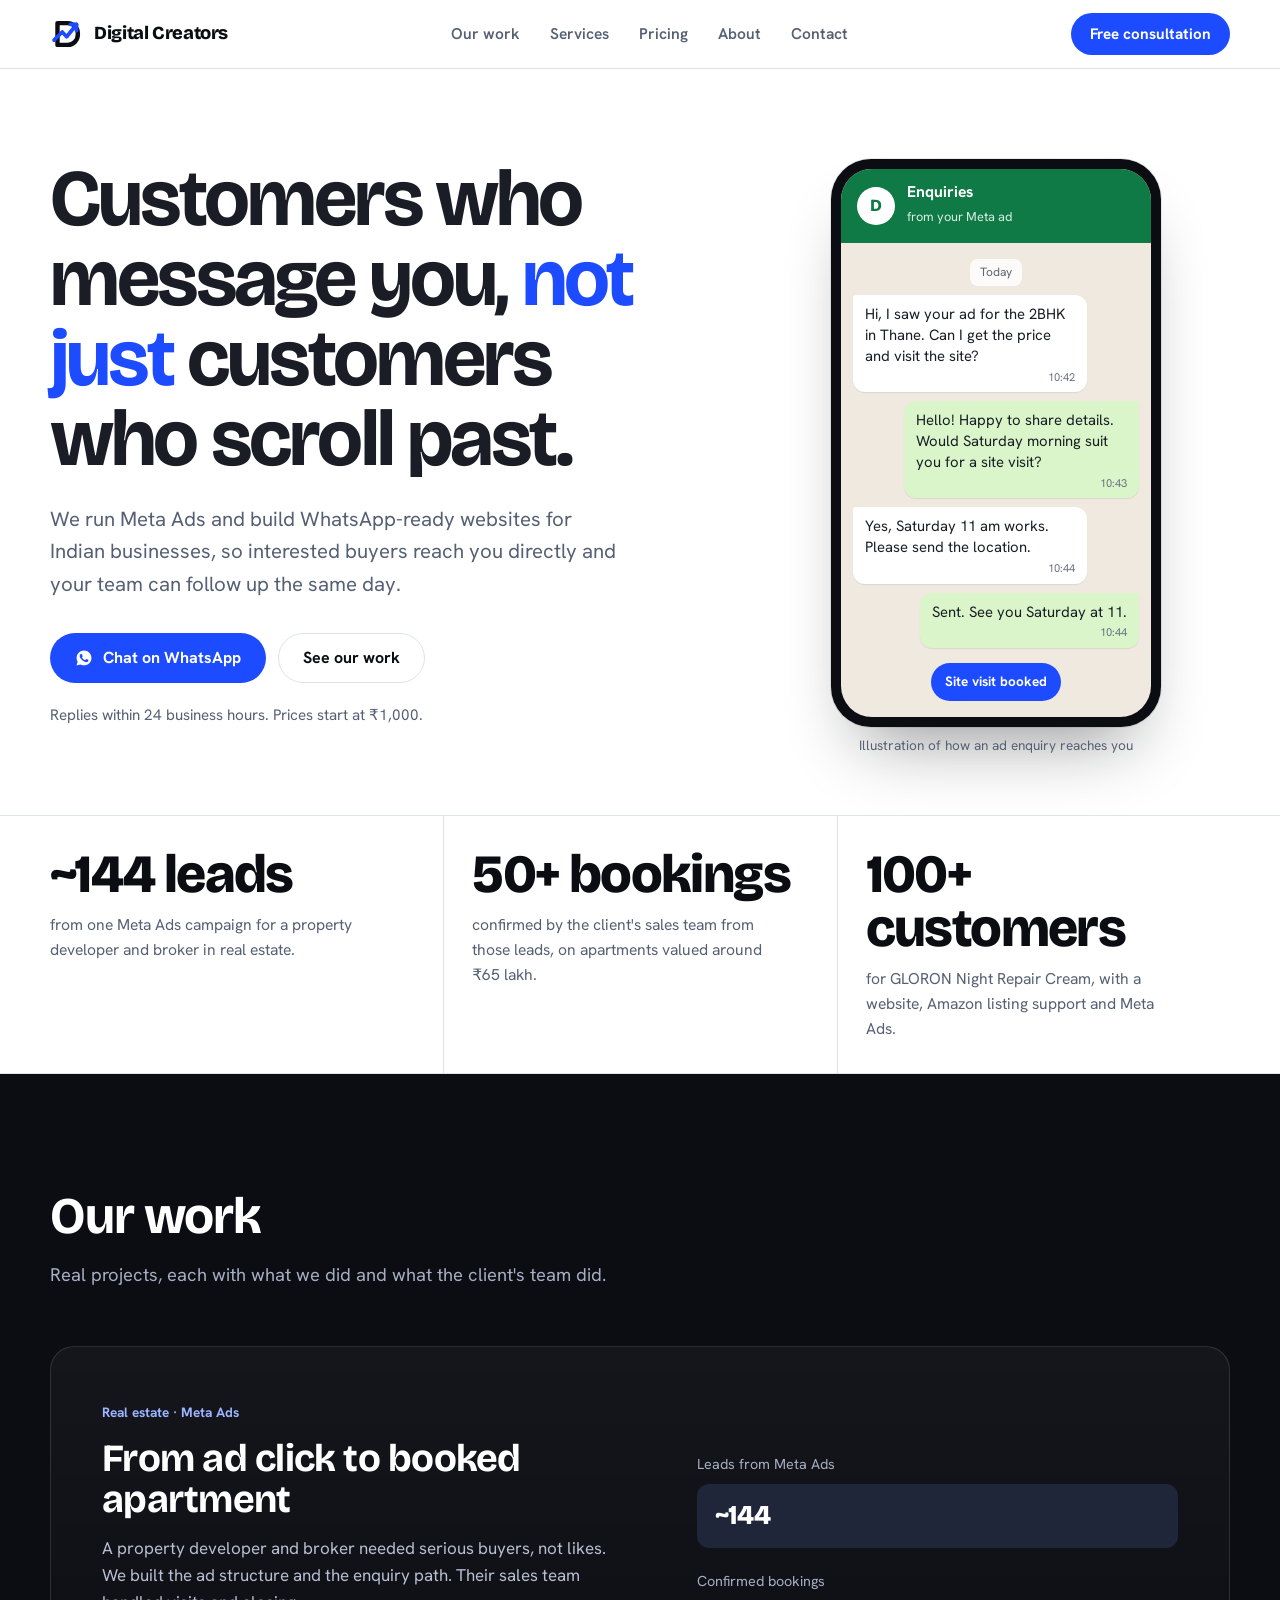
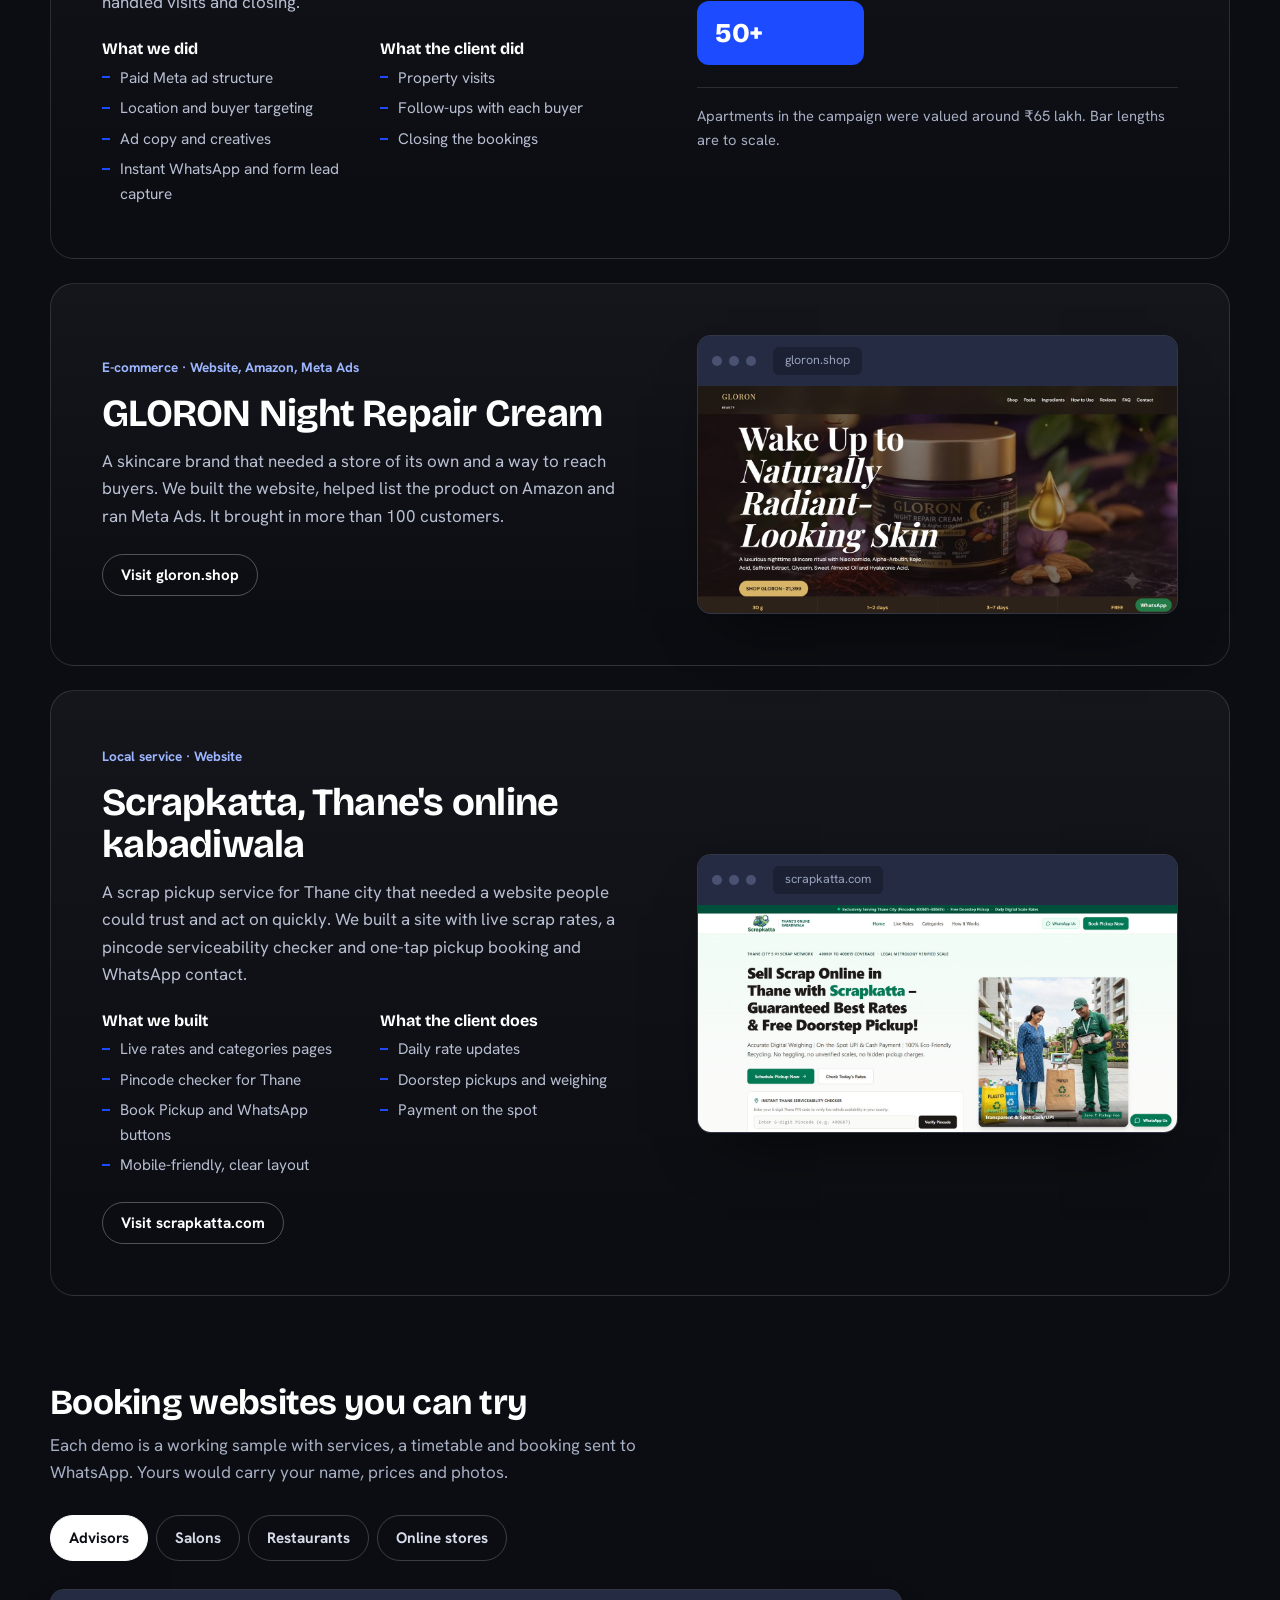
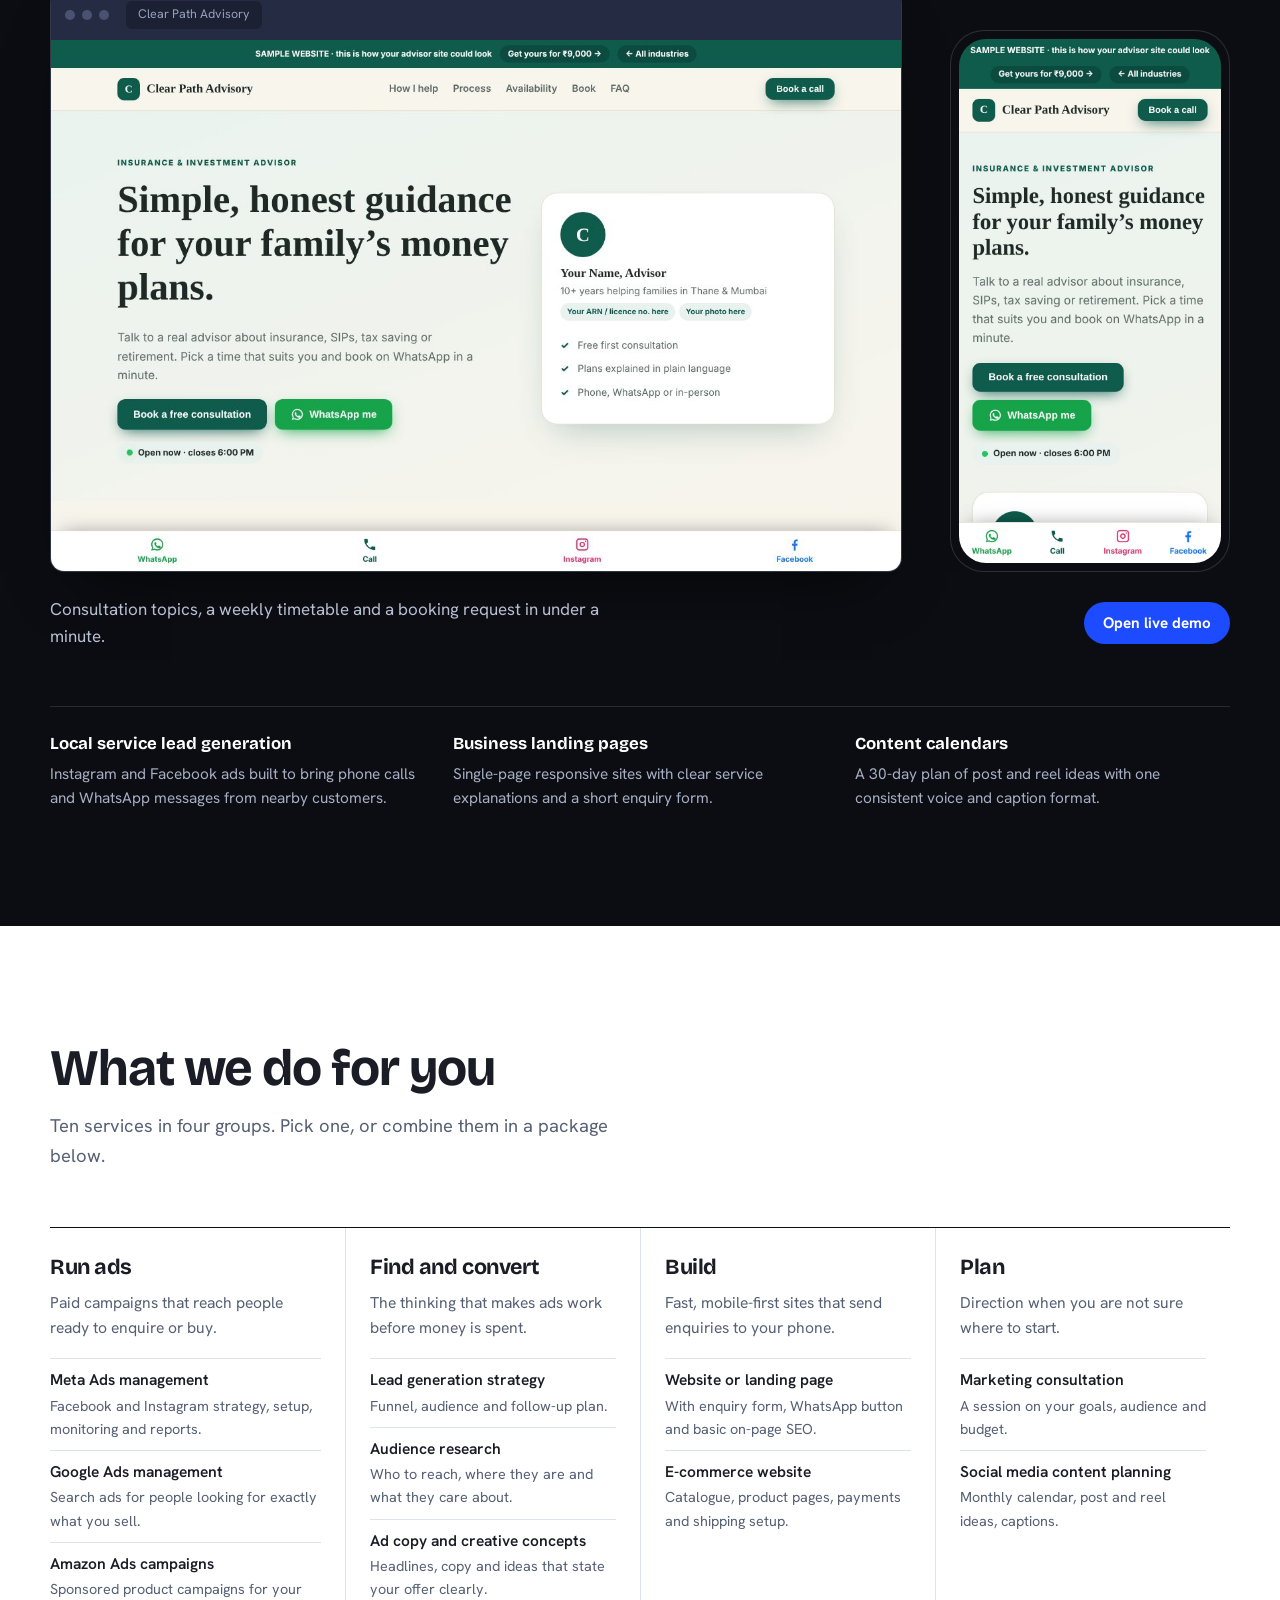
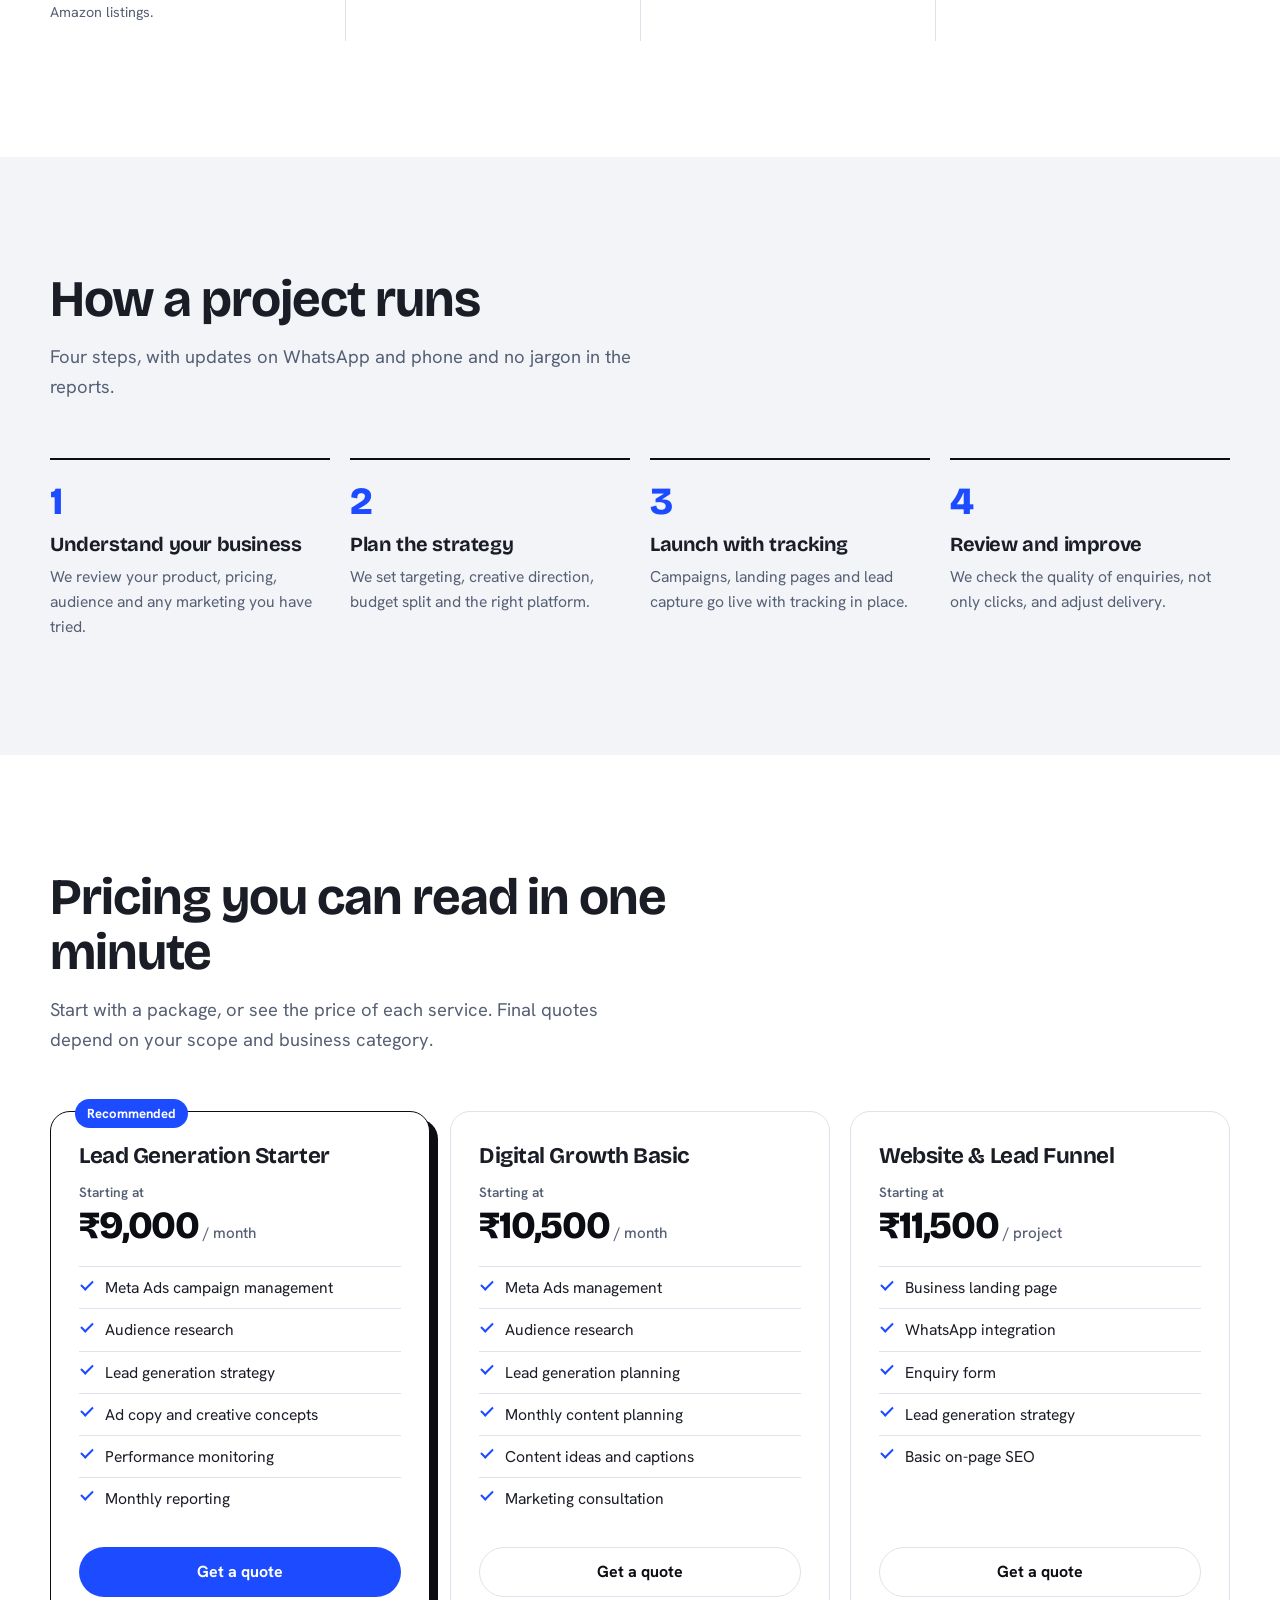
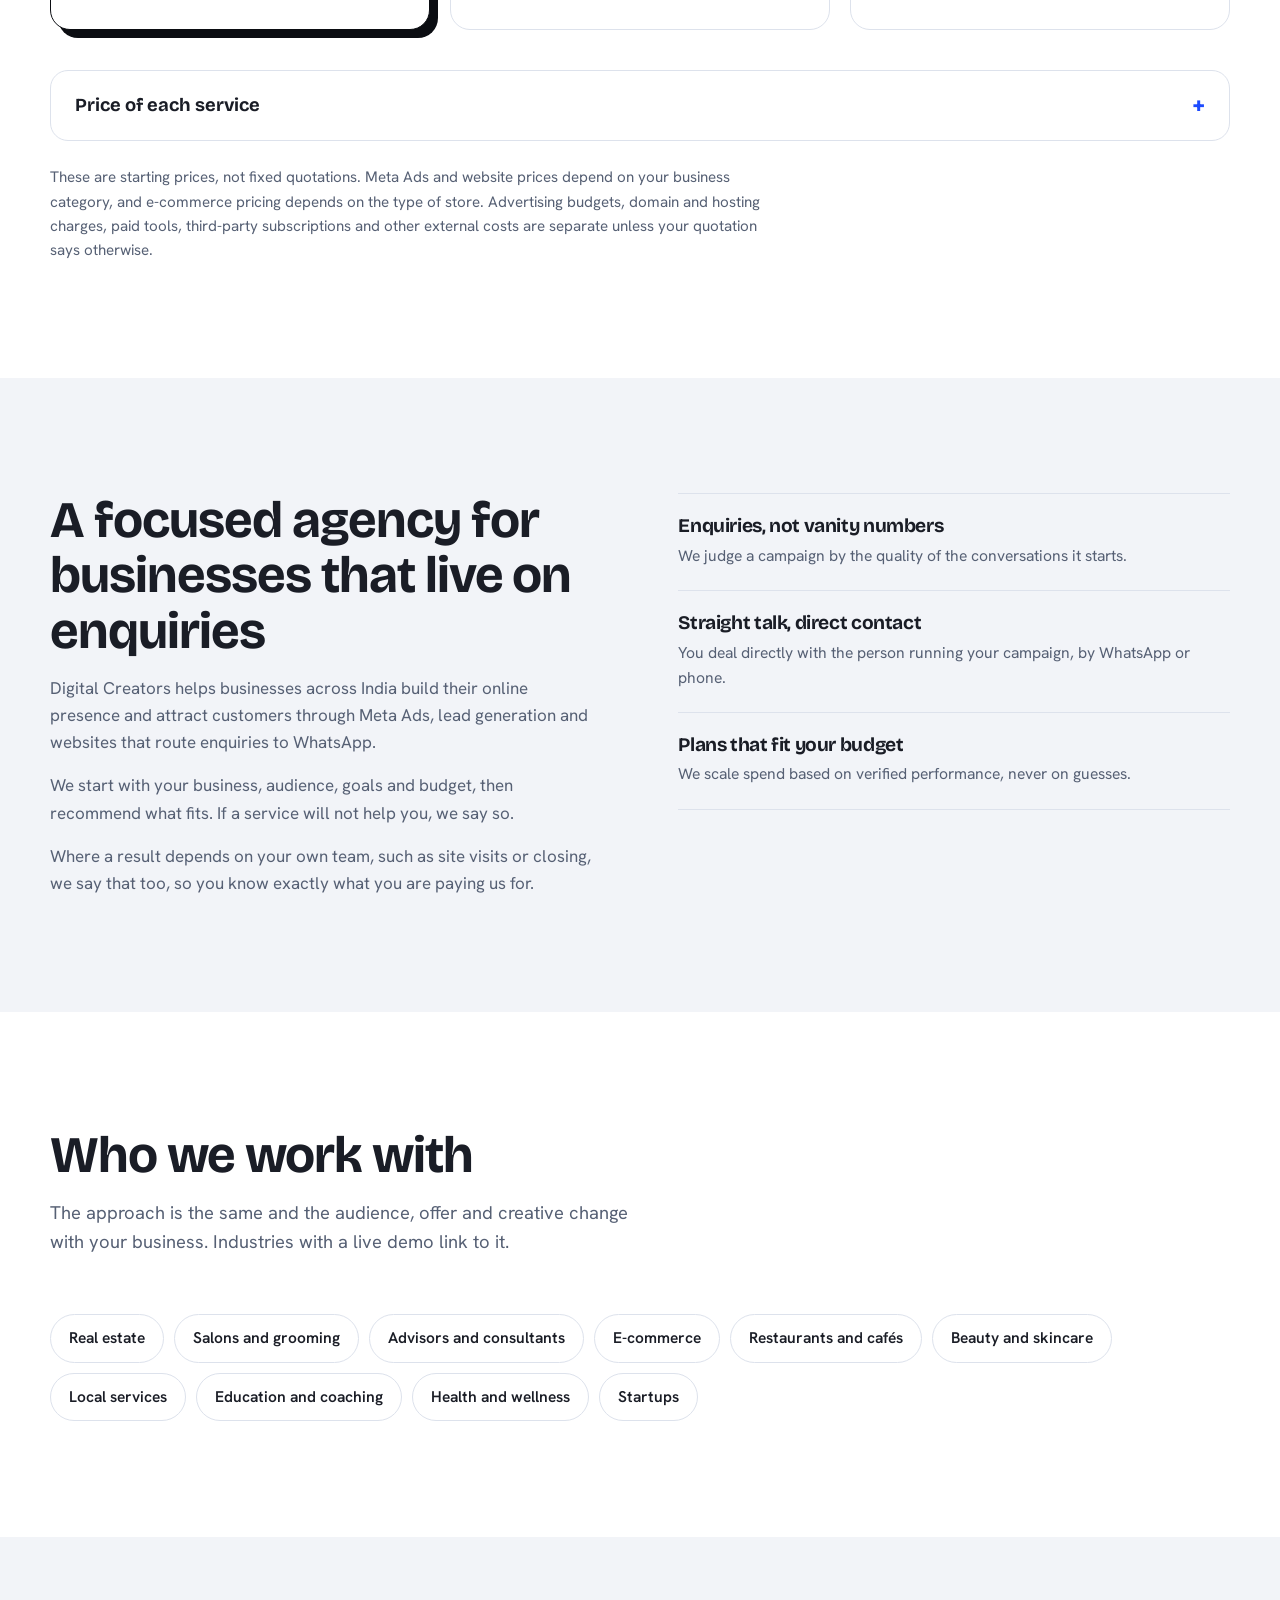
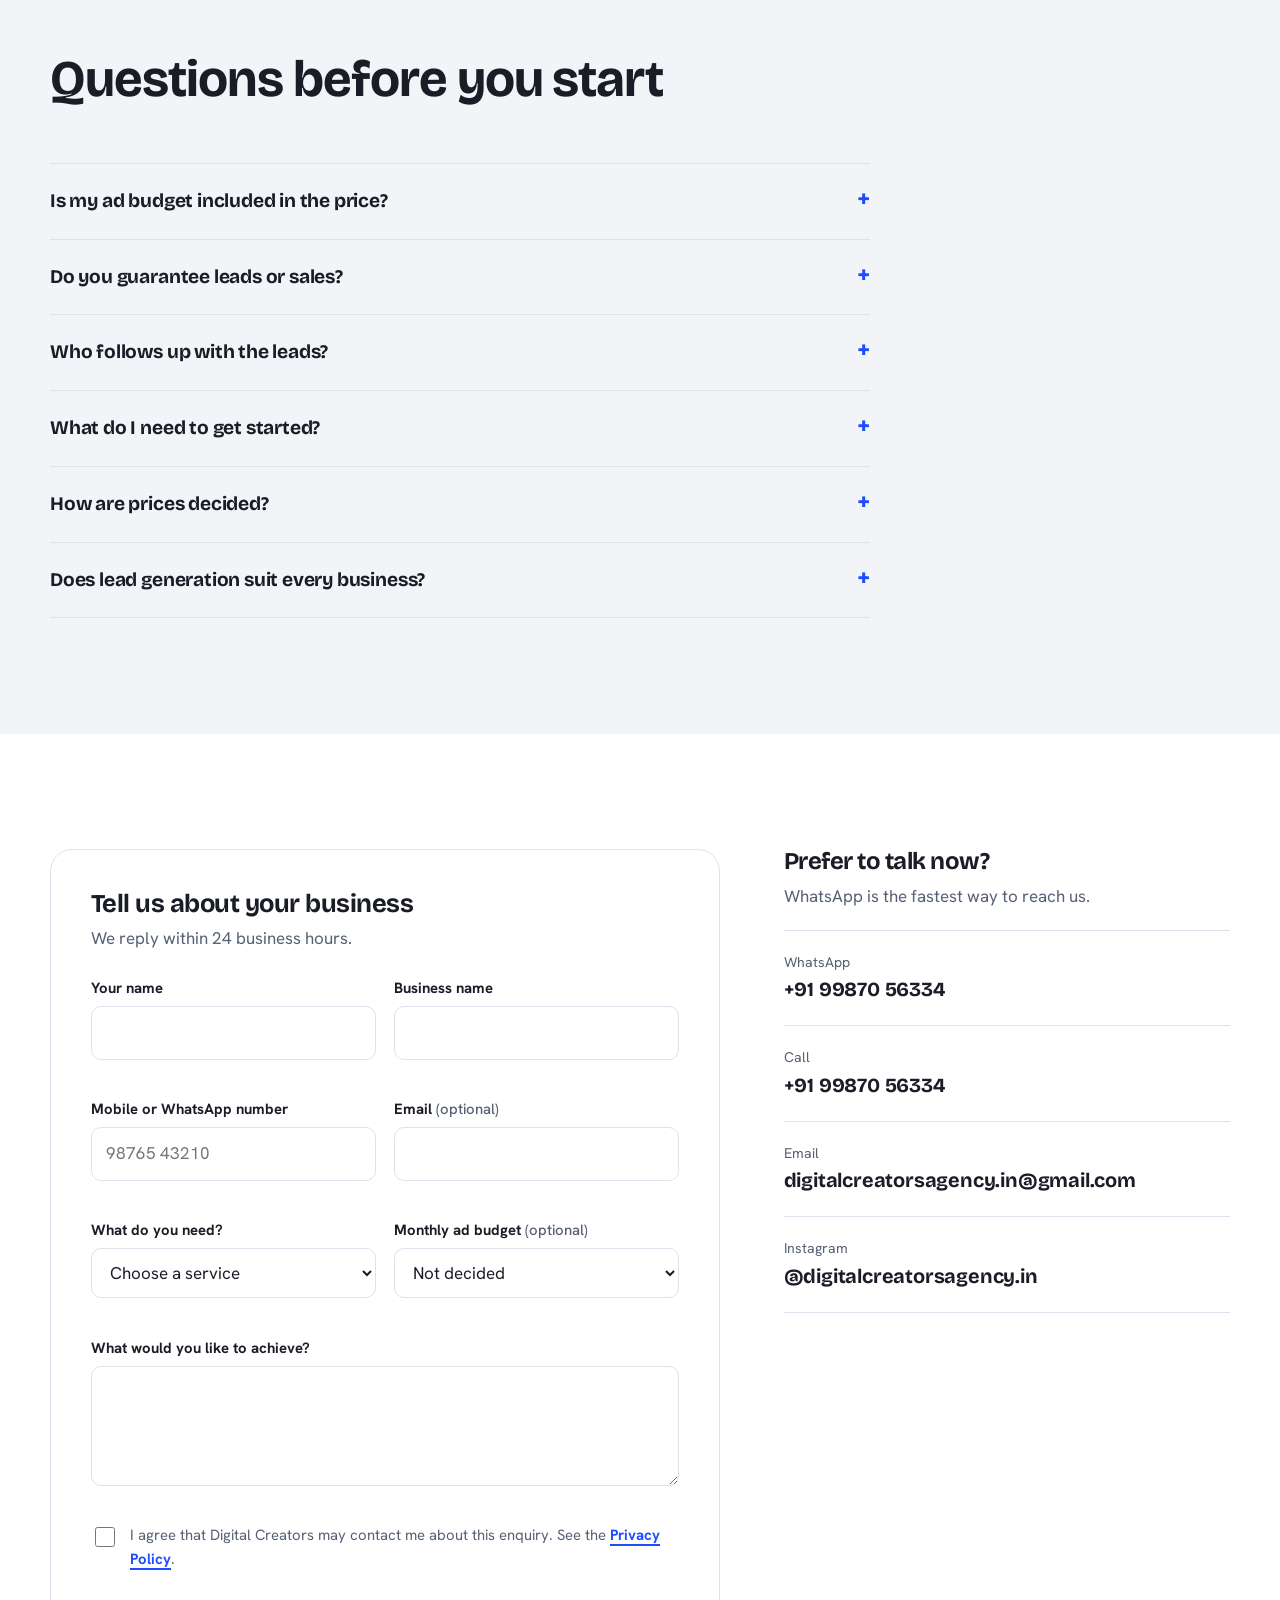
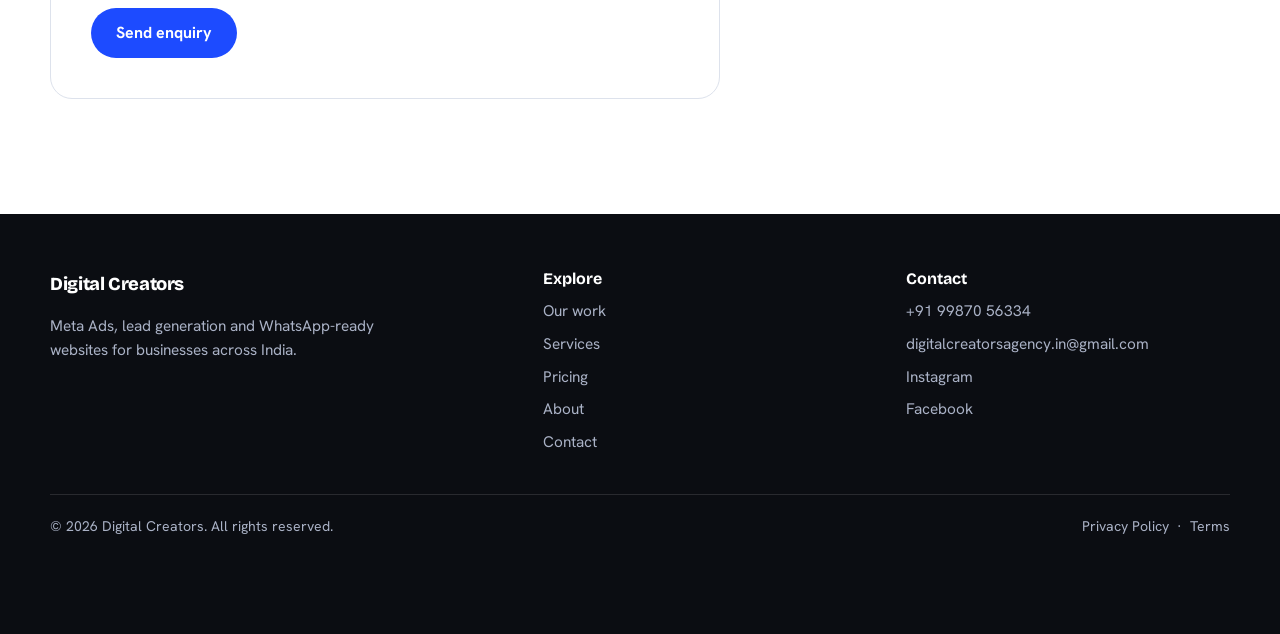
<file: index.html>
<!DOCTYPE html>
<html lang="en">
<head>
  <meta charset="UTF-8">
  <meta name="viewport" content="width=device-width, initial-scale=1.0">
  <title>Digital Creators | Meta Ads, Lead Generation & Websites for Indian Businesses</title>
  <meta name="description" content="Digital Creators runs Meta Ads and builds WhatsApp-ready websites that bring Indian businesses real enquiries. See our work, transparent starting prices and live demo sites.">
  <link rel="canonical" href="https://digitalcreatorsagency.online/">
  <meta name="theme-color" content="#ffffff">

  <meta property="og:type" content="website">
  <meta property="og:site_name" content="Digital Creators">
  <meta property="og:url" content="https://digitalcreatorsagency.online/">
  <meta property="og:title" content="Digital Creators | Meta Ads, Lead Generation & Websites for Indian Businesses">
  <meta property="og:description" content="Meta Ads and WhatsApp-ready websites that bring Indian businesses real enquiries. See our work and starting prices.">
  <meta property="og:image" content="https://digitalcreatorsagency.online/img/og-image.png">
  <meta property="og:image:width" content="1200">
  <meta property="og:image:height" content="630">
  <meta name="twitter:card" content="summary_large_image">
  <meta name="twitter:image" content="https://digitalcreatorsagency.online/img/og-image.png">

  <link rel="icon" href="favicon.svg" type="image/svg+xml">
  <link rel="preconnect" href="https://fonts.googleapis.com">
  <link rel="preconnect" href="https://fonts.gstatic.com" crossorigin>
  <link href="https://fonts.googleapis.com/css2?family=Bricolage+Grotesque:opsz,wght@12..96,500;12..96,700;12..96,800&family=Hanken+Grotesk:wght@400;500;600;700&display=swap" rel="stylesheet">
  <link rel="stylesheet" href="css/site.css">

  <script type="application/ld+json">
  {
    "@context": "https://schema.org",
    "@type": "ProfessionalService",
    "name": "Digital Creators",
    "url": "https://digitalcreatorsagency.online/",
    "logo": "https://digitalcreatorsagency.online/logo.svg",
    "image": "https://digitalcreatorsagency.online/img/og-image.png",
    "telephone": "+919987056334",
    "email": "digitalcreatorsagency.in@gmail.com",
    "areaServed": "IN",
    "description": "Digital marketing and lead-generation agency for Indian businesses: Meta Ads, Google Ads, Amazon Ads and WhatsApp-ready websites.",
    "sameAs": [
      "https://www.instagram.com/digitalcreatorsagency.in/",
      "https://www.facebook.com/profile.php?id=61593325967144"
    ]
  }
  </script>
</head>
<body>
  <a class="skip" href="#main">Skip to content</a>

  <header class="site-header">
    <div class="wrap nav">
      <a class="brand" href="#top" aria-label="Digital Creators, home">
        <svg class="brand-mark" viewBox="0 0 100 100" aria-hidden="true"><path d="M22 18H52C69 18 82 31 82 50C82 69 69 82 52 82H22V18Z" stroke="#0b0d12" stroke-width="13" stroke-linejoin="round" fill="none"/><path d="M12 68L36 44L49 58L78 22" stroke="#1d4bff" stroke-width="11" stroke-linecap="round" stroke-linejoin="round" fill="none"/><path d="M60 22H78V40" stroke="#1d4bff" stroke-width="11" stroke-linecap="round" stroke-linejoin="round" fill="none"/></svg>
        Digital Creators
      </a>
      <nav id="site-nav" class="nav-links" aria-label="Main">
        <a href="#work">Our work</a>
        <a href="#services">Services</a>
        <a href="#pricing">Pricing</a>
        <a href="#about">About</a>
        <a href="#contact">Contact</a>
      </nav>
      <div class="nav-cta">
        <a class="btn btn-primary btn-sm" data-wa="Hi Digital Creators, I visited your website and would like a free consultation." href="https://wa.me/919987056334" target="_blank" rel="noopener">Free consultation</a>
        <button class="nav-toggle" id="navToggle" aria-expanded="false" aria-controls="site-nav" aria-label="Open menu"><span></span></button>
      </div>
    </div>
  </header>

  <main id="main">
    <div id="top"></div>

    <!-- HERO -->
    <section class="hero" aria-labelledby="hero-title">
      <div class="wrap hero-grid">
        <div>
          <h1 id="hero-title">Customers who message you, <em>not just</em> customers who scroll past.</h1>
          <p class="hero-lead">We run Meta Ads and build WhatsApp-ready websites for Indian businesses, so interested buyers reach you directly and your team can follow up the same day.</p>
          <div class="hero-actions">
            <a class="btn btn-primary" data-wa="Hi Digital Creators, I visited your website and would like a free consultation." href="https://wa.me/919987056334" target="_blank" rel="noopener">
              <svg viewBox="0 0 24 24" fill="currentColor" aria-hidden="true"><path d="M12.04 2C6.58 2 2.13 6.45 2.13 11.91c0 1.75.46 3.45 1.32 4.95L2.05 22l5.25-1.38a9.9 9.9 0 0 0 4.74 1.21c5.46 0 9.91-4.45 9.91-9.91S17.5 2 12.04 2Zm5.8 14.12c-.25.69-1.44 1.32-1.98 1.37-.5.05-1.13.07-1.82-.11-.42-.11-.96-.31-1.65-.6-2.9-1.25-4.8-4.17-4.94-4.37-.14-.19-1.18-1.57-1.18-3s.75-2.13 1.02-2.42c.26-.29.57-.36.76-.36h.55c.18 0 .42-.07.65.5.25.59.84 2.05.91 2.2.07.14.12.32.02.51-.1.19-.14.31-.29.48-.14.17-.3.38-.43.51-.14.14-.29.3-.12.58.16.29.72 1.19 1.55 1.93 1.06.95 1.96 1.24 2.24 1.38.29.14.45.12.62-.07.17-.19.72-.84.91-1.13.19-.29.38-.24.65-.14.26.1 1.67.79 1.96.93.29.14.48.22.55.34.07.12.07.7-.18 1.39Z"/></svg>
              Chat on WhatsApp
            </a>
            <a class="btn btn-ghost" href="#work">See our work</a>
          </div>
          <p class="hero-note">Replies within 24 business hours. Prices start at ₹1,000.</p>
        </div>

        <div class="phone-stage" aria-hidden="true">
          <div class="phone">
            <div class="phone-screen">
              <div class="chat-head"><span class="chat-avatar">D</span><div><b>Enquiries</b><small>from your Meta ad</small></div></div>
              <div class="chat-body">
                <span class="chat-tag">Today</span>
                <div class="msg in">Hi, I saw your ad for the 2BHK in Thane. Can I get the price and visit the site?<time>10:42</time></div>
                <div class="msg out">Hello! Happy to share details. Would Saturday morning suit you for a site visit?<time>10:43</time></div>
                <div class="msg in">Yes, Saturday 11 am works. Please send the location.<time>10:44</time></div>
                <div class="msg out">Sent. See you Saturday at 11.<time>10:44</time></div>
                <span class="booked">Site visit booked</span>
              </div>
            </div>
          </div>
          <span class="phone-caption">Illustration of how an ad enquiry reaches you</span>
        </div>
      </div>
    </section>

    <!-- PROOF -->
    <section class="proof" aria-label="Results">
      <div class="wrap proof-grid">
        <div class="proof-item"><div class="proof-num">~144 leads</div><p>from one Meta Ads campaign for a property developer and broker in real estate.</p></div>
        <div class="proof-item"><div class="proof-num">50+ bookings</div><p>confirmed by the client's sales team from those leads, on apartments valued around ₹65 lakh.</p></div>
        <div class="proof-item"><div class="proof-num">100+ customers</div><p>for GLORON Night Repair Cream, with a website, Amazon listing support and Meta Ads.</p></div>
      </div>
    </section>

    <!-- WORK -->
    <section class="section dark" id="work" aria-labelledby="work-title">
      <div class="wrap">
        <div class="section-head">
          <h2 id="work-title">Our work</h2>
          <p>Real projects, each with what we did and what the client's team did.</p>
        </div>

        <article class="case">
          <div>
            <span class="case-tag">Real estate · Meta Ads</span>
            <h3>From ad click to booked apartment</h3>
            <p class="case-lead">A property developer and broker needed serious buyers, not likes. We built the ad structure and the enquiry path. Their sales team handled visits and closing.</p>
            <div class="case-cols">
              <div>
                <h4>What we did</h4>
                <ul>
                  <li>Paid Meta ad structure</li>
                  <li>Location and buyer targeting</li>
                  <li>Ad copy and creatives</li>
                  <li>Instant WhatsApp and form lead capture</li>
                </ul>
              </div>
              <div>
                <h4>What the client did</h4>
                <ul>
                  <li>Property visits</li>
                  <li>Follow-ups with each buyer</li>
                  <li>Closing the bookings</li>
                </ul>
              </div>
            </div>
          </div>
          <div class="funnel" role="img" aria-label="Chart: about 144 leads produced more than 50 bookings, roughly one booking for every three leads.">
            <div class="bar-row"><small>Leads from Meta Ads</small><div class="bar leads">~144</div></div>
            <div class="bar-row"><small>Confirmed bookings</small><div class="bar bookings">50+</div></div>
            <p class="funnel-note">Apartments in the campaign were valued around ₹65 lakh. Bar lengths are to scale.</p>
          </div>
        </article>

        <article class="case">
          <div>
            <span class="case-tag">E-commerce · Website, Amazon, Meta Ads</span>
            <h3>GLORON Night Repair Cream</h3>
            <p class="case-lead">A skincare brand that needed a store of its own and a way to reach buyers. We built the website, helped list the product on Amazon and ran Meta Ads. It brought in more than 100 customers.</p>
            <a class="btn btn-on-dark btn-sm case-link" href="https://gloron.shop" target="_blank" rel="noopener">Visit gloron.shop</a>
          </div>
          <div class="browser case-shot">
            <div class="browser-bar"><i></i><i></i><i></i><span>gloron.shop</span></div>
            <img src="img/work-gloron.jpg" width="1400" height="669" loading="lazy" alt="GLORON Beauty website home page: Wake up to naturally radiant-looking skin with GLORON Night Repair Cream, shop button and WhatsApp chat.">
          </div>
        </article>

        <article class="case">
          <div>
            <span class="case-tag">Local service · Website</span>
            <h3>Scrapkatta, Thane's online kabadiwala</h3>
            <p class="case-lead">A scrap pickup service for Thane city that needed a website people could trust and act on quickly. We built a site with live scrap rates, a pincode serviceability checker and one-tap pickup booking and WhatsApp contact.</p>
            <div class="case-cols">
              <div>
                <h4>What we built</h4>
                <ul>
                  <li>Live rates and categories pages</li>
                  <li>Pincode checker for Thane</li>
                  <li>Book Pickup and WhatsApp buttons</li>
                  <li>Mobile-friendly, clear layout</li>
                </ul>
              </div>
              <div>
                <h4>What the client does</h4>
                <ul>
                  <li>Daily rate updates</li>
                  <li>Doorstep pickups and weighing</li>
                  <li>Payment on the spot</li>
                </ul>
              </div>
            </div>
            <a class="btn btn-on-dark btn-sm case-link" href="https://scrapkatta.com" target="_blank" rel="noopener">Visit scrapkatta.com</a>
          </div>
          <div class="browser case-shot">
            <div class="browser-bar"><i></i><i></i><i></i><span>scrapkatta.com</span></div>
            <img src="img/work-scrapkatta.jpg" width="1400" height="665" loading="lazy" alt="Scrapkatta website home page: Sell scrap online in Thane with free doorstep pickup, a pincode checker and WhatsApp button.">
          </div>
        </article>

        <div class="demos-head">
          <h3>Booking websites you can try</h3>
          <p>Each demo is a working sample with services, a timetable and booking sent to WhatsApp. Yours would carry your name, prices and photos.</p>
        </div>

        <div class="tabs" role="tablist" aria-label="Demo websites">
          <button class="tab" role="tab" aria-selected="true" aria-controls="demo-panel" id="tab-advisor" data-demo="advisor">Advisors</button>
          <button class="tab" role="tab" aria-selected="false" aria-controls="demo-panel" id="tab-salon" data-demo="salon">Salons</button>
          <button class="tab" role="tab" aria-selected="false" aria-controls="demo-panel" id="tab-restaurant" data-demo="restaurant">Restaurants</button>
          <button class="tab" role="tab" aria-selected="false" aria-controls="demo-panel" id="tab-ecommerce" data-demo="ecommerce">Online stores</button>
        </div>
        <div id="demo-panel" role="tabpanel" aria-labelledby="tab-advisor">
          <div class="demo-stage">
            <div class="browser">
              <div class="browser-bar"><i></i><i></i><i></i><span id="demo-url">Clear Path Advisory</span></div>
              <img id="demo-desktop" src="img/demo-advisor-desktop.jpg" width="1280" height="800" alt="Desktop view of the sample advisor website" loading="lazy">
            </div>
            <div class="phone-sm"><img id="demo-mobile" src="img/demo-advisor-mobile.jpg" width="780" height="1560" alt="Mobile view of the sample advisor website" loading="lazy"></div>
          </div>
          <div class="demo-meta">
            <p id="demo-caption">Consultation topics, a weekly timetable and a booking request in under a minute.</p>
            <a id="demo-link" class="btn btn-primary btn-sm" href="demo-advisor.html" target="_blank" rel="noopener">Open live demo</a>
          </div>
        </div>

        <div class="also">
          <div><h4>Local service lead generation</h4><p>Instagram and Facebook ads built to bring phone calls and WhatsApp messages from nearby customers.</p></div>
          <div><h4>Business landing pages</h4><p>Single-page responsive sites with clear service explanations and a short enquiry form.</p></div>
          <div><h4>Content calendars</h4><p>A 30-day plan of post and reel ideas with one consistent voice and caption format.</p></div>
        </div>
      </div>
    </section>

    <!-- SERVICES -->
    <section class="section" id="services" aria-labelledby="services-title">
      <div class="wrap">
        <div class="section-head">
          <h2 id="services-title">What we do for you</h2>
          <p>Ten services in four groups. Pick one, or combine them in a package below.</p>
        </div>
        <div class="svc-grid">
          <div class="svc">
            <h3>Run ads</h3>
            <p>Paid campaigns that reach people ready to enquire or buy.</p>
            <ul>
              <li>Meta Ads management<span>Facebook and Instagram strategy, setup, monitoring and reports.</span></li>
              <li>Google Ads management<span>Search ads for people looking for exactly what you sell.</span></li>
              <li>Amazon Ads campaigns<span>Sponsored product campaigns for your Amazon listings.</span></li>
            </ul>
          </div>
          <div class="svc">
            <h3>Find and convert</h3>
            <p>The thinking that makes ads work before money is spent.</p>
            <ul>
              <li>Lead generation strategy<span>Funnel, audience and follow-up plan.</span></li>
              <li>Audience research<span>Who to reach, where they are and what they care about.</span></li>
              <li>Ad copy and creative concepts<span>Headlines, copy and ideas that state your offer clearly.</span></li>
            </ul>
          </div>
          <div class="svc">
            <h3>Build</h3>
            <p>Fast, mobile-first sites that send enquiries to your phone.</p>
            <ul>
              <li>Website or landing page<span>With enquiry form, WhatsApp button and basic on-page SEO.</span></li>
              <li>E-commerce website<span>Catalogue, product pages, payments and shipping setup.</span></li>
            </ul>
          </div>
          <div class="svc">
            <h3>Plan</h3>
            <p>Direction when you are not sure where to start.</p>
            <ul>
              <li>Marketing consultation<span>A session on your goals, audience and budget.</span></li>
              <li>Social media content planning<span>Monthly calendar, post and reel ideas, captions.</span></li>
            </ul>
          </div>
        </div>
      </div>
    </section>

    <!-- PROCESS -->
    <section class="section tint" aria-labelledby="process-title">
      <div class="wrap">
        <div class="section-head">
          <h2 id="process-title">How a project runs</h2>
          <p>Four steps, with updates on WhatsApp and phone and no jargon in the reports.</p>
        </div>
        <ol class="steps">
          <li class="step"><h3>Understand your business</h3><p>We review your product, pricing, audience and any marketing you have tried.</p></li>
          <li class="step"><h3>Plan the strategy</h3><p>We set targeting, creative direction, budget split and the right platform.</p></li>
          <li class="step"><h3>Launch with tracking</h3><p>Campaigns, landing pages and lead capture go live with tracking in place.</p></li>
          <li class="step"><h3>Review and improve</h3><p>We check the quality of enquiries, not only clicks, and adjust delivery.</p></li>
        </ol>
      </div>
    </section>

    <!-- PRICING -->
    <section class="section" id="pricing" aria-labelledby="pricing-title">
      <div class="wrap">
        <div class="section-head">
          <h2 id="pricing-title">Pricing you can read in one minute</h2>
          <p>Start with a package, or see the price of each service. Final quotes depend on your scope and business category.</p>
        </div>

        <div class="pkgs">
          <article class="pkg featured">
            <span class="pkg-flag">Recommended</span>
            <h3>Lead Generation Starter</h3>
            <div class="price"><span class="price-from">Starting at</span>₹9,000<small>/ month</small></div>
            <ul>
              <li>Meta Ads campaign management</li>
              <li>Audience research</li>
              <li>Lead generation strategy</li>
              <li>Ad copy and creative concepts</li>
              <li>Performance monitoring</li>
              <li>Monthly reporting</li>
            </ul>
            <a class="btn btn-primary" data-wa="Hi Digital Creators, I'd like a quote for the Lead Generation Starter package." href="https://wa.me/919987056334" target="_blank" rel="noopener">Get a quote</a>
          </article>
          <article class="pkg">
            <h3>Digital Growth Basic</h3>
            <div class="price"><span class="price-from">Starting at</span>₹10,500<small>/ month</small></div>
            <ul>
              <li>Meta Ads management</li>
              <li>Audience research</li>
              <li>Lead generation planning</li>
              <li>Monthly content planning</li>
              <li>Content ideas and captions</li>
              <li>Marketing consultation</li>
            </ul>
            <a class="btn btn-ghost" data-wa="Hi Digital Creators, I'd like a quote for the Digital Growth Basic package." href="https://wa.me/919987056334" target="_blank" rel="noopener">Get a quote</a>
          </article>
          <article class="pkg">
            <h3>Website &amp; Lead Funnel</h3>
            <div class="price"><span class="price-from">Starting at</span>₹11,500<small>/ project</small></div>
            <ul>
              <li>Business landing page</li>
              <li>WhatsApp integration</li>
              <li>Enquiry form</li>
              <li>Lead generation strategy</li>
              <li>Basic on-page SEO</li>
            </ul>
            <a class="btn btn-ghost" data-wa="Hi Digital Creators, I'd like a quote for the Website & Lead Funnel package." href="https://wa.me/919987056334" target="_blank" rel="noopener">Get a quote</a>
          </article>
        </div>

        <details class="rate-card">
          <summary>Price of each service</summary>
          <div class="table-scroll">
            <table class="rates">
              <thead><tr><th scope="col">Service</th><th scope="col">Starting price</th><th scope="col"><span class="visually-hidden">Action</span></th></tr></thead>
              <tbody>
                <tr><td>Meta Ads strategy and campaign management</td><td>₹8,000 / month</td><td><a class="link" data-wa="Hi Digital Creators, I'd like a quote for Meta Ads management." href="https://wa.me/919987056334" target="_blank" rel="noopener">Get a quote</a></td></tr>
                <tr><td>Google Ads management</td><td>₹6,000 / month</td><td><a class="link" data-wa="Hi Digital Creators, I'd like a quote for Google Ads management." href="https://wa.me/919987056334" target="_blank" rel="noopener">Get a quote</a></td></tr>
                <tr><td>Amazon Ads campaign</td><td>₹3,500 / project</td><td><a class="link" data-wa="Hi Digital Creators, I'd like a quote for an Amazon Ads campaign." href="https://wa.me/919987056334" target="_blank" rel="noopener">Get a quote</a></td></tr>
                <tr><td>Lead generation strategy</td><td>₹2,500 / project</td><td><a class="link" data-wa="Hi Digital Creators, I'd like a quote for a lead generation strategy." href="https://wa.me/919987056334" target="_blank" rel="noopener">Get a quote</a></td></tr>
                <tr><td>Ad copy and creative concepts</td><td>₹2,500 / batch</td><td><a class="link" data-wa="Hi Digital Creators, I'd like a quote for ad copy and creative concepts." href="https://wa.me/919987056334" target="_blank" rel="noopener">Get a quote</a></td></tr>
                <tr><td>Social media content planning</td><td>₹1,500 / month</td><td><a class="link" data-wa="Hi Digital Creators, I'd like a quote for social media content planning." href="https://wa.me/919987056334" target="_blank" rel="noopener">Get a quote</a></td></tr>
                <tr><td>Audience research</td><td>₹1,000 / project</td><td><a class="link" data-wa="Hi Digital Creators, I'd like a quote for audience research." href="https://wa.me/919987056334" target="_blank" rel="noopener">Get a quote</a></td></tr>
                <tr><td>Marketing consultation</td><td>₹1,000 / session</td><td><a class="link" data-wa="Hi Digital Creators, I'd like to book a marketing consultation." href="https://wa.me/919987056334" target="_blank" rel="noopener">Book a session</a></td></tr>
                <tr><td>Basic website or landing page</td><td>₹9,000 one-time</td><td><a class="link" data-wa="Hi Digital Creators, I'd like a quote for a website or landing page." href="https://wa.me/919987056334" target="_blank" rel="noopener">Get a quote</a></td></tr>
                <tr><td>E-commerce website</td><td>₹20,000 one-time</td><td><a class="link" data-wa="Hi Digital Creators, I'd like a quote for an e-commerce website." href="https://wa.me/919987056334" target="_blank" rel="noopener">Get a quote</a></td></tr>
              </tbody>
            </table>
          </div>
        </details>
        <p class="fine">These are starting prices, not fixed quotations. Meta Ads and website prices depend on your business category, and e-commerce pricing depends on the type of store. Advertising budgets, domain and hosting charges, paid tools, third-party subscriptions and other external costs are separate unless your quotation says otherwise.</p>
      </div>
    </section>

    <!-- ABOUT -->
    <section class="section tint" id="about" aria-labelledby="about-title">
      <div class="wrap about-grid">
        <div class="copy">
          <div class="section-head" style="margin-bottom:0">
            <h2 id="about-title">A focused agency for businesses that live on enquiries</h2>
          </div>
          <p>Digital Creators helps businesses across India build their online presence and attract customers through Meta Ads, lead generation and websites that route enquiries to WhatsApp.</p>
          <p>We start with your business, audience, goals and budget, then recommend what fits. If a service will not help you, we say so.</p>
          <p>Where a result depends on your own team, such as site visits or closing, we say that too, so you know exactly what you are paying us for.</p>
        </div>
        <div class="why">
          <div><h3>Enquiries, not vanity numbers</h3><p>We judge a campaign by the quality of the conversations it starts.</p></div>
          <div><h3>Straight talk, direct contact</h3><p>You deal directly with the person running your campaign, by WhatsApp or phone.</p></div>
          <div><h3>Plans that fit your budget</h3><p>We scale spend based on verified performance, never on guesses.</p></div>
        </div>
      </div>
    </section>

    <!-- INDUSTRIES -->
    <section class="section" id="industries" aria-labelledby="ind-title">
      <div class="wrap">
        <div class="section-head">
          <h2 id="ind-title">Who we work with</h2>
          <p>The approach is the same and the audience, offer and creative change with your business. Industries with a live demo link to it.</p>
        </div>
        <div class="chips">
          <span class="chip">Real estate</span>
          <a class="chip" href="demo-salon.html">Salons and grooming</a>
          <a class="chip" href="demo-advisor.html">Advisors and consultants</a>
          <a class="chip" href="demo-ecommerce.html">E-commerce</a>
          <a class="chip" href="demo-restaurant.html">Restaurants and cafés</a>
          <span class="chip">Beauty and skincare</span>
          <span class="chip">Local services</span>
          <span class="chip">Education and coaching</span>
          <span class="chip">Health and wellness</span>
          <span class="chip">Startups</span>
        </div>
      </div>
    </section>

    <!-- FAQ -->
    <section class="section tint" aria-labelledby="faq-title">
      <div class="wrap">
        <div class="section-head"><h2 id="faq-title">Questions before you start</h2></div>
        <div class="faq">
          <details><summary>Is my ad budget included in the price?</summary><p>No. Advertising spend is paid by you directly to Meta or Google. Our price covers strategy, setup, management and reporting.</p></details>
          <details><summary>Do you guarantee leads or sales?</summary><p>No, and be careful of anyone who does. We plan for the best enquiries your offer and budget can earn, and we tell you early if something is not working.</p></details>
          <details><summary>Who follows up with the leads?</summary><p>Your team does. We set up instant WhatsApp and form capture so enquiries reach you quickly. Visits, calls and closing stay with you.</p></details>
          <details><summary>What do I need to get started?</summary><p>Your offer, your price range, photos or creatives if you have them, and a WhatsApp number that will answer enquiries. We help with the rest.</p></details>
          <details><summary>How are prices decided?</summary><p>Starting prices are listed above. The final quote depends on your business category, scope and campaign complexity, and you approve it before we begin.</p></details>
          <details><summary>Does lead generation suit every business?</summary><p>No. We check each business first, and if ads are not the right fit yet, we will say so.</p></details>
        </div>
      </div>
    </section>

    <!-- CONTACT -->
    <section class="section" id="contact" aria-labelledby="contact-title">
      <div class="wrap contact-grid">
        <div class="form-card">
          <h3 id="contact-title">Tell us about your business</h3>
          <p>We reply within 24 business hours.</p>
          <form id="enquiryForm" class="fields" novalidate>
            <div class="field"><label for="fullName">Your name</label><input id="fullName" name="fullName" autocomplete="name" required><span class="err" data-err="fullName"></span></div>
            <div class="field"><label for="businessName">Business name</label><input id="businessName" name="businessName" autocomplete="organization" required><span class="err" data-err="businessName"></span></div>
            <div class="field"><label for="mobileNumber">Mobile or WhatsApp number</label><input id="mobileNumber" name="mobileNumber" type="tel" inputmode="tel" autocomplete="tel" placeholder="98765 43210" required><span class="err" data-err="mobileNumber"></span></div>
            <div class="field"><label for="emailAddress">Email <span class="opt">(optional)</span></label><input id="emailAddress" name="emailAddress" type="email" autocomplete="email"><span class="err" data-err="emailAddress"></span></div>
            <div class="field"><label for="serviceRequired">What do you need?</label>
              <select id="serviceRequired" name="serviceRequired" required>
                <option value="">Choose a service</option>
                <option>Meta Ads management</option>
                <option>Lead generation strategy</option>
                <option>Audience research</option>
                <option>Ad copy and creative concepts</option>
                <option>Social media content planning</option>
                <option>Marketing consultation</option>
                <option>Website or landing page</option>
                <option>E-commerce website</option>
                <option>Google Ads management</option>
                <option>Amazon Ads campaign</option>
                <option>Not sure yet</option>
              </select><span class="err" data-err="serviceRequired"></span></div>
            <div class="field"><label for="budgetRange">Monthly ad budget <span class="opt">(optional)</span></label>
              <select id="budgetRange" name="budgetRange">
                <option value="">Not decided</option>
                <option>Under ₹15,000</option>
                <option>₹15,000 to ₹35,000</option>
                <option>₹35,000 to ₹75,000</option>
                <option>₹75,000 and above</option>
              </select></div>
            <div class="field full"><label for="projectMessage">What would you like to achieve?</label><textarea id="projectMessage" name="message" required></textarea><span class="err" data-err="message"></span></div>
            <div class="hp" aria-hidden="true"><label>Leave this empty<input name="company" tabindex="-1" autocomplete="off"></label></div>
            <label class="consent"><input type="checkbox" id="consent" required><span>I agree that Digital Creators may contact me about this enquiry. See the <a class="link" href="privacy.html">Privacy Policy</a>.</span></label>
            <span class="err" data-err="consent" style="grid-column:1/-1"></span>
            <div class="form-actions"><button class="btn btn-primary" type="submit" id="submitBtn">Send enquiry</button></div>
            <div class="form-status" id="formStatus" role="status" aria-live="polite"></div>
          </form>
        </div>

        <aside class="contact-side">
          <h3>Prefer to talk now?</h3>
          <p>WhatsApp is the fastest way to reach us.</p>
          <div class="channels">
            <a class="channel" data-wa="Hi Digital Creators, I visited your website and would like to know more about your services." href="https://wa.me/919987056334" target="_blank" rel="noopener"><small>WhatsApp</small><b>+91 99870 56334</b></a>
            <a class="channel" href="tel:+919987056334"><small>Call</small><b>+91 99870 56334</b></a>
            <a class="channel" href="mailto:digitalcreatorsagency.in@gmail.com"><small>Email</small><b>digitalcreatorsagency.in@gmail.com</b></a>
            <a class="channel" href="https://www.instagram.com/digitalcreatorsagency.in/" target="_blank" rel="noopener"><small>Instagram</small><b>@digitalcreatorsagency.in</b></a>
          </div>
        </aside>
      </div>
    </section>
  </main>

  <footer class="site-footer">
    <div class="wrap">
      <div class="foot-grid">
        <div>
          <a class="brand" href="#top">Digital Creators</a>
          <p>Meta Ads, lead generation and WhatsApp-ready websites for businesses across India.</p>
        </div>
        <div>
          <h4>Explore</h4>
          <ul>
            <li><a href="#work">Our work</a></li>
            <li><a href="#services">Services</a></li>
            <li><a href="#pricing">Pricing</a></li>
            <li><a href="#about">About</a></li>
            <li><a href="#contact">Contact</a></li>
          </ul>
        </div>
        <div>
          <h4>Contact</h4>
          <ul>
            <li><a href="tel:+919987056334">+91 99870 56334</a></li>
            <li><a href="mailto:digitalcreatorsagency.in@gmail.com">digitalcreatorsagency.in@gmail.com</a></li>
            <li><a href="https://www.instagram.com/digitalcreatorsagency.in/" target="_blank" rel="noopener">Instagram</a></li>
            <li><a href="https://www.facebook.com/profile.php?id=61593325967144" target="_blank" rel="noopener">Facebook</a></li>
          </ul>
        </div>
      </div>
      <div class="foot-bottom">
        <span>© <span id="year">2026</span> Digital Creators. All rights reserved.</span>
        <span><a href="privacy.html">Privacy Policy</a> &nbsp;·&nbsp; <a href="terms.html">Terms</a></span>
      </div>
    </div>
  </footer>

  <div class="sticky-bar">
    <a class="btn btn-ghost" href="tel:+919987056334">Call</a>
    <a class="btn btn-primary" data-wa="Hi Digital Creators, I visited your website and would like to know more about your services." href="https://wa.me/919987056334" target="_blank" rel="noopener">WhatsApp</a>
  </div>

  <script src="js/site.js"></script>
</body>
</html>
</file>
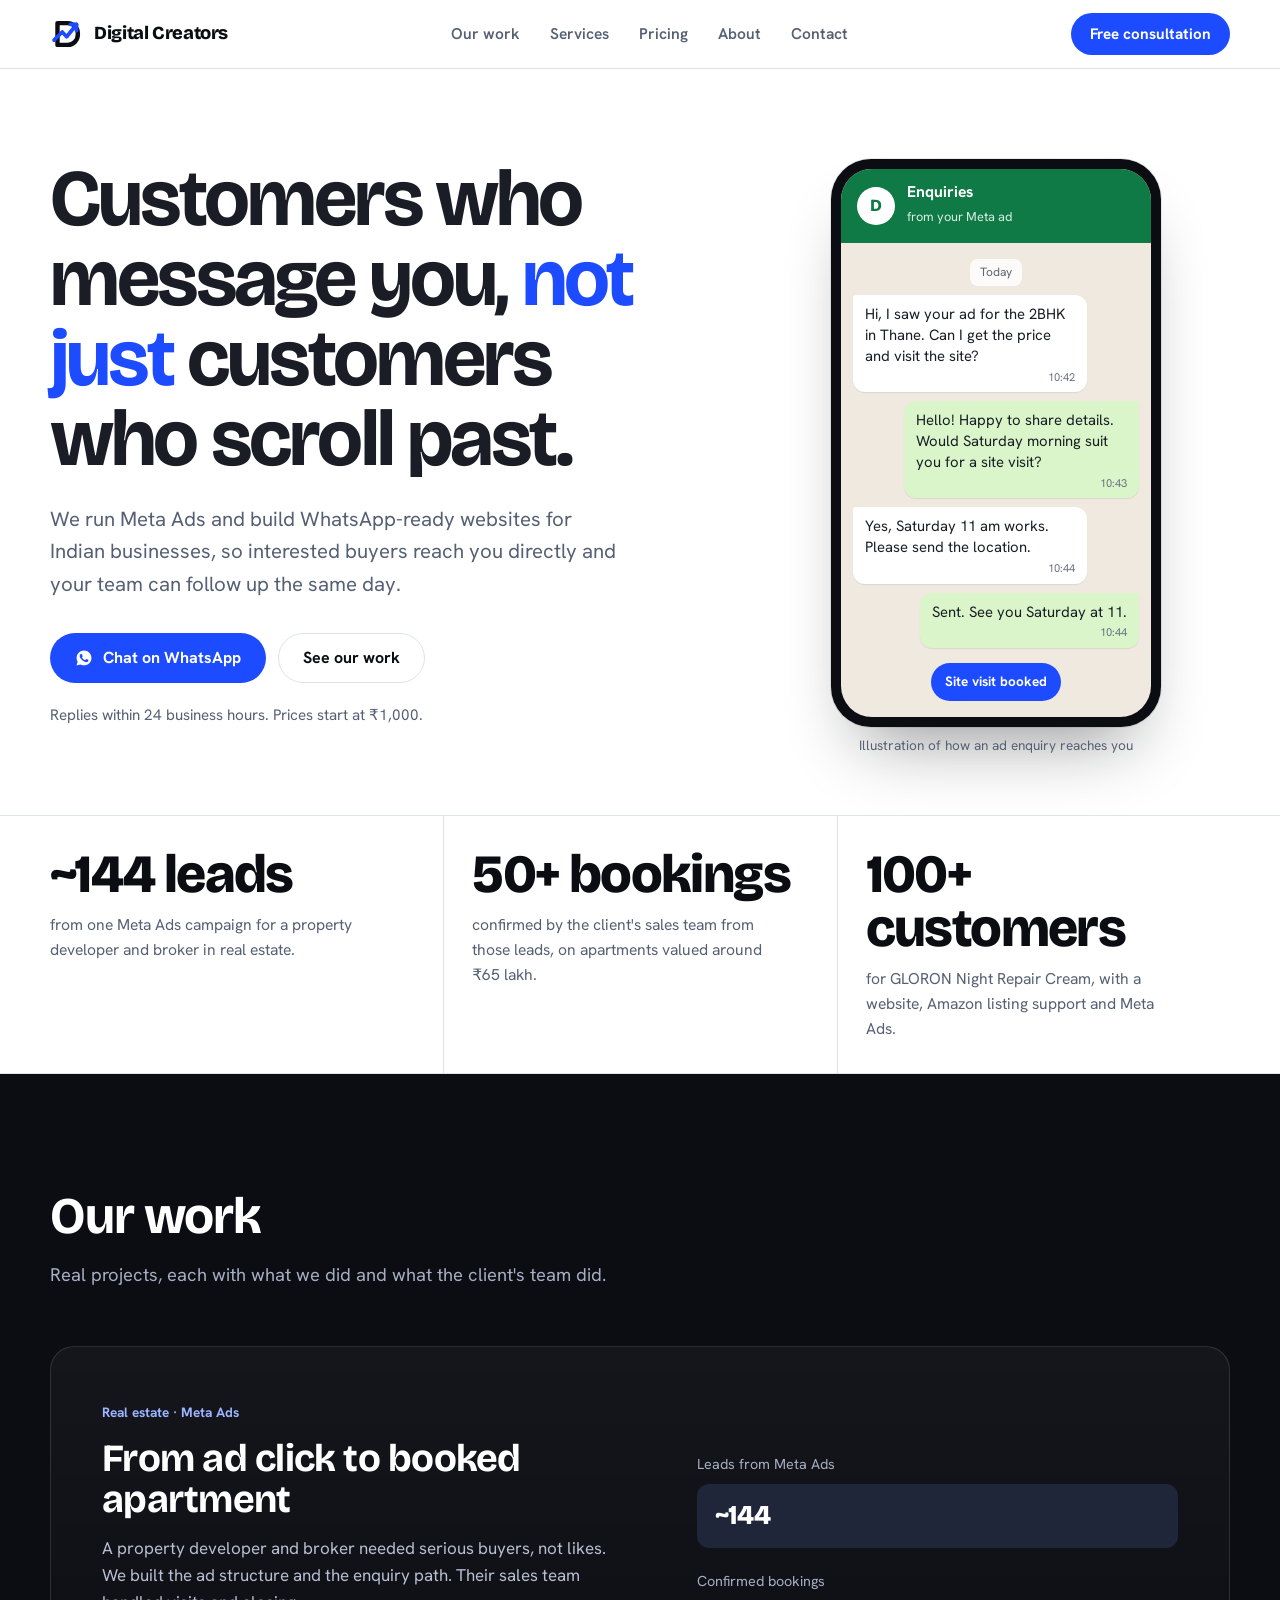
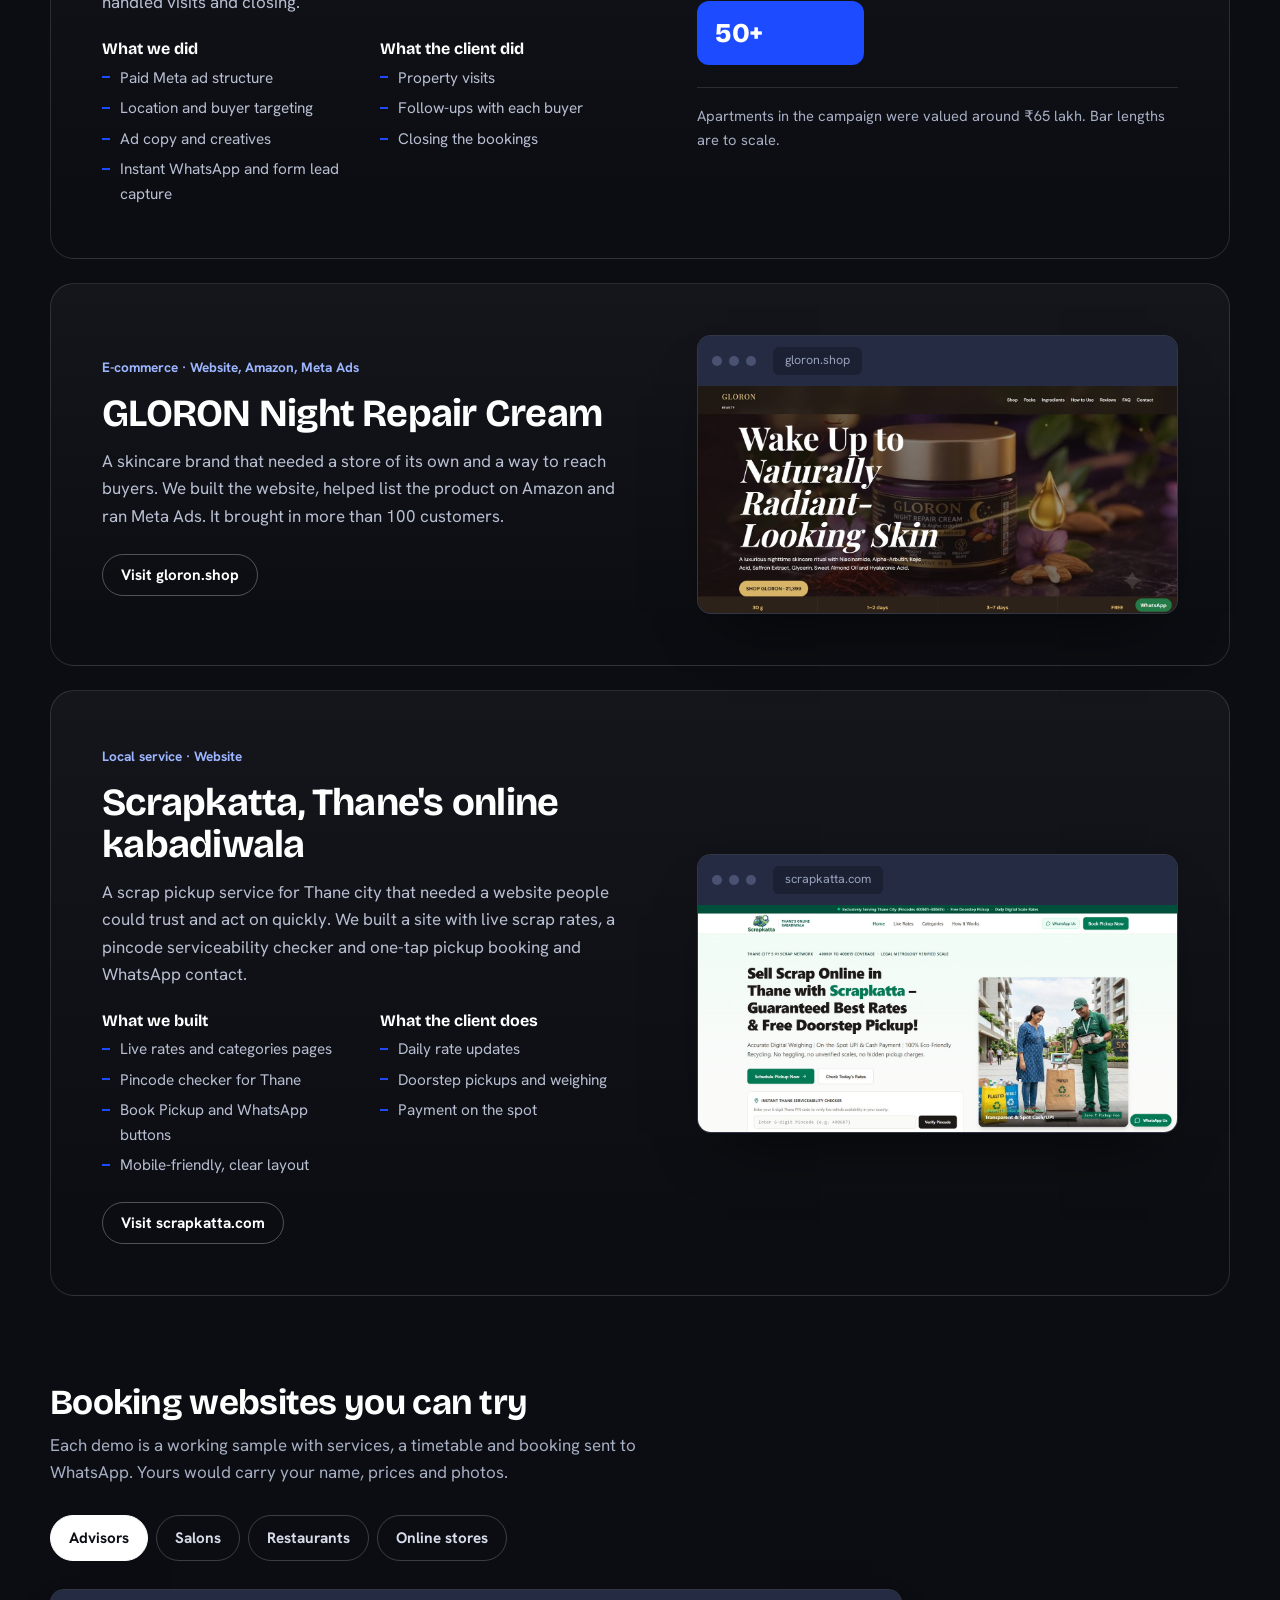
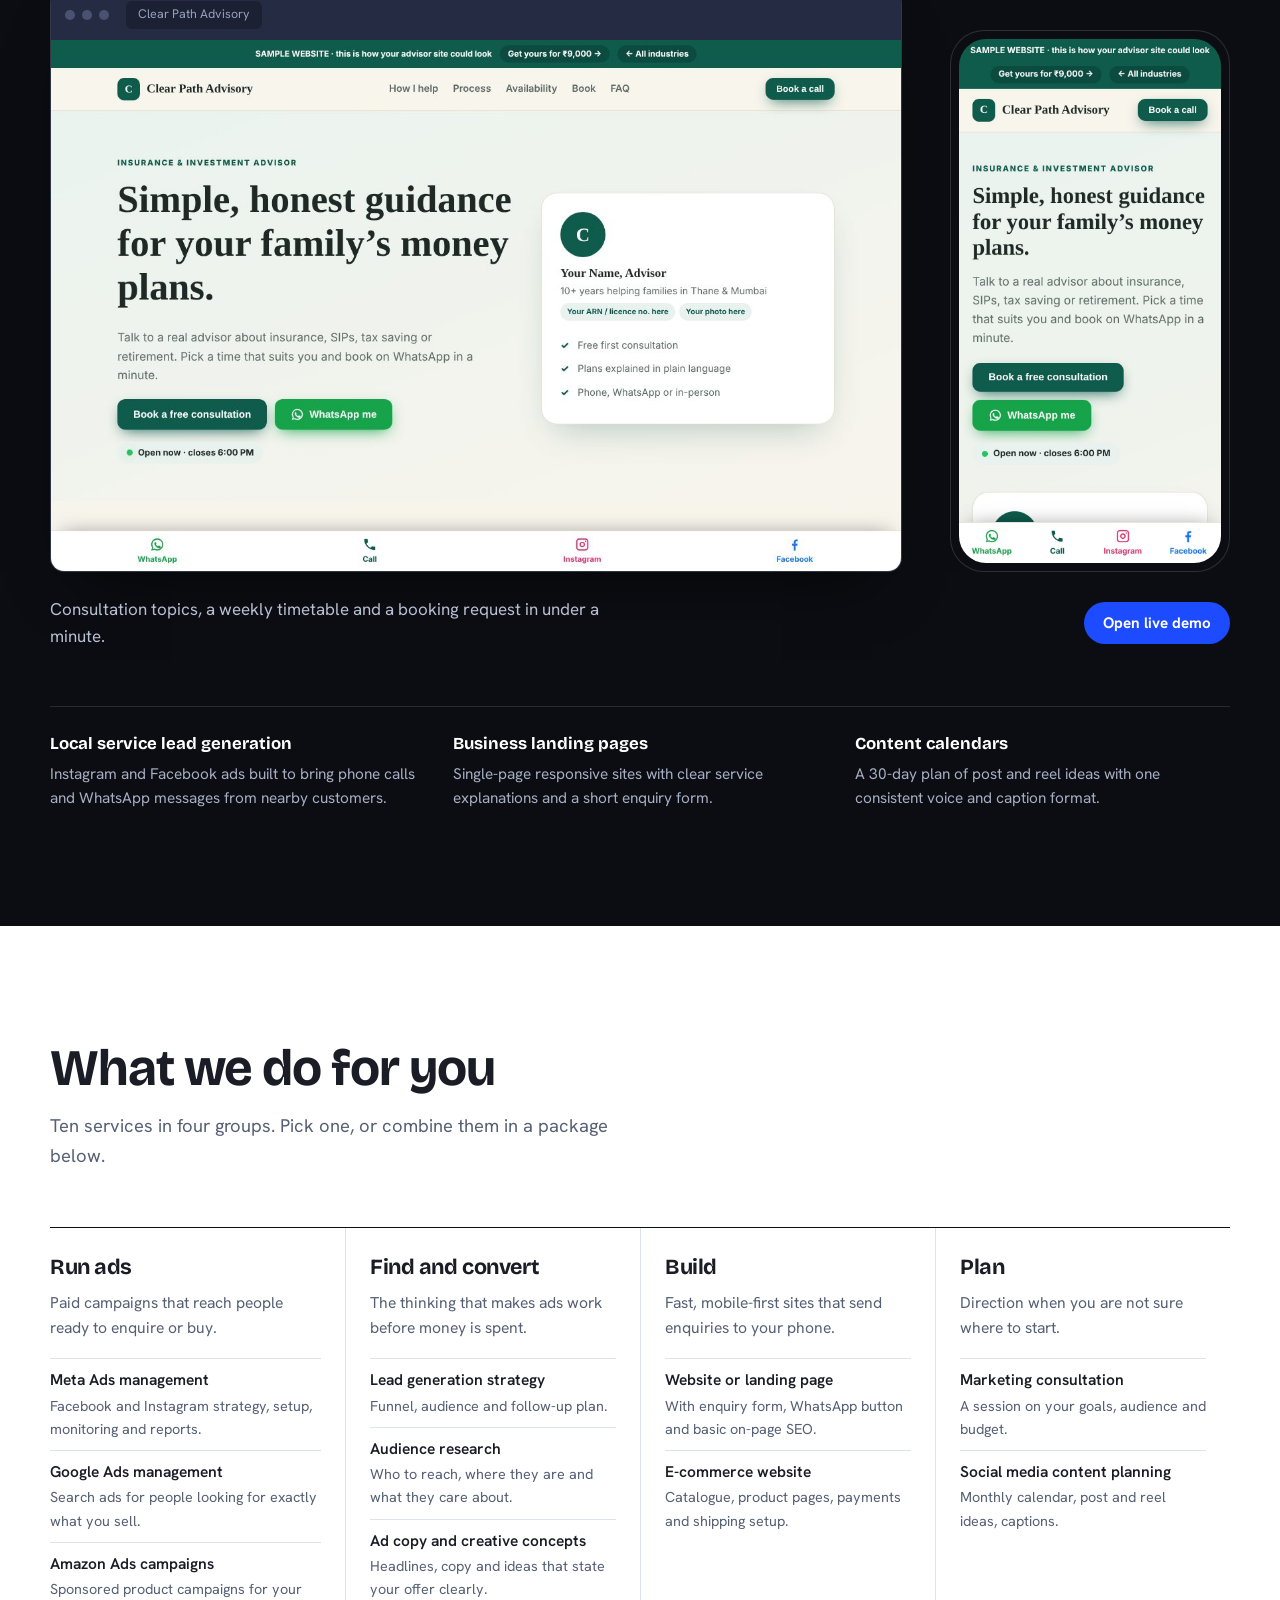
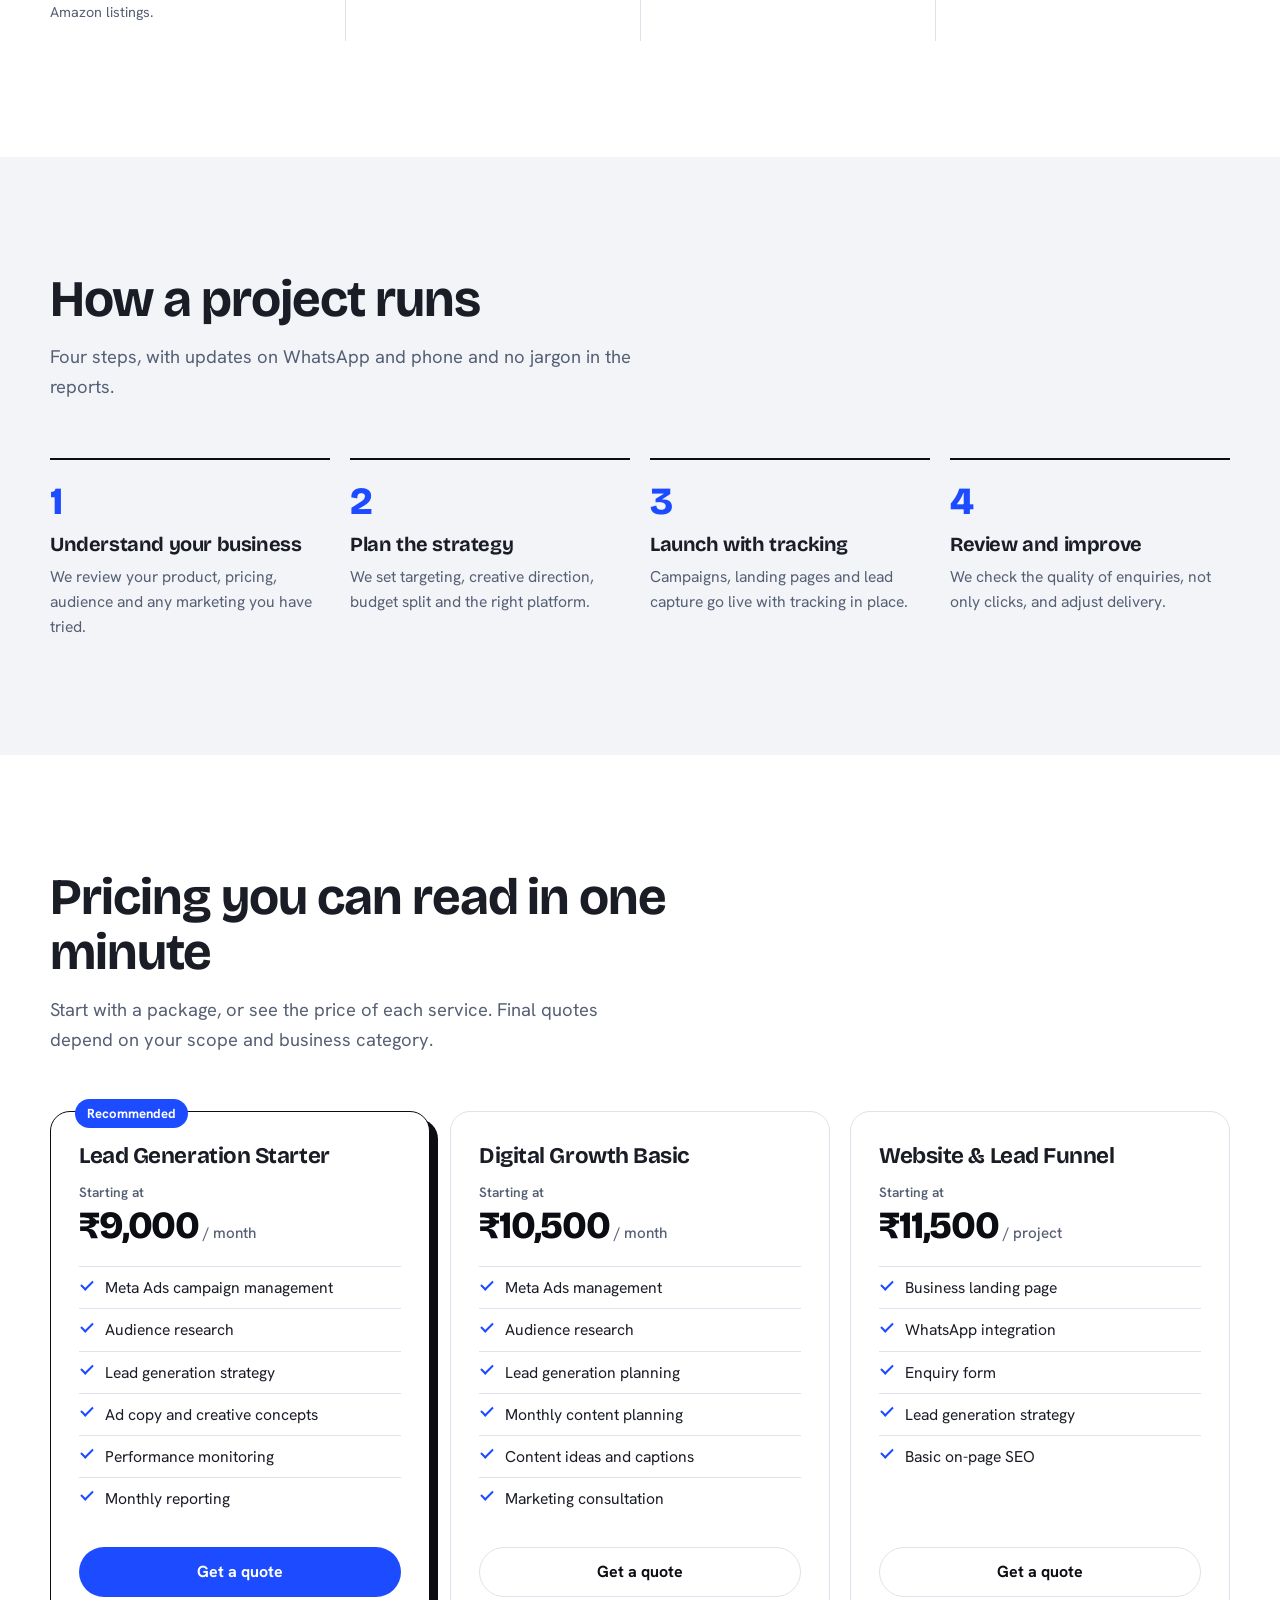
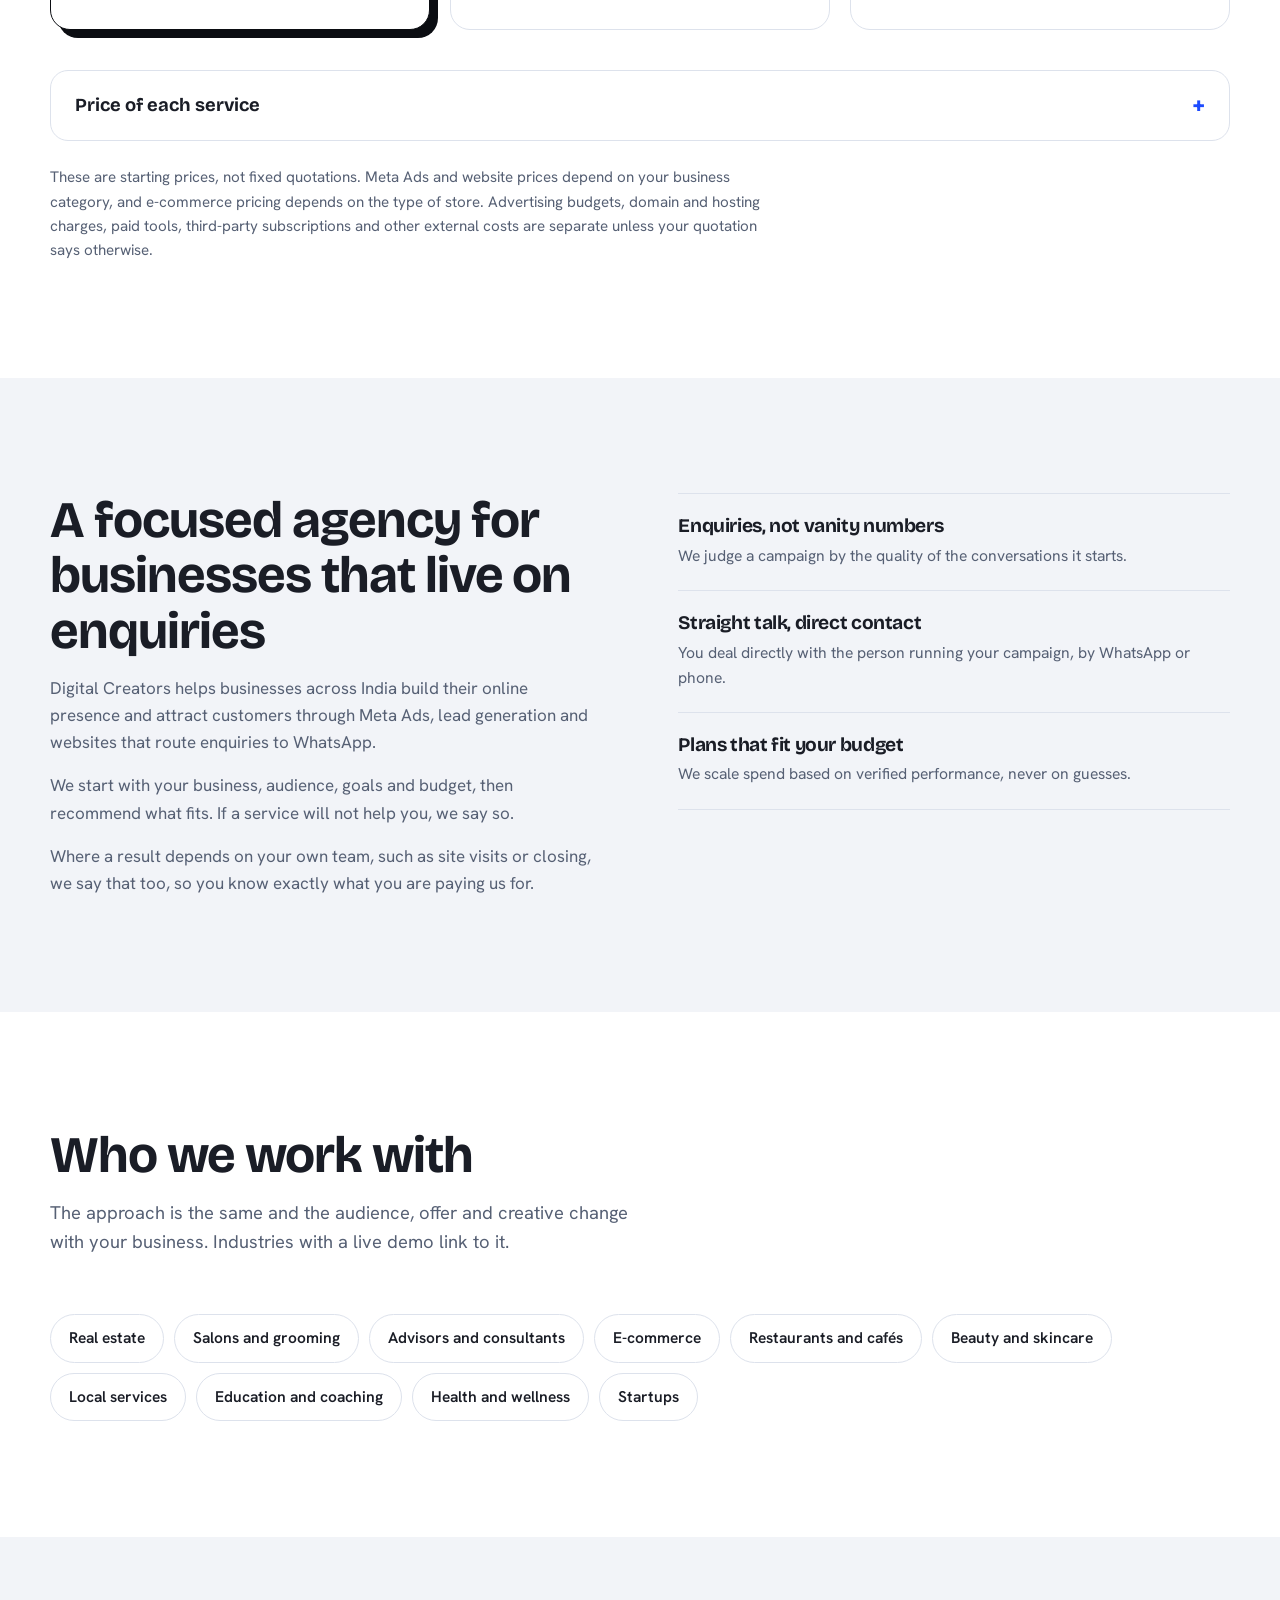
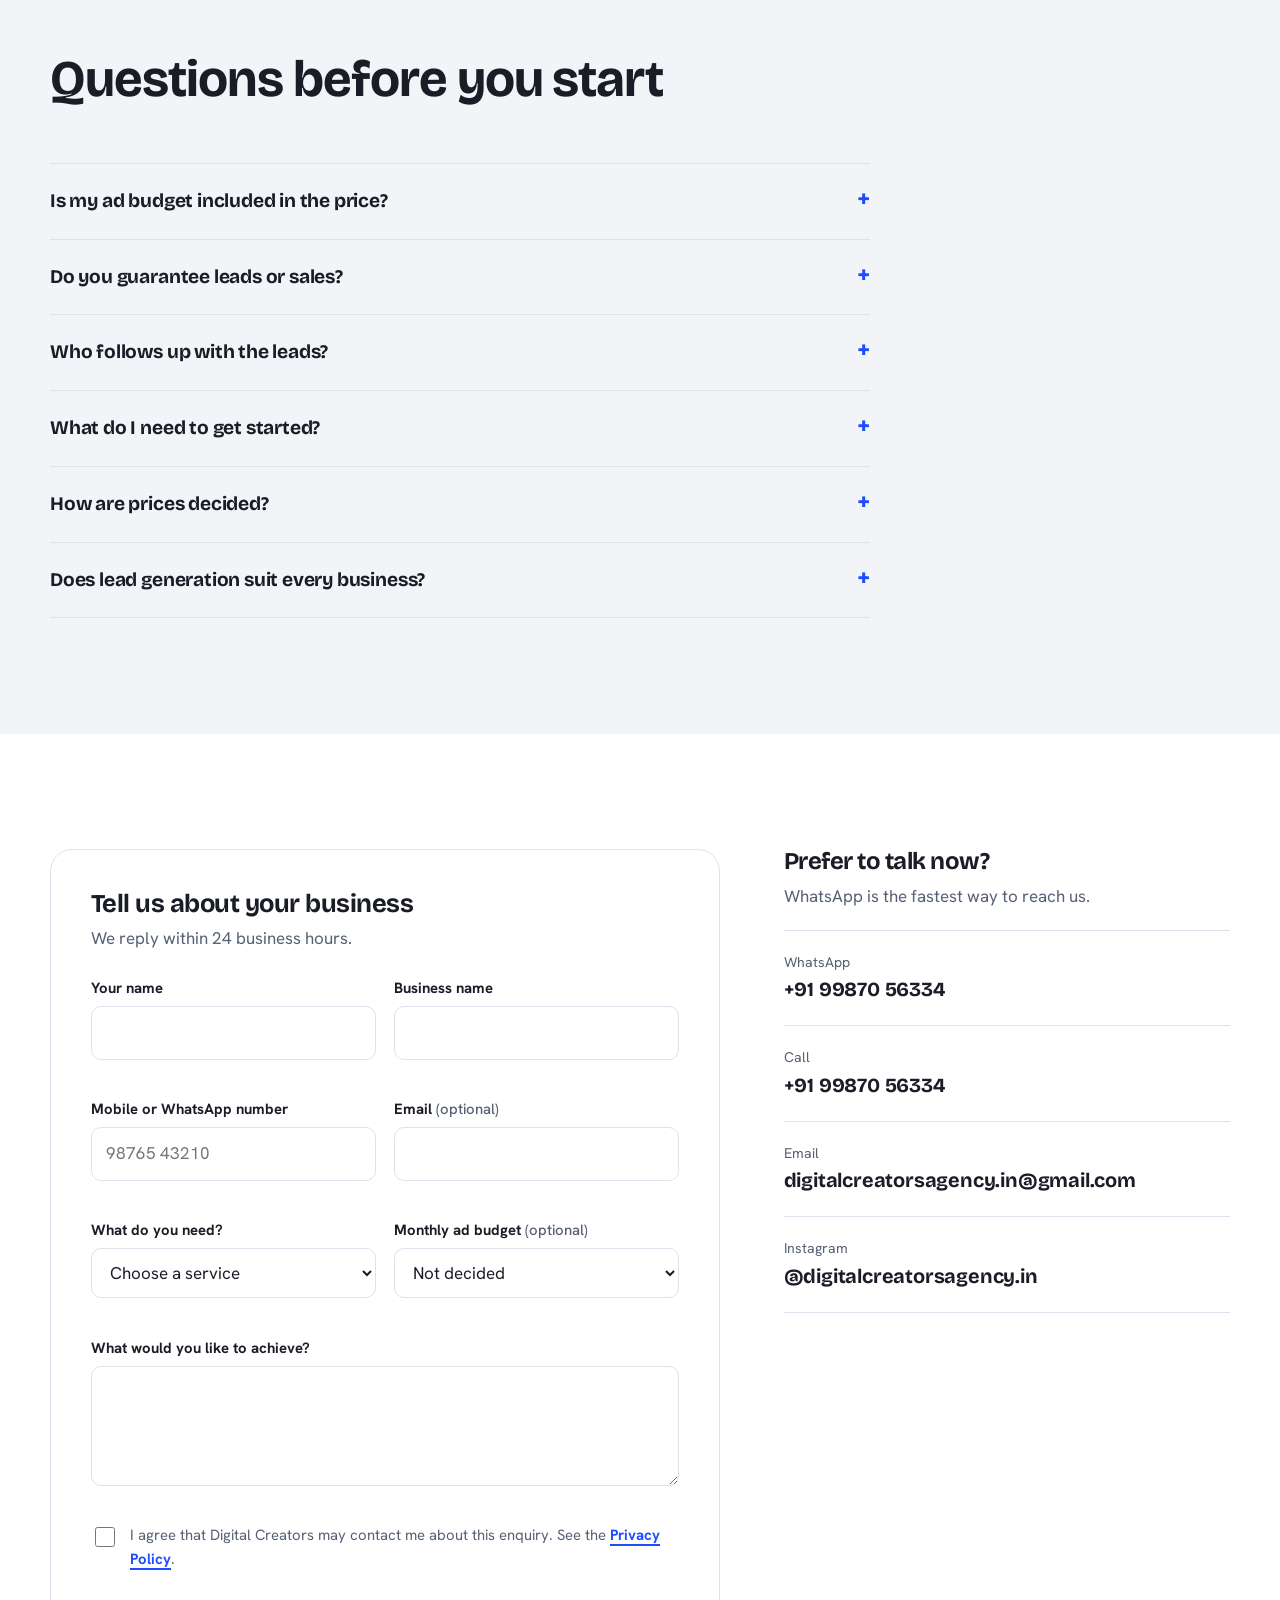
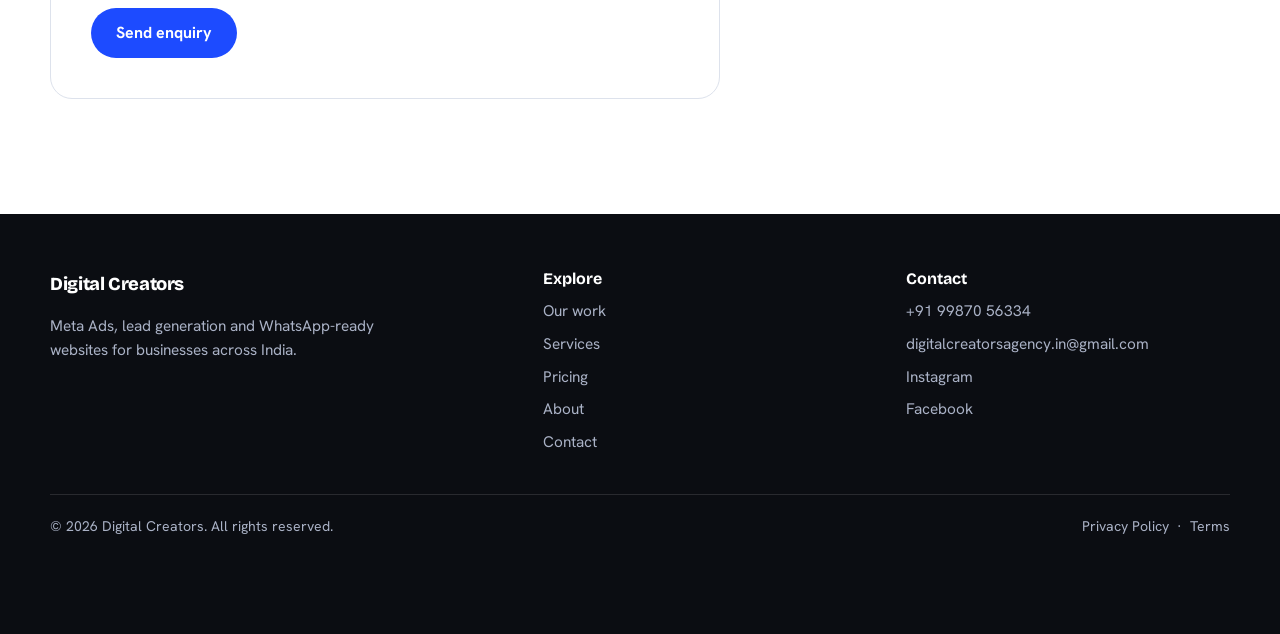
<file: public/index.html>
<!DOCTYPE html>
<html lang="en">
<head>
  <meta charset="UTF-8">
  <meta name="viewport" content="width=device-width, initial-scale=1.0">
  <title>Digital Creators | Meta Ads, Lead Generation & Websites for Indian Businesses</title>
  <meta name="description" content="Digital Creators runs Meta Ads and builds WhatsApp-ready websites that bring Indian businesses real enquiries. See our work, transparent starting prices and live demo sites.">
  <link rel="canonical" href="https://digitalcreatorsagency.in/">
  <meta name="theme-color" content="#ffffff">

  <meta property="og:type" content="website">
  <meta property="og:site_name" content="Digital Creators">
  <meta property="og:url" content="https://digitalcreatorsagency.in/">
  <meta property="og:title" content="Digital Creators | Meta Ads, Lead Generation & Websites for Indian Businesses">
  <meta property="og:description" content="Meta Ads and WhatsApp-ready websites that bring Indian businesses real enquiries. See our work and starting prices.">
  <meta property="og:image" content="https://digitalcreatorsagency.in/img/og-image.png">
  <meta property="og:image:width" content="1200">
  <meta property="og:image:height" content="630">
  <meta name="twitter:card" content="summary_large_image">
  <meta name="twitter:image" content="https://digitalcreatorsagency.in/img/og-image.png">

  <link rel="icon" href="favicon.svg" type="image/svg+xml">
  <link rel="preconnect" href="https://fonts.googleapis.com">
  <link rel="preconnect" href="https://fonts.gstatic.com" crossorigin>
  <link href="https://fonts.googleapis.com/css2?family=Bricolage+Grotesque:opsz,wght@12..96,500;12..96,700;12..96,800&family=Hanken+Grotesk:wght@400;500;600;700&display=swap" rel="stylesheet">
  <link rel="stylesheet" href="css/site.css">

  <script type="application/ld+json">
  {
    "@context": "https://schema.org",
    "@type": "ProfessionalService",
    "name": "Digital Creators",
    "url": "https://digitalcreatorsagency.in/",
    "logo": "https://digitalcreatorsagency.in/logo.svg",
    "image": "https://digitalcreatorsagency.in/img/og-image.png",
    "telephone": "+919987056334",
    "email": "digitalcreatorsagency.in@gmail.com",
    "areaServed": "IN",
    "description": "Digital marketing and lead-generation agency for Indian businesses: Meta Ads, Google Ads, Amazon Ads and WhatsApp-ready websites.",
    "sameAs": [
      "https://www.instagram.com/digitalcreatorsagency.in/",
      "https://www.facebook.com/profile.php?id=61593325967144"
    ]
  }
  </script>
</head>
<body>
  <a class="skip" href="#main">Skip to content</a>

  <header class="site-header">
    <div class="wrap nav">
      <a class="brand" href="#top" aria-label="Digital Creators, home">
        <svg class="brand-mark" viewBox="0 0 100 100" aria-hidden="true"><path d="M22 18H52C69 18 82 31 82 50C82 69 69 82 52 82H22V18Z" stroke="#0b0d12" stroke-width="13" stroke-linejoin="round" fill="none"/><path d="M12 68L36 44L49 58L78 22" stroke="#1d4bff" stroke-width="11" stroke-linecap="round" stroke-linejoin="round" fill="none"/><path d="M60 22H78V40" stroke="#1d4bff" stroke-width="11" stroke-linecap="round" stroke-linejoin="round" fill="none"/></svg>
        Digital Creators
      </a>
      <nav id="site-nav" class="nav-links" aria-label="Main">
        <a href="#work">Our work</a>
        <a href="#services">Services</a>
        <a href="#pricing">Pricing</a>
        <a href="#about">About</a>
        <a href="#contact">Contact</a>
      </nav>
      <div class="nav-cta">
        <a class="btn btn-primary btn-sm" data-wa="Hi Digital Creators, I visited your website and would like a free consultation." href="https://wa.me/919987056334" target="_blank" rel="noopener">Free consultation</a>
        <button class="nav-toggle" id="navToggle" aria-expanded="false" aria-controls="site-nav" aria-label="Open menu"><span></span></button>
      </div>
    </div>
  </header>

  <main id="main">
    <div id="top"></div>

    <!-- HERO -->
    <section class="hero" aria-labelledby="hero-title">
      <div class="wrap hero-grid">
        <div>
          <h1 id="hero-title">Customers who message you, <em>not just</em> customers who scroll past.</h1>
          <p class="hero-lead">We run Meta Ads and build WhatsApp-ready websites for Indian businesses, so interested buyers reach you directly and your team can follow up the same day.</p>
          <div class="hero-actions">
            <a class="btn btn-primary" data-wa="Hi Digital Creators, I visited your website and would like a free consultation." href="https://wa.me/919987056334" target="_blank" rel="noopener">
              <svg viewBox="0 0 24 24" fill="currentColor" aria-hidden="true"><path d="M12.04 2C6.58 2 2.13 6.45 2.13 11.91c0 1.75.46 3.45 1.32 4.95L2.05 22l5.25-1.38a9.9 9.9 0 0 0 4.74 1.21c5.46 0 9.91-4.45 9.91-9.91S17.5 2 12.04 2Zm5.8 14.12c-.25.69-1.44 1.32-1.98 1.37-.5.05-1.13.07-1.82-.11-.42-.11-.96-.31-1.65-.6-2.9-1.25-4.8-4.17-4.94-4.37-.14-.19-1.18-1.57-1.18-3s.75-2.13 1.02-2.42c.26-.29.57-.36.76-.36h.55c.18 0 .42-.07.65.5.25.59.84 2.05.91 2.2.07.14.12.32.02.51-.1.19-.14.31-.29.48-.14.17-.3.38-.43.51-.14.14-.29.3-.12.58.16.29.72 1.19 1.55 1.93 1.06.95 1.96 1.24 2.24 1.38.29.14.45.12.62-.07.17-.19.72-.84.91-1.13.19-.29.38-.24.65-.14.26.1 1.67.79 1.96.93.29.14.48.22.55.34.07.12.07.7-.18 1.39Z"/></svg>
              Chat on WhatsApp
            </a>
            <a class="btn btn-ghost" href="#work">See our work</a>
          </div>
          <p class="hero-note">Replies within 24 business hours. Prices start at ₹1,000.</p>
        </div>

        <div class="phone-stage" aria-hidden="true">
          <div class="phone">
            <div class="phone-screen">
              <div class="chat-head"><span class="chat-avatar">D</span><div><b>Enquiries</b><small>from your Meta ad</small></div></div>
              <div class="chat-body">
                <span class="chat-tag">Today</span>
                <div class="msg in">Hi, I saw your ad for the 2BHK in Thane. Can I get the price and visit the site?<time>10:42</time></div>
                <div class="msg out">Hello! Happy to share details. Would Saturday morning suit you for a site visit?<time>10:43</time></div>
                <div class="msg in">Yes, Saturday 11 am works. Please send the location.<time>10:44</time></div>
                <div class="msg out">Sent. See you Saturday at 11.<time>10:44</time></div>
                <span class="booked">Site visit booked</span>
              </div>
            </div>
          </div>
          <span class="phone-caption">Illustration of how an ad enquiry reaches you</span>
        </div>
      </div>
    </section>

    <!-- PROOF -->
    <section class="proof" aria-label="Results">
      <div class="wrap proof-grid">
        <div class="proof-item"><div class="proof-num">~144 leads</div><p>from one Meta Ads campaign for a property developer and broker in real estate.</p></div>
        <div class="proof-item"><div class="proof-num">50+ bookings</div><p>confirmed by the client's sales team from those leads, on apartments valued around ₹65 lakh.</p></div>
        <div class="proof-item"><div class="proof-num">100+ customers</div><p>for GLORON Night Repair Cream, with a website, Amazon listing support and Meta Ads.</p></div>
      </div>
    </section>

    <!-- WORK -->
    <section class="section dark" id="work" aria-labelledby="work-title">
      <div class="wrap">
        <div class="section-head">
          <h2 id="work-title">Our work</h2>
          <p>Real projects, each with what we did and what the client's team did.</p>
        </div>

        <article class="case">
          <div>
            <span class="case-tag">Real estate · Meta Ads</span>
            <h3>From ad click to booked apartment</h3>
            <p class="case-lead">A property developer and broker needed serious buyers, not likes. We built the ad structure and the enquiry path. Their sales team handled visits and closing.</p>
            <div class="case-cols">
              <div>
                <h4>What we did</h4>
                <ul>
                  <li>Paid Meta ad structure</li>
                  <li>Location and buyer targeting</li>
                  <li>Ad copy and creatives</li>
                  <li>Instant WhatsApp and form lead capture</li>
                </ul>
              </div>
              <div>
                <h4>What the client did</h4>
                <ul>
                  <li>Property visits</li>
                  <li>Follow-ups with each buyer</li>
                  <li>Closing the bookings</li>
                </ul>
              </div>
            </div>
          </div>
          <div class="funnel" role="img" aria-label="Chart: about 144 leads produced more than 50 bookings, roughly one booking for every three leads.">
            <div class="bar-row"><small>Leads from Meta Ads</small><div class="bar leads">~144</div></div>
            <div class="bar-row"><small>Confirmed bookings</small><div class="bar bookings">50+</div></div>
            <p class="funnel-note">Apartments in the campaign were valued around ₹65 lakh. Bar lengths are to scale.</p>
          </div>
        </article>

        <article class="case">
          <div>
            <span class="case-tag">E-commerce · Website, Amazon, Meta Ads</span>
            <h3>GLORON Night Repair Cream</h3>
            <p class="case-lead">A skincare brand that needed a store of its own and a way to reach buyers. We built the website, helped list the product on Amazon and ran Meta Ads. It brought in more than 100 customers.</p>
            <a class="btn btn-on-dark btn-sm case-link" href="https://gloron.shop" target="_blank" rel="noopener">Visit gloron.shop</a>
          </div>
          <div class="browser case-shot">
            <div class="browser-bar"><i></i><i></i><i></i><span>gloron.shop</span></div>
            <img src="img/work-gloron.jpg" width="1400" height="669" loading="lazy" alt="GLORON Beauty website home page: Wake up to naturally radiant-looking skin with GLORON Night Repair Cream, shop button and WhatsApp chat.">
          </div>
        </article>

        <article class="case">
          <div>
            <span class="case-tag">Local service · Website</span>
            <h3>Scrapkatta, Thane's online kabadiwala</h3>
            <p class="case-lead">A scrap pickup service for Thane city that needed a website people could trust and act on quickly. We built a site with live scrap rates, a pincode serviceability checker and one-tap pickup booking and WhatsApp contact.</p>
            <div class="case-cols">
              <div>
                <h4>What we built</h4>
                <ul>
                  <li>Live rates and categories pages</li>
                  <li>Pincode checker for Thane</li>
                  <li>Book Pickup and WhatsApp buttons</li>
                  <li>Mobile-friendly, clear layout</li>
                </ul>
              </div>
              <div>
                <h4>What the client does</h4>
                <ul>
                  <li>Daily rate updates</li>
                  <li>Doorstep pickups and weighing</li>
                  <li>Payment on the spot</li>
                </ul>
              </div>
            </div>
            <a class="btn btn-on-dark btn-sm case-link" href="https://scrapkatta.com" target="_blank" rel="noopener">Visit scrapkatta.com</a>
          </div>
          <div class="browser case-shot">
            <div class="browser-bar"><i></i><i></i><i></i><span>scrapkatta.com</span></div>
            <img src="img/work-scrapkatta.jpg" width="1400" height="665" loading="lazy" alt="Scrapkatta website home page: Sell scrap online in Thane with free doorstep pickup, a pincode checker and WhatsApp button.">
          </div>
        </article>

        <div class="demos-head">
          <h3>Booking websites you can try</h3>
          <p>Each demo is a working sample with services, a timetable and booking sent to WhatsApp. Yours would carry your name, prices and photos.</p>
        </div>

        <div class="tabs" role="tablist" aria-label="Demo websites">
          <button class="tab" role="tab" aria-selected="true" aria-controls="demo-panel" id="tab-advisor" data-demo="advisor">Advisors</button>
          <button class="tab" role="tab" aria-selected="false" aria-controls="demo-panel" id="tab-salon" data-demo="salon">Salons</button>
          <button class="tab" role="tab" aria-selected="false" aria-controls="demo-panel" id="tab-restaurant" data-demo="restaurant">Restaurants</button>
          <button class="tab" role="tab" aria-selected="false" aria-controls="demo-panel" id="tab-ecommerce" data-demo="ecommerce">Online stores</button>
        </div>
        <div id="demo-panel" role="tabpanel" aria-labelledby="tab-advisor">
          <div class="demo-stage">
            <div class="browser">
              <div class="browser-bar"><i></i><i></i><i></i><span id="demo-url">Clear Path Advisory</span></div>
              <img id="demo-desktop" src="img/demo-advisor-desktop.jpg" width="1280" height="800" alt="Desktop view of the sample advisor website" loading="lazy">
            </div>
            <div class="phone-sm"><img id="demo-mobile" src="img/demo-advisor-mobile.jpg" width="780" height="1560" alt="Mobile view of the sample advisor website" loading="lazy"></div>
          </div>
          <div class="demo-meta">
            <p id="demo-caption">Consultation topics, a weekly timetable and a booking request in under a minute.</p>
            <a id="demo-link" class="btn btn-primary btn-sm" href="demo-advisor.html" target="_blank" rel="noopener">Open live demo</a>
          </div>
        </div>

        <div class="also">
          <div><h4>Local service lead generation</h4><p>Instagram and Facebook ads built to bring phone calls and WhatsApp messages from nearby customers.</p></div>
          <div><h4>Business landing pages</h4><p>Single-page responsive sites with clear service explanations and a short enquiry form.</p></div>
          <div><h4>Content calendars</h4><p>A 30-day plan of post and reel ideas with one consistent voice and caption format.</p></div>
        </div>
      </div>
    </section>

    <!-- SERVICES -->
    <section class="section" id="services" aria-labelledby="services-title">
      <div class="wrap">
        <div class="section-head">
          <h2 id="services-title">What we do for you</h2>
          <p>Ten services in four groups. Pick one, or combine them in a package below.</p>
        </div>
        <div class="svc-grid">
          <div class="svc">
            <h3>Run ads</h3>
            <p>Paid campaigns that reach people ready to enquire or buy.</p>
            <ul>
              <li>Meta Ads management<span>Facebook and Instagram strategy, setup, monitoring and reports.</span></li>
              <li>Google Ads management<span>Search ads for people looking for exactly what you sell.</span></li>
              <li>Amazon Ads campaigns<span>Sponsored product campaigns for your Amazon listings.</span></li>
            </ul>
          </div>
          <div class="svc">
            <h3>Find and convert</h3>
            <p>The thinking that makes ads work before money is spent.</p>
            <ul>
              <li>Lead generation strategy<span>Funnel, audience and follow-up plan.</span></li>
              <li>Audience research<span>Who to reach, where they are and what they care about.</span></li>
              <li>Ad copy and creative concepts<span>Headlines, copy and ideas that state your offer clearly.</span></li>
            </ul>
          </div>
          <div class="svc">
            <h3>Build</h3>
            <p>Fast, mobile-first sites that send enquiries to your phone.</p>
            <ul>
              <li>Website or landing page<span>With enquiry form, WhatsApp button and basic on-page SEO.</span></li>
              <li>E-commerce website<span>Catalogue, product pages, payments and shipping setup.</span></li>
            </ul>
          </div>
          <div class="svc">
            <h3>Plan</h3>
            <p>Direction when you are not sure where to start.</p>
            <ul>
              <li>Marketing consultation<span>A session on your goals, audience and budget.</span></li>
              <li>Social media content planning<span>Monthly calendar, post and reel ideas, captions.</span></li>
            </ul>
          </div>
        </div>
      </div>
    </section>

    <!-- PROCESS -->
    <section class="section tint" aria-labelledby="process-title">
      <div class="wrap">
        <div class="section-head">
          <h2 id="process-title">How a project runs</h2>
          <p>Four steps, with updates on WhatsApp and phone and no jargon in the reports.</p>
        </div>
        <ol class="steps">
          <li class="step"><h3>Understand your business</h3><p>We review your product, pricing, audience and any marketing you have tried.</p></li>
          <li class="step"><h3>Plan the strategy</h3><p>We set targeting, creative direction, budget split and the right platform.</p></li>
          <li class="step"><h3>Launch with tracking</h3><p>Campaigns, landing pages and lead capture go live with tracking in place.</p></li>
          <li class="step"><h3>Review and improve</h3><p>We check the quality of enquiries, not only clicks, and adjust delivery.</p></li>
        </ol>
      </div>
    </section>

    <!-- PRICING -->
    <section class="section" id="pricing" aria-labelledby="pricing-title">
      <div class="wrap">
        <div class="section-head">
          <h2 id="pricing-title">Pricing you can read in one minute</h2>
          <p>Start with a package, or see the price of each service. Final quotes depend on your scope and business category.</p>
        </div>

        <div class="pkgs">
          <article class="pkg featured">
            <span class="pkg-flag">Recommended</span>
            <h3>Lead Generation Starter</h3>
            <div class="price"><span class="price-from">Starting at</span>₹9,000<small>/ month</small></div>
            <ul>
              <li>Meta Ads campaign management</li>
              <li>Audience research</li>
              <li>Lead generation strategy</li>
              <li>Ad copy and creative concepts</li>
              <li>Performance monitoring</li>
              <li>Monthly reporting</li>
            </ul>
            <a class="btn btn-primary" data-wa="Hi Digital Creators, I'd like a quote for the Lead Generation Starter package." href="https://wa.me/919987056334" target="_blank" rel="noopener">Get a quote</a>
          </article>
          <article class="pkg">
            <h3>Digital Growth Basic</h3>
            <div class="price"><span class="price-from">Starting at</span>₹10,500<small>/ month</small></div>
            <ul>
              <li>Meta Ads management</li>
              <li>Audience research</li>
              <li>Lead generation planning</li>
              <li>Monthly content planning</li>
              <li>Content ideas and captions</li>
              <li>Marketing consultation</li>
            </ul>
            <a class="btn btn-ghost" data-wa="Hi Digital Creators, I'd like a quote for the Digital Growth Basic package." href="https://wa.me/919987056334" target="_blank" rel="noopener">Get a quote</a>
          </article>
          <article class="pkg">
            <h3>Website &amp; Lead Funnel</h3>
            <div class="price"><span class="price-from">Starting at</span>₹11,500<small>/ project</small></div>
            <ul>
              <li>Business landing page</li>
              <li>WhatsApp integration</li>
              <li>Enquiry form</li>
              <li>Lead generation strategy</li>
              <li>Basic on-page SEO</li>
            </ul>
            <a class="btn btn-ghost" data-wa="Hi Digital Creators, I'd like a quote for the Website & Lead Funnel package." href="https://wa.me/919987056334" target="_blank" rel="noopener">Get a quote</a>
          </article>
        </div>

        <details class="rate-card">
          <summary>Price of each service</summary>
          <div class="table-scroll">
            <table class="rates">
              <thead><tr><th scope="col">Service</th><th scope="col">Starting price</th><th scope="col"><span class="visually-hidden">Action</span></th></tr></thead>
              <tbody>
                <tr><td>Meta Ads strategy and campaign management</td><td>₹8,000 / month</td><td><a class="link" data-wa="Hi Digital Creators, I'd like a quote for Meta Ads management." href="https://wa.me/919987056334" target="_blank" rel="noopener">Get a quote</a></td></tr>
                <tr><td>Google Ads management</td><td>₹6,000 / month</td><td><a class="link" data-wa="Hi Digital Creators, I'd like a quote for Google Ads management." href="https://wa.me/919987056334" target="_blank" rel="noopener">Get a quote</a></td></tr>
                <tr><td>Amazon Ads campaign</td><td>₹3,500 / project</td><td><a class="link" data-wa="Hi Digital Creators, I'd like a quote for an Amazon Ads campaign." href="https://wa.me/919987056334" target="_blank" rel="noopener">Get a quote</a></td></tr>
                <tr><td>Lead generation strategy</td><td>₹2,500 / project</td><td><a class="link" data-wa="Hi Digital Creators, I'd like a quote for a lead generation strategy." href="https://wa.me/919987056334" target="_blank" rel="noopener">Get a quote</a></td></tr>
                <tr><td>Ad copy and creative concepts</td><td>₹2,500 / batch</td><td><a class="link" data-wa="Hi Digital Creators, I'd like a quote for ad copy and creative concepts." href="https://wa.me/919987056334" target="_blank" rel="noopener">Get a quote</a></td></tr>
                <tr><td>Social media content planning</td><td>₹1,500 / month</td><td><a class="link" data-wa="Hi Digital Creators, I'd like a quote for social media content planning." href="https://wa.me/919987056334" target="_blank" rel="noopener">Get a quote</a></td></tr>
                <tr><td>Audience research</td><td>₹1,000 / project</td><td><a class="link" data-wa="Hi Digital Creators, I'd like a quote for audience research." href="https://wa.me/919987056334" target="_blank" rel="noopener">Get a quote</a></td></tr>
                <tr><td>Marketing consultation</td><td>₹1,000 / session</td><td><a class="link" data-wa="Hi Digital Creators, I'd like to book a marketing consultation." href="https://wa.me/919987056334" target="_blank" rel="noopener">Book a session</a></td></tr>
                <tr><td>Basic website or landing page</td><td>₹9,000 one-time</td><td><a class="link" data-wa="Hi Digital Creators, I'd like a quote for a website or landing page." href="https://wa.me/919987056334" target="_blank" rel="noopener">Get a quote</a></td></tr>
                <tr><td>E-commerce website</td><td>₹20,000 one-time</td><td><a class="link" data-wa="Hi Digital Creators, I'd like a quote for an e-commerce website." href="https://wa.me/919987056334" target="_blank" rel="noopener">Get a quote</a></td></tr>
              </tbody>
            </table>
          </div>
        </details>
        <p class="fine">These are starting prices, not fixed quotations. Meta Ads and website prices depend on your business category, and e-commerce pricing depends on the type of store. Advertising budgets, domain and hosting charges, paid tools, third-party subscriptions and other external costs are separate unless your quotation says otherwise.</p>
      </div>
    </section>

    <!-- ABOUT -->
    <section class="section tint" id="about" aria-labelledby="about-title">
      <div class="wrap about-grid">
        <div class="copy">
          <div class="section-head" style="margin-bottom:0">
            <h2 id="about-title">A focused agency for businesses that live on enquiries</h2>
          </div>
          <p>Digital Creators helps businesses across India build their online presence and attract customers through Meta Ads, lead generation and websites that route enquiries to WhatsApp.</p>
          <p>We start with your business, audience, goals and budget, then recommend what fits. If a service will not help you, we say so.</p>
          <p>Where a result depends on your own team, such as site visits or closing, we say that too, so you know exactly what you are paying us for.</p>
        </div>
        <div class="why">
          <div><h3>Enquiries, not vanity numbers</h3><p>We judge a campaign by the quality of the conversations it starts.</p></div>
          <div><h3>Straight talk, direct contact</h3><p>You deal directly with the person running your campaign, by WhatsApp or phone.</p></div>
          <div><h3>Plans that fit your budget</h3><p>We scale spend based on verified performance, never on guesses.</p></div>
        </div>
      </div>
    </section>

    <!-- INDUSTRIES -->
    <section class="section" id="industries" aria-labelledby="ind-title">
      <div class="wrap">
        <div class="section-head">
          <h2 id="ind-title">Who we work with</h2>
          <p>The approach is the same and the audience, offer and creative change with your business. Industries with a live demo link to it.</p>
        </div>
        <div class="chips">
          <span class="chip">Real estate</span>
          <a class="chip" href="demo-salon.html">Salons and grooming</a>
          <a class="chip" href="demo-advisor.html">Advisors and consultants</a>
          <a class="chip" href="demo-ecommerce.html">E-commerce</a>
          <a class="chip" href="demo-restaurant.html">Restaurants and cafés</a>
          <span class="chip">Beauty and skincare</span>
          <span class="chip">Local services</span>
          <span class="chip">Education and coaching</span>
          <span class="chip">Health and wellness</span>
          <span class="chip">Startups</span>
        </div>
      </div>
    </section>

    <!-- FAQ -->
    <section class="section tint" aria-labelledby="faq-title">
      <div class="wrap">
        <div class="section-head"><h2 id="faq-title">Questions before you start</h2></div>
        <div class="faq">
          <details><summary>Is my ad budget included in the price?</summary><p>No. Advertising spend is paid by you directly to Meta or Google. Our price covers strategy, setup, management and reporting.</p></details>
          <details><summary>Do you guarantee leads or sales?</summary><p>No, and be careful of anyone who does. We plan for the best enquiries your offer and budget can earn, and we tell you early if something is not working.</p></details>
          <details><summary>Who follows up with the leads?</summary><p>Your team does. We set up instant WhatsApp and form capture so enquiries reach you quickly. Visits, calls and closing stay with you.</p></details>
          <details><summary>What do I need to get started?</summary><p>Your offer, your price range, photos or creatives if you have them, and a WhatsApp number that will answer enquiries. We help with the rest.</p></details>
          <details><summary>How are prices decided?</summary><p>Starting prices are listed above. The final quote depends on your business category, scope and campaign complexity, and you approve it before we begin.</p></details>
          <details><summary>Does lead generation suit every business?</summary><p>No. We check each business first, and if ads are not the right fit yet, we will say so.</p></details>
        </div>
      </div>
    </section>

    <!-- CONTACT -->
    <section class="section" id="contact" aria-labelledby="contact-title">
      <div class="wrap contact-grid">
        <div class="form-card">
          <h3 id="contact-title">Tell us about your business</h3>
          <p>We reply within 24 business hours.</p>
          <form id="enquiryForm" class="fields" novalidate>
            <div class="field"><label for="fullName">Your name</label><input id="fullName" name="fullName" autocomplete="name" required><span class="err" data-err="fullName"></span></div>
            <div class="field"><label for="businessName">Business name</label><input id="businessName" name="businessName" autocomplete="organization" required><span class="err" data-err="businessName"></span></div>
            <div class="field"><label for="mobileNumber">Mobile or WhatsApp number</label><input id="mobileNumber" name="mobileNumber" type="tel" inputmode="tel" autocomplete="tel" placeholder="98765 43210" required><span class="err" data-err="mobileNumber"></span></div>
            <div class="field"><label for="emailAddress">Email <span class="opt">(optional)</span></label><input id="emailAddress" name="emailAddress" type="email" autocomplete="email"><span class="err" data-err="emailAddress"></span></div>
            <div class="field"><label for="serviceRequired">What do you need?</label>
              <select id="serviceRequired" name="serviceRequired" required>
                <option value="">Choose a service</option>
                <option>Meta Ads management</option>
                <option>Lead generation strategy</option>
                <option>Audience research</option>
                <option>Ad copy and creative concepts</option>
                <option>Social media content planning</option>
                <option>Marketing consultation</option>
                <option>Website or landing page</option>
                <option>E-commerce website</option>
                <option>Google Ads management</option>
                <option>Amazon Ads campaign</option>
                <option>Not sure yet</option>
              </select><span class="err" data-err="serviceRequired"></span></div>
            <div class="field"><label for="budgetRange">Monthly ad budget <span class="opt">(optional)</span></label>
              <select id="budgetRange" name="budgetRange">
                <option value="">Not decided</option>
                <option>Under ₹15,000</option>
                <option>₹15,000 to ₹35,000</option>
                <option>₹35,000 to ₹75,000</option>
                <option>₹75,000 and above</option>
              </select></div>
            <div class="field full"><label for="projectMessage">What would you like to achieve?</label><textarea id="projectMessage" name="message" required></textarea><span class="err" data-err="message"></span></div>
            <div class="hp" aria-hidden="true"><label>Leave this empty<input name="company" tabindex="-1" autocomplete="off"></label></div>
            <label class="consent"><input type="checkbox" id="consent" required><span>I agree that Digital Creators may contact me about this enquiry. See the <a class="link" href="privacy.html">Privacy Policy</a>.</span></label>
            <span class="err" data-err="consent" style="grid-column:1/-1"></span>
            <div class="form-actions"><button class="btn btn-primary" type="submit" id="submitBtn">Send enquiry</button></div>
            <div class="form-status" id="formStatus" role="status" aria-live="polite"></div>
          </form>
        </div>

        <aside class="contact-side">
          <h3>Prefer to talk now?</h3>
          <p>WhatsApp is the fastest way to reach us.</p>
          <div class="channels">
            <a class="channel" data-wa="Hi Digital Creators, I visited your website and would like to know more about your services." href="https://wa.me/919987056334" target="_blank" rel="noopener"><small>WhatsApp</small><b>+91 99870 56334</b></a>
            <a class="channel" href="tel:+919987056334"><small>Call</small><b>+91 99870 56334</b></a>
            <a class="channel" href="mailto:digitalcreatorsagency.in@gmail.com"><small>Email</small><b>digitalcreatorsagency.in@gmail.com</b></a>
            <a class="channel" href="https://www.instagram.com/digitalcreatorsagency.in/" target="_blank" rel="noopener"><small>Instagram</small><b>@digitalcreatorsagency.in</b></a>
          </div>
        </aside>
      </div>
    </section>
  </main>

  <footer class="site-footer">
    <div class="wrap">
      <div class="foot-grid">
        <div>
          <a class="brand" href="#top">Digital Creators</a>
          <p>Meta Ads, lead generation and WhatsApp-ready websites for businesses across India.</p>
        </div>
        <div>
          <h4>Explore</h4>
          <ul>
            <li><a href="#work">Our work</a></li>
            <li><a href="#services">Services</a></li>
            <li><a href="#pricing">Pricing</a></li>
            <li><a href="#about">About</a></li>
            <li><a href="#contact">Contact</a></li>
          </ul>
        </div>
        <div>
          <h4>Contact</h4>
          <ul>
            <li><a href="tel:+919987056334">+91 99870 56334</a></li>
            <li><a href="mailto:digitalcreatorsagency.in@gmail.com">digitalcreatorsagency.in@gmail.com</a></li>
            <li><a href="https://www.instagram.com/digitalcreatorsagency.in/" target="_blank" rel="noopener">Instagram</a></li>
            <li><a href="https://www.facebook.com/profile.php?id=61593325967144" target="_blank" rel="noopener">Facebook</a></li>
          </ul>
        </div>
      </div>
      <div class="foot-bottom">
        <span>© <span id="year">2026</span> Digital Creators. All rights reserved.</span>
        <span><a href="privacy.html">Privacy Policy</a> &nbsp;·&nbsp; <a href="terms.html">Terms</a></span>
      </div>
    </div>
  </footer>

  <div class="sticky-bar">
    <a class="btn btn-ghost" href="tel:+919987056334">Call</a>
    <a class="btn btn-primary" data-wa="Hi Digital Creators, I visited your website and would like to know more about your services." href="https://wa.me/919987056334" target="_blank" rel="noopener">WhatsApp</a>
  </div>

  <script src="js/site.js"></script>
</body>
</html>
</file>
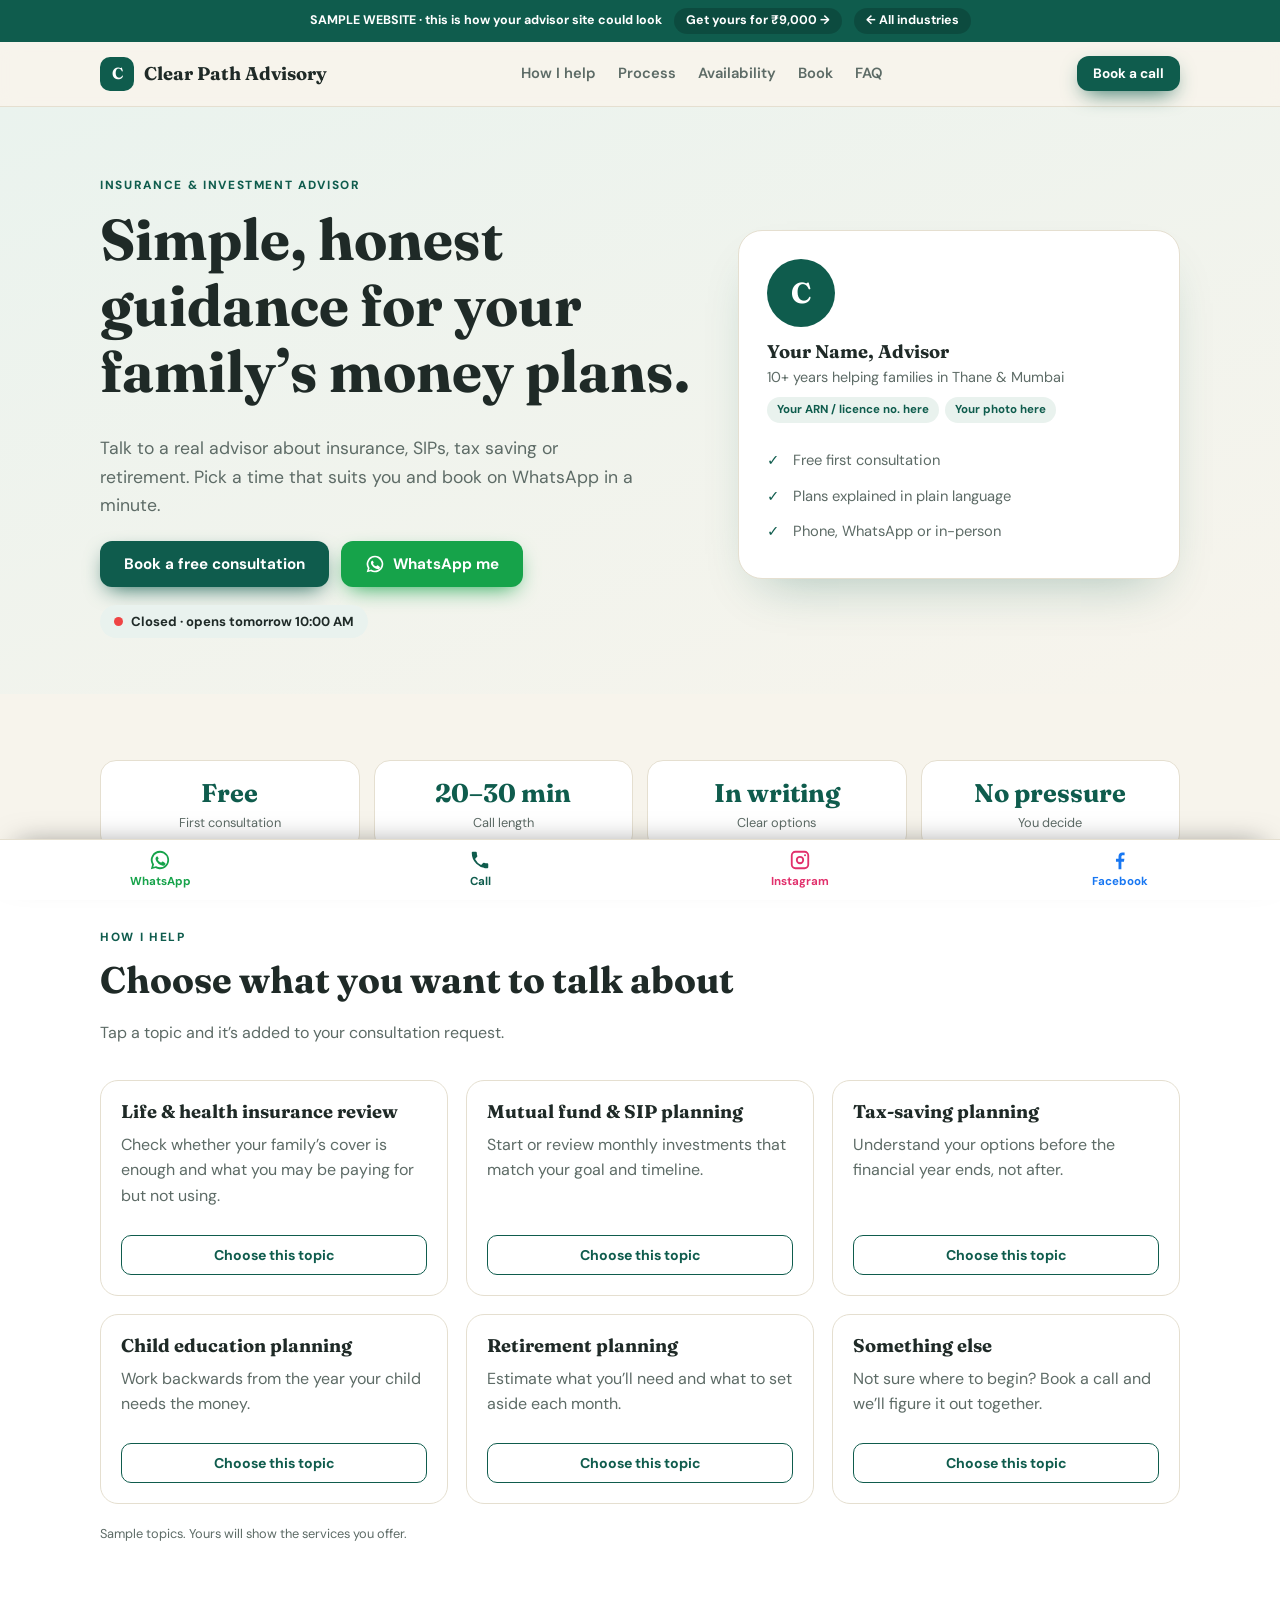
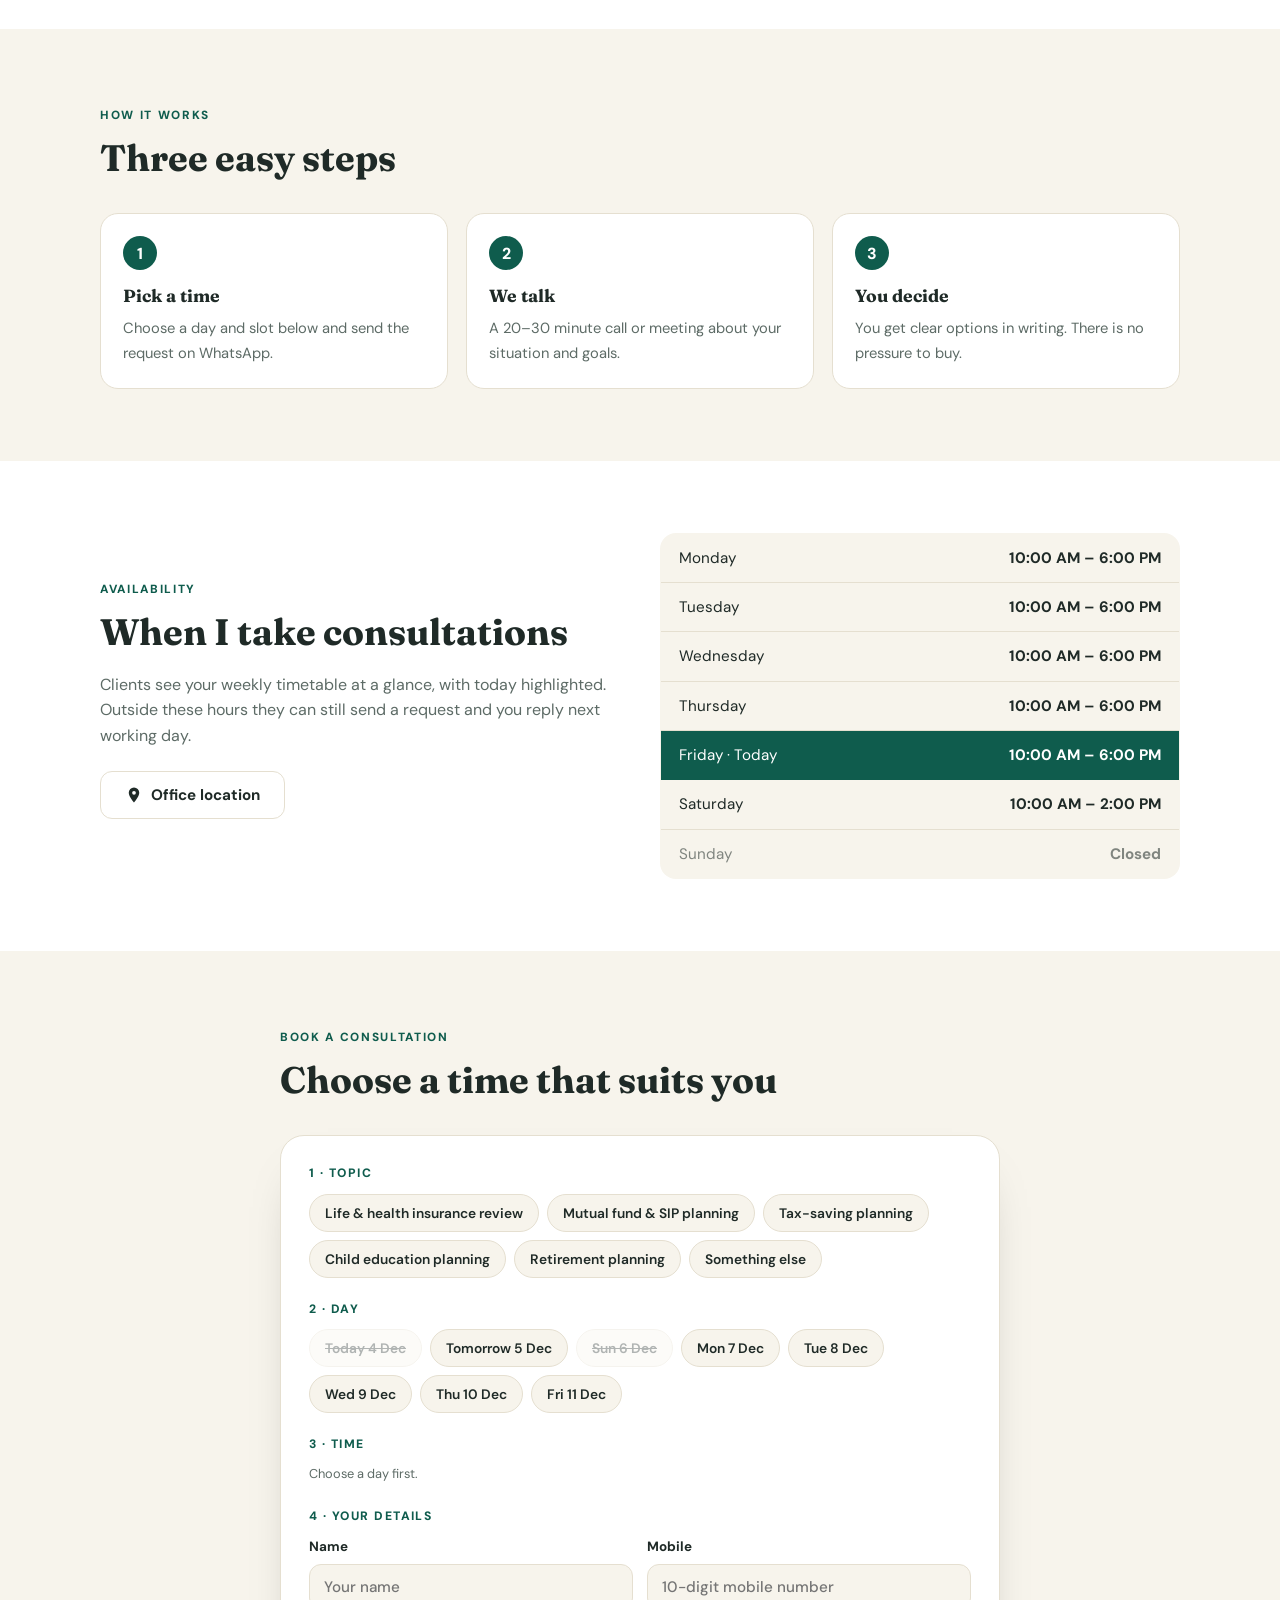
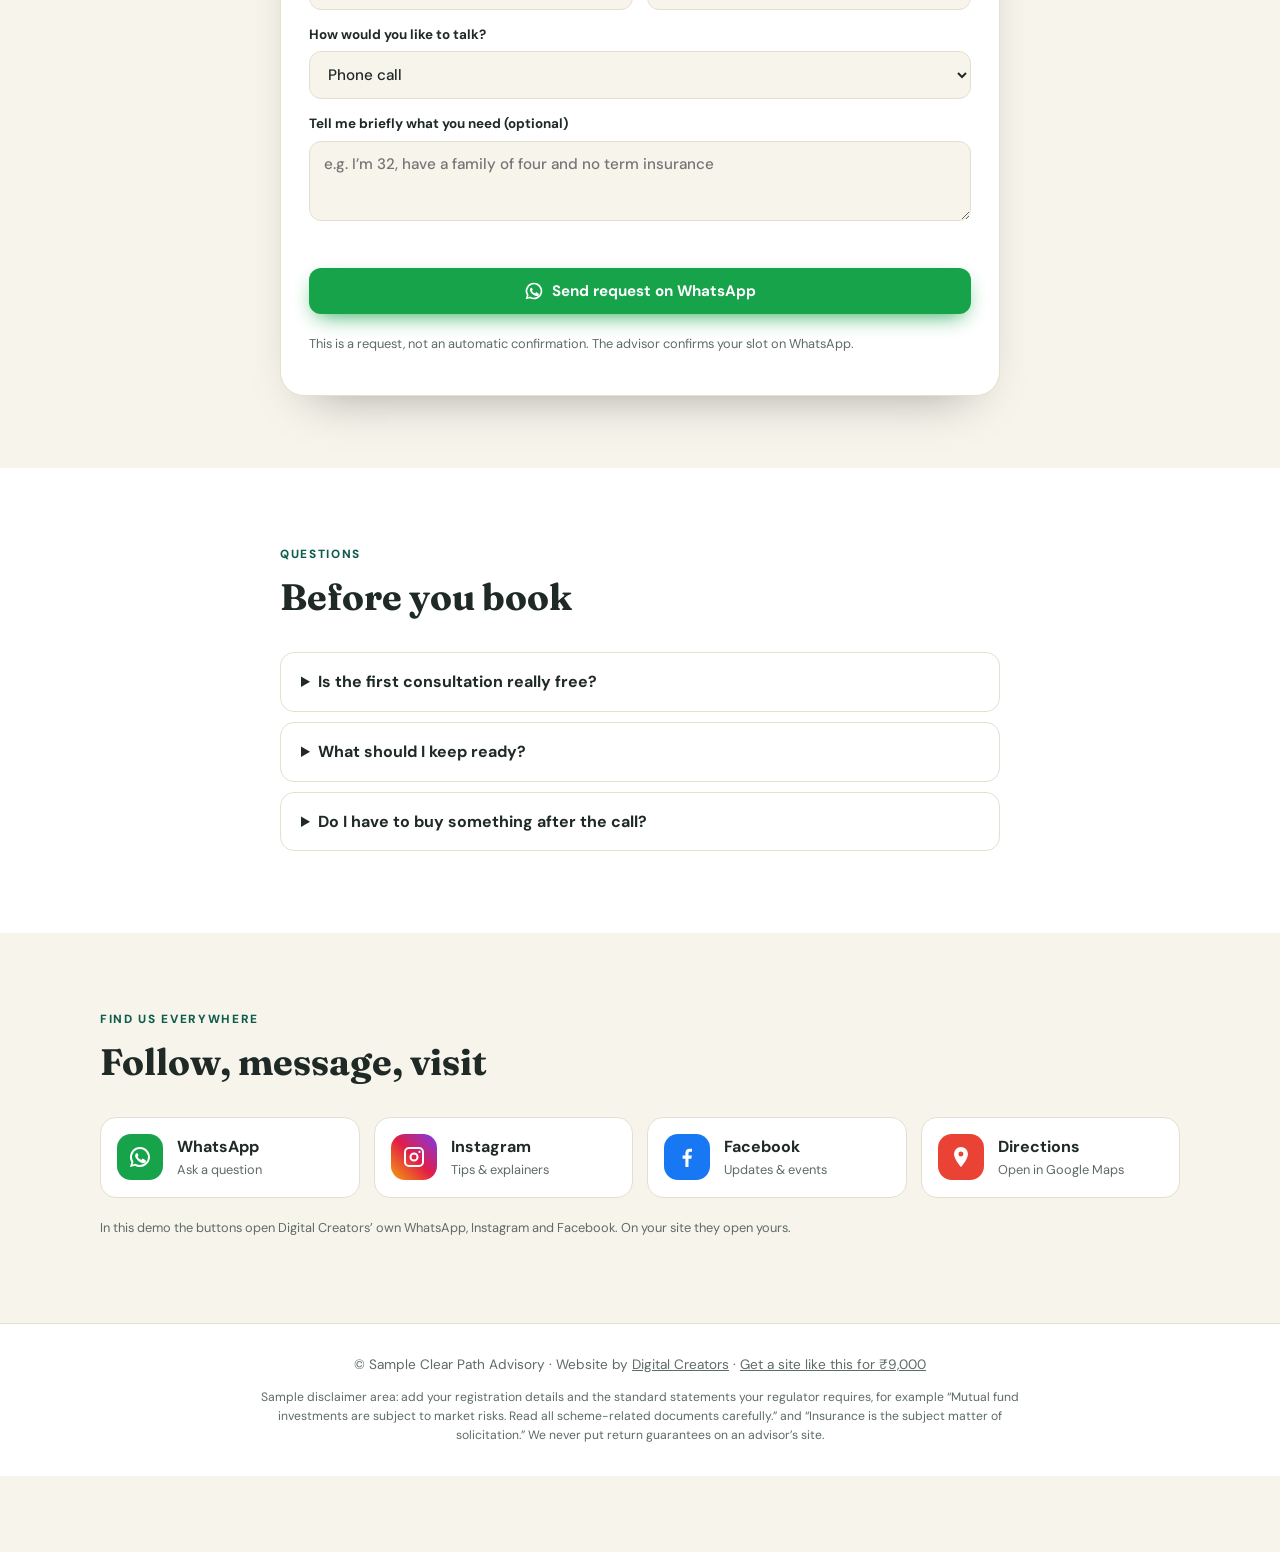
<file: demo-advisor.html>
<!DOCTYPE html>
<html lang="en">
<head>
  <meta charset="UTF-8">
  <meta name="viewport" content="width=device-width, initial-scale=1.0">
  <title>Sample Advisor Website | Digital Creators Demo</title>
  <meta name="description" content="A sample website for a financial or insurance advisor: services, availability timetable, consultation booking and WhatsApp, Instagram and Facebook buttons. Made by Digital Creators.">
  <meta name="robots" content="noindex">
  <link rel="preconnect" href="https://fonts.googleapis.com">
  <link rel="preconnect" href="https://fonts.gstatic.com" crossorigin>
  <link href="https://fonts.googleapis.com/css2?family=DM+Sans:wght@400;500;700;800&family=Fraunces:wght@600;700&display=swap" rel="stylesheet">
  <link rel="icon" type="image/svg+xml" href="logo.svg">
  <meta name="theme-color" content="#f7f4ec">
  <link rel="stylesheet" href="css/demo.css">
</head>
<body class="demo theme-advisor">
  <svg width="0" height="0" style="position:absolute" aria-hidden="true">
    <symbol id="i-wa" viewBox="0 0 24 24"><path d="M12 2a10 10 0 0 0-8.6 15.1L2 22l5-1.3A10 10 0 1 0 12 2zm0 18a8 8 0 0 1-4.1-1.1l-.3-.2-2.9.8.8-2.8-.2-.3A8 8 0 1 1 12 20zm4.4-5.6c-.2-.1-1.4-.7-1.6-.8s-.4-.1-.5.1-.6.8-.8 1-.3.2-.5.1a6.6 6.6 0 0 1-3.3-2.9c-.2-.4.2-.4.7-1.3.1-.1 0-.3 0-.4l-.7-1.6c-.2-.4-.4-.4-.5-.4h-.5a1 1 0 0 0-.7.3 3 3 0 0 0-.9 2.2 5.2 5.2 0 0 0 1.1 2.8 11.8 11.8 0 0 0 4.5 4c1.7.7 2.4.8 3.2.7a2.7 2.7 0 0 0 1.8-1.3 2.2 2.2 0 0 0 .2-1.3c-.1-.1-.2-.2-.5-.3z"/></symbol>
    <symbol id="i-ig" viewBox="0 0 24 24"><path d="M7 2h10a5 5 0 0 1 5 5v10a5 5 0 0 1-5 5H7a5 5 0 0 1-5-5V7a5 5 0 0 1 5-5zm0 2a3 3 0 0 0-3 3v10a3 3 0 0 0 3 3h10a3 3 0 0 0 3-3V7a3 3 0 0 0-3-3H7zm5 3.5a4.5 4.5 0 1 1 0 9 4.5 4.5 0 0 1 0-9zm0 2a2.5 2.5 0 1 0 0 5 2.5 2.5 0 0 0 0-5zM17.5 5.8a1.1 1.1 0 1 1 0 2.2 1.1 1.1 0 0 1 0-2.2z"/></symbol>
    <symbol id="i-fb" viewBox="0 0 24 24"><path d="M13.5 22v-8.2h2.8l.5-3.3h-3.3V8.4c0-1 .4-1.7 1.8-1.7H17V3.8A21 21 0 0 0 14.6 3.7c-2.5 0-4.2 1.5-4.2 4.3v2.5H7.6v3.3h2.8V22h3.1z"/></symbol>
    <symbol id="i-ph" viewBox="0 0 24 24"><path d="M6.6 10.8a15.1 15.1 0 0 0 6.6 6.6l2.2-2.2a1 1 0 0 1 1-.25 11.4 11.4 0 0 0 3.6.57 1 1 0 0 1 1 1V20a1 1 0 0 1-1 1A17 17 0 0 1 3 4a1 1 0 0 1 1-1h3.5a1 1 0 0 1 1 1c0 1.25.2 2.45.57 3.57a1 1 0 0 1-.25 1z"/></symbol>
    <symbol id="i-mp" viewBox="0 0 24 24"><path d="M12 2a7 7 0 0 0-7 7c0 5.2 7 13 7 13s7-7.8 7-13a7 7 0 0 0-7-7zm0 9.5a2.5 2.5 0 1 1 0-5 2.5 2.5 0 0 1 0 5z"/></symbol>
  </svg>

  <div class="sample-bar"><span>SAMPLE WEBSITE · this is how your advisor site could look</span><a href="index.html#services">Get yours for ₹9,000 →</a><a href="index.html#industries">← All industries</a></div>

  <header class="d-header">
    <div class="d-wrap d-nav">
      <a class="d-logo" href="#top"><i>C</i> Clear Path Advisory</a>
      <nav class="d-links"><a href="#services">How I help</a><a href="#process">Process</a><a href="#timings">Availability</a><a href="#book">Book</a><a href="#faq">FAQ</a></nav>
      <a class="d-btn d-btn-primary d-btn-sm" href="#book" data-scroll="#book">Book a call</a>
    </div>
  </header>

  <main id="top">
    <section class="d-hero">
      <div class="d-wrap d-hero-grid">
        <div>
          <span class="d-eyebrow">Insurance &amp; investment advisor</span>
          <h1>Simple, honest guidance for your family’s money plans.</h1>
          <p class="lead">Talk to a real advisor about insurance, SIPs, tax saving or retirement. Pick a time that suits you and book on WhatsApp in a minute.</p>
          <div class="d-actions">
            <a class="d-btn d-btn-primary" href="#book" data-scroll="#book">Book a free consultation</a>
            <a class="d-btn d-btn-wa" data-wa="Hi! I'd like to speak with you about financial planning."><svg width="20" height="20" fill="currentColor"><use href="#i-wa"/></svg> WhatsApp me</a>
          </div>
          <span id="open-badge" class="open-badge">Checking availability…</span>
        </div>
        <aside class="advisor-card">
          <div class="avatar">C</div>
          <h3 style="margin-bottom:4px">Your Name, Advisor</h3>
          <p style="margin:0 0 6px;font-size:.9rem">10+ years helping families in Thane &amp; Mumbai</p>
          <span class="reg-chip">Your ARN / licence no. here</span><span class="reg-chip">Your photo here</span>
          <ul><li>Free first consultation</li><li>Plans explained in plain language</li><li>Phone, WhatsApp or in-person</li></ul>
        </aside>
      </div>
    </section>

    <section class="d-section" style="padding:36px 0 0">
      <div class="d-wrap"><div class="stats">
        <div class="stat"><b>Free</b><span>First consultation</span></div><div class="stat"><b>20–30 min</b><span>Call length</span></div>
        <div class="stat"><b>In writing</b><span>Clear options</span></div><div class="stat"><b>No pressure</b><span>You decide</span></div>
      </div></div>
    </section>

    <section id="services" class="d-section" style="background:var(--card)">
      <div class="d-wrap">
        <div class="d-heading reveal"><span class="d-eyebrow">How I help</span><h2>Choose what you want to talk about</h2><p>Tap a topic and it’s added to your consultation request.</p></div>
        <div class="svc-grid">
          <article class="svc reveal" data-service="Life &amp; health insurance review"><div class="svc-top"><h3>Life &amp; health insurance review</h3></div><p>Check whether your family’s cover is enough and what you may be paying for but not using.</p><button type="button">Choose this topic</button></article>
          <article class="svc reveal" data-service="Mutual fund &amp; SIP planning"><div class="svc-top"><h3>Mutual fund &amp; SIP planning</h3></div><p>Start or review monthly investments that match your goal and timeline.</p><button type="button">Choose this topic</button></article>
          <article class="svc reveal" data-service="Tax-saving planning"><div class="svc-top"><h3>Tax-saving planning</h3></div><p>Understand your options before the financial year ends, not after.</p><button type="button">Choose this topic</button></article>
          <article class="svc reveal" data-service="Child education planning"><div class="svc-top"><h3>Child education planning</h3></div><p>Work backwards from the year your child needs the money.</p><button type="button">Choose this topic</button></article>
          <article class="svc reveal" data-service="Retirement planning"><div class="svc-top"><h3>Retirement planning</h3></div><p>Estimate what you’ll need and what to set aside each month.</p><button type="button">Choose this topic</button></article>
          <article class="svc reveal" data-service="Something else"><div class="svc-top"><h3>Something else</h3></div><p>Not sure where to begin? Book a call and we’ll figure it out together.</p><button type="button">Choose this topic</button></article>
        </div>
        <p class="fine">Sample topics. Yours will show the services you offer.</p>
      </div>
    </section>

    <section id="process" class="d-section">
      <div class="d-wrap reveal">
        <div class="d-heading"><span class="d-eyebrow">How it works</span><h2>Three easy steps</h2></div>
        <ol class="d-steps">
          <li><strong>Pick a time</strong><span>Choose a day and slot below and send the request on WhatsApp.</span></li>
          <li><strong>We talk</strong><span>A 20–30 minute call or meeting about your situation and goals.</span></li>
          <li><strong>You decide</strong><span>You get clear options in writing. There is no pressure to buy.</span></li>
        </ol>
      </div>
    </section>

    <section id="timings" class="d-section" style="background:var(--card)">
      <div class="d-wrap tt-grid reveal">
        <div>
          <span class="d-eyebrow">Availability</span>
          <h2>When I take consultations</h2>
          <p>Clients see your weekly timetable at a glance, with today highlighted. Outside these hours they can still send a request and you reply next working day.</p>
          <div class="d-actions"><a class="d-btn d-btn-ghost" data-map><svg width="18" height="18" fill="currentColor"><use href="#i-mp"/></svg> Office location</a></div>
        </div>
        <table class="tt"><tbody id="timetable"></tbody></table>
      </div>
    </section>

    <section id="book" class="d-section">
      <div class="d-wrap reveal" style="max-width:760px">
        <div class="d-heading"><span class="d-eyebrow">Book a consultation</span><h2>Choose a time that suits you</h2></div>
        <div class="book-card">
          <span class="step-label" style="margin-top:0">1 · Topic</span>
          <div id="book-services" class="chips"></div>
          <span class="step-label">2 · Day</span>
          <div id="book-dates" class="chips"></div>
          <span class="step-label">3 · Time</span>
          <div id="book-slots" class="chips"></div>
          <form id="book-form" class="d-form" novalidate>
            <span class="step-label">4 · Your details</span>
            <div class="form-row">
              <label>Name<input name="name" autocomplete="name" placeholder="Your name"></label>
              <label>Mobile<input name="phone" type="tel" inputmode="numeric" autocomplete="tel" placeholder="10-digit mobile number"></label>
            </div>
            <label>How would you like to talk?
              <select name="mode"><option>Phone call</option><option>WhatsApp video call</option><option>In person at the office</option></select>
            </label>
            <label>Tell me briefly what you need (optional)<textarea name="note" placeholder="e.g. I’m 32, have a family of four and no term insurance"></textarea></label>
            <div id="book-summary" class="summary"></div>
            <p id="form-err" class="form-err" role="alert"></p>
            <button class="d-btn d-btn-wa" type="submit" style="width:100%"><svg width="20" height="20" fill="currentColor"><use href="#i-wa"/></svg> Send request on WhatsApp</button>
          </form>
          <p class="fine">This is a request, not an automatic confirmation. The advisor confirms your slot on WhatsApp.</p>
        </div>
      </div>
    </section>

    <section id="faq" class="d-section" style="background:var(--card)">
      <div class="d-wrap reveal" style="max-width:760px">
        <div class="d-heading"><span class="d-eyebrow">Questions</span><h2>Before you book</h2></div>
        <div class="faq">
          <details><summary>Is the first consultation really free?</summary><p>Yes. The first call is to understand your situation. You’ll know how I’m paid before you buy anything. (Edit this answer to match your own practice.)</p></details>
          <details><summary>What should I keep ready?</summary><p>Any existing policies or investment statements, if you have them, and a rough idea of your monthly income and goals.</p></details>
          <details><summary>Do I have to buy something after the call?</summary><p>No. You get options in writing and decide in your own time.</p></details>
        </div>
      </div>
    </section>

    <section id="connect" class="d-section">
      <div class="d-wrap reveal">
        <div class="d-heading"><span class="d-eyebrow">Find us everywhere</span><h2>Follow, message, visit</h2></div>
        <div class="connect">
          <a data-wa="Hi! I'd like to speak with you about financial planning."><span class="ico wa"><svg><use href="#i-wa"/></svg></span><span><strong>WhatsApp</strong><span class="sub">Ask a question</span></span></a>
          <a data-ig><span class="ico ig"><svg><use href="#i-ig"/></svg></span><span><strong>Instagram</strong><span class="sub">Tips &amp; explainers</span></span></a>
          <a data-fb><span class="ico fb"><svg><use href="#i-fb"/></svg></span><span><strong>Facebook</strong><span class="sub">Updates &amp; events</span></span></a>
          <a data-map><span class="ico mp"><svg><use href="#i-mp"/></svg></span><span><strong>Directions</strong><span class="sub">Open in Google Maps</span></span></a>
        </div>
        <p class="fine">In this demo the buttons open Digital Creators’ own WhatsApp, Instagram and Facebook. On your site they open yours.</p>
      </div>
    </section>
  </main>

  <footer class="d-footer"><div class="d-wrap">© Sample Clear Path Advisory · Website by <a href="index.html">Digital Creators</a> · <a href="index.html#services">Get a site like this for ₹9,000</a><p class="disc">Sample disclaimer area: add your registration details and the standard statements your regulator requires, for example “Mutual fund investments are subject to market risks. Read all scheme-related documents carefully.” and “Insurance is the subject matter of solicitation.” We never put return guarantees on an advisor’s site.</p></div></footer>

  <nav class="action-bar" aria-label="Quick contact">
    <a class="wa" data-wa="Hi! I'd like to speak with you about financial planning."><svg><use href="#i-wa"/></svg>WhatsApp</a>
    <a class="ph" data-call><svg><use href="#i-ph"/></svg>Call</a>
    <a class="ig" data-ig><svg><use href="#i-ig"/></svg>Instagram</a>
    <a class="fb" data-fb><svg><use href="#i-fb"/></svg>Facebook</a>
  </nav>

  <script>
    // ===== EDIT THIS BLOCK FOR A REAL CLIENT =====
    window.DEMO_CFG = {
      "whatsapp": "919987056334",
      "instagram": "https://www.instagram.com/digitalcreatorsagency.in/",
      "facebook": "https://www.facebook.com/profile.php?id=61593325967144",
      "map": "https://www.google.com/maps/search/?api=1&query=Thane+Maharashtra",
      "slotMinutes": 30,
      "mode": "advisor",
      "greeting": "Hi! I'd like to speak with you about financial planning.",
      "bookingIntro": "Hi! I'd like to book a consultation with Clear Path Advisory (sample).",
      "serviceLabel": "Topic",
      "hours": {
            "0": null,
            "1": [
                  "10:00",
                  "18:00"
            ],
            "2": [
                  "10:00",
                  "18:00"
            ],
            "3": [
                  "10:00",
                  "18:00"
            ],
            "4": [
                  "10:00",
                  "18:00"
            ],
            "5": [
                  "10:00",
                  "18:00"
            ],
            "6": [
                  "10:00",
                  "14:00"
            ]
      }
};
  </script>
  <script src="js/demo.js"></script>
</body>
</html>
</file>
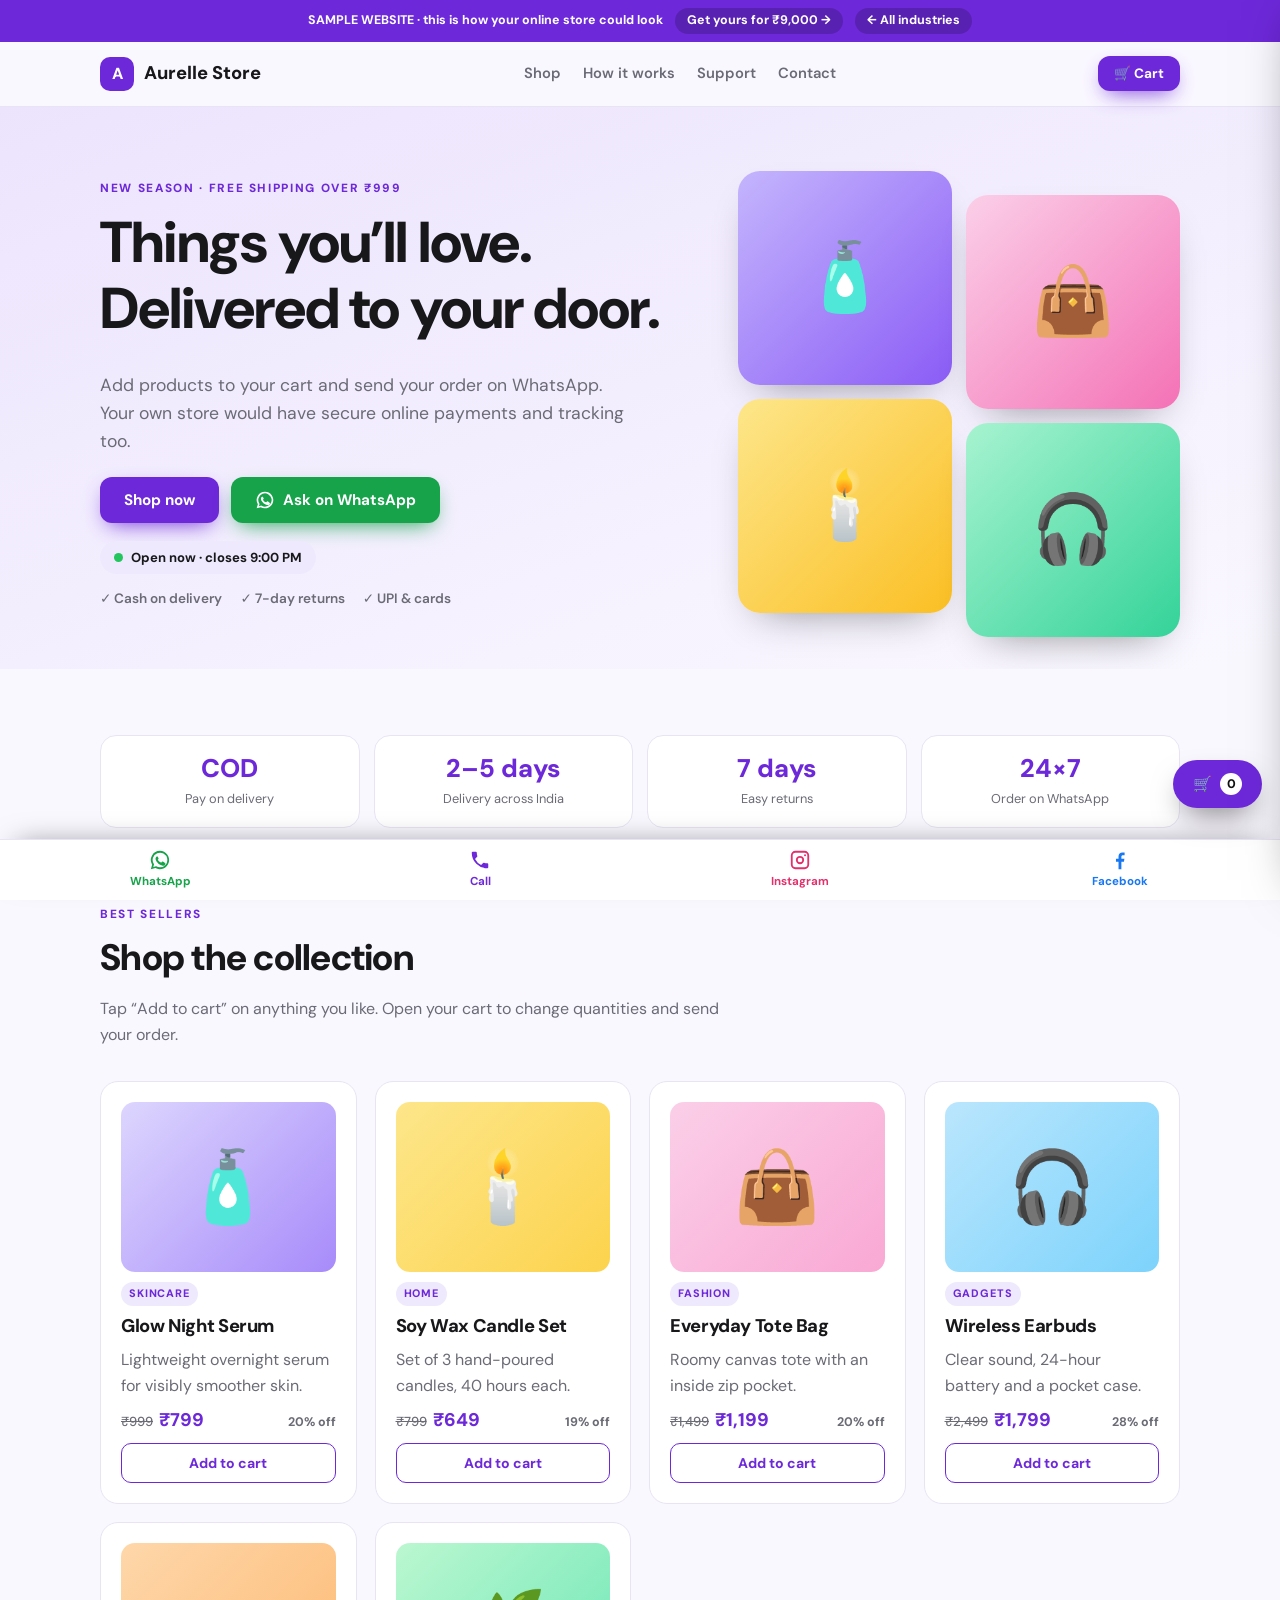
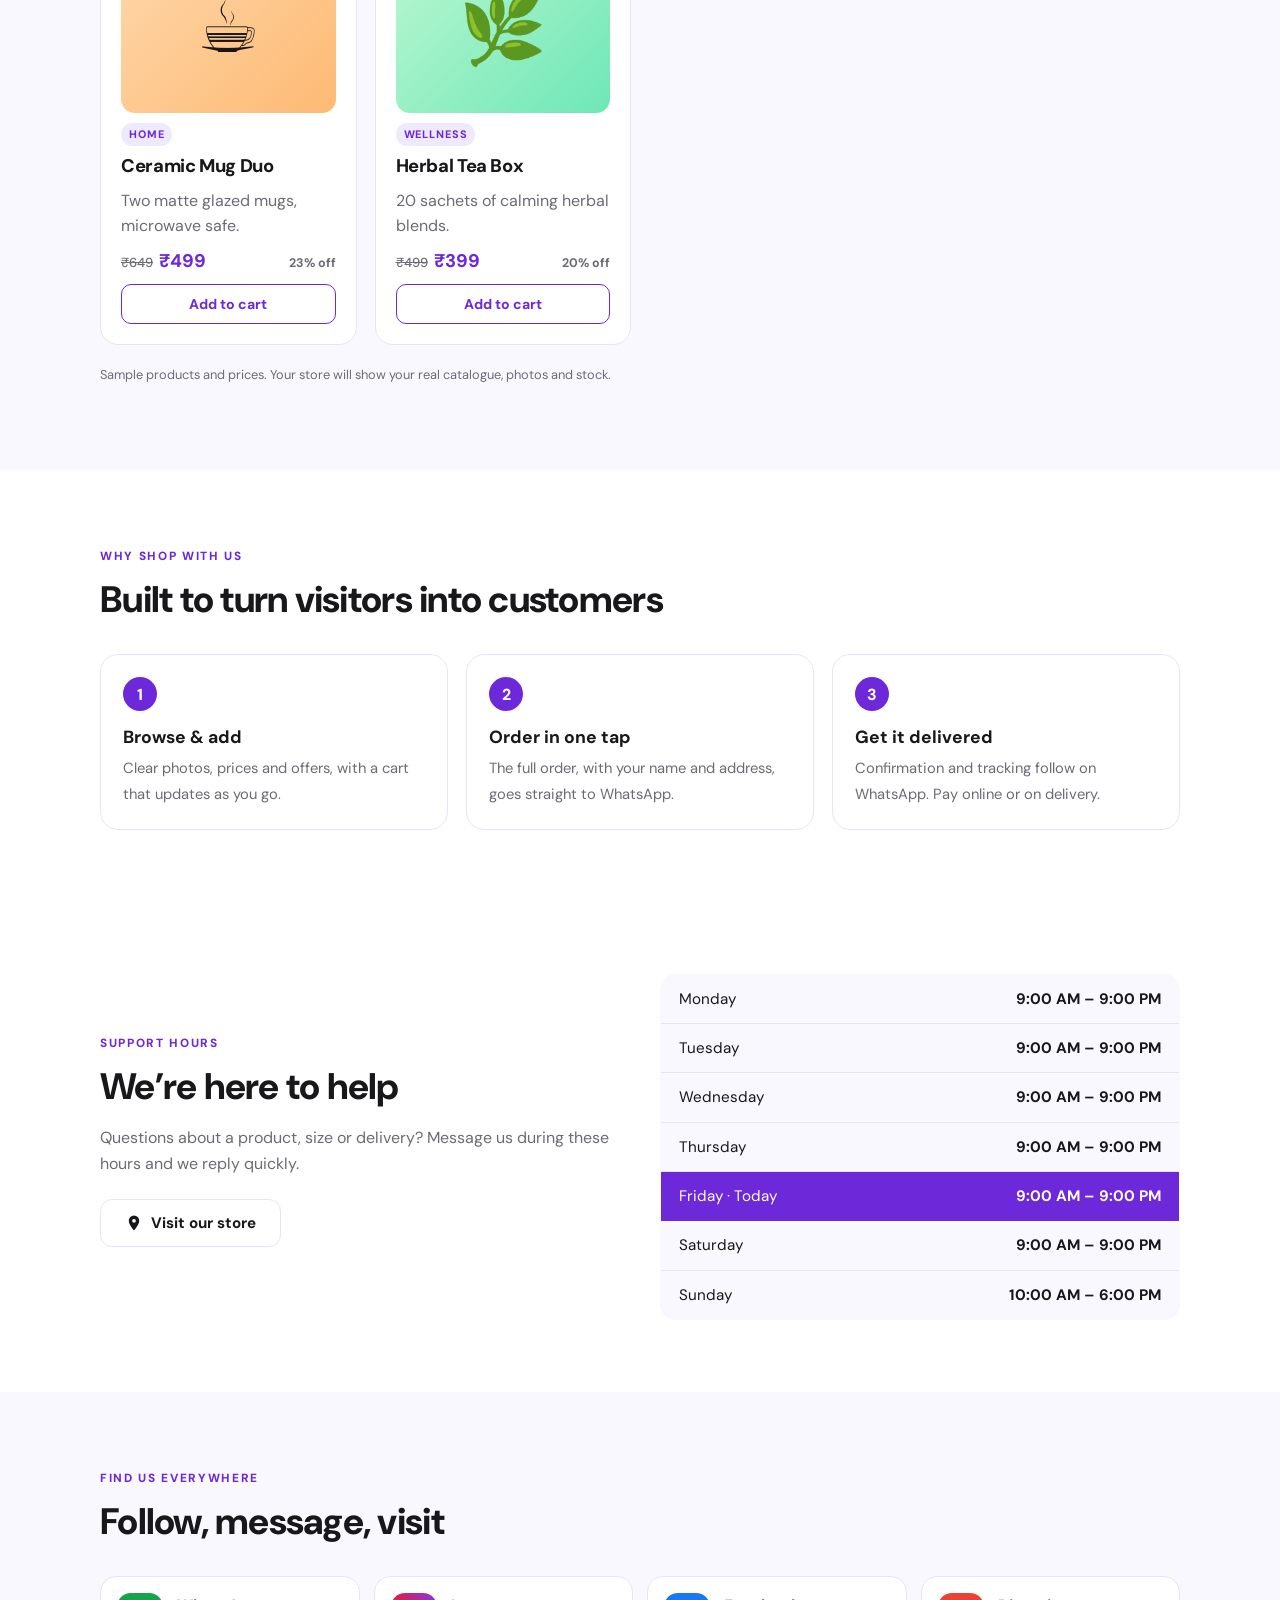
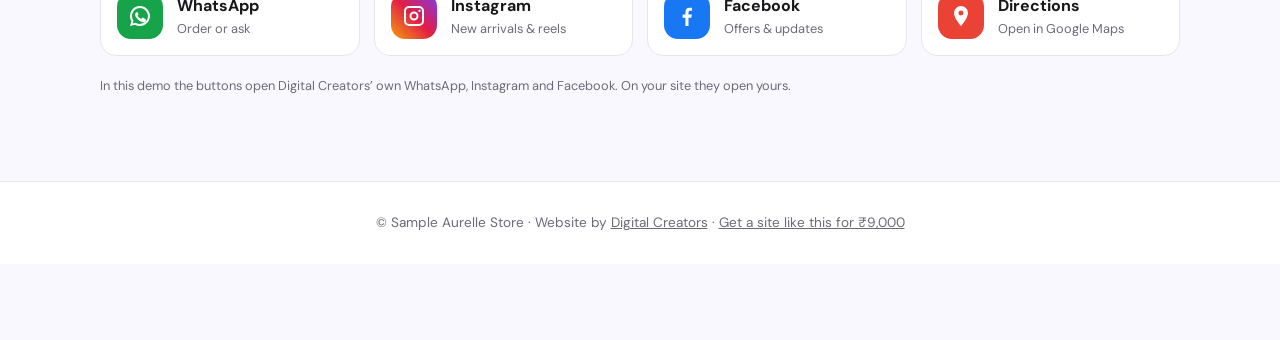
<file: demo-ecommerce.html>
<!DOCTYPE html>
<html lang="en">
<head>
  <meta charset="UTF-8">
  <meta name="viewport" content="width=device-width, initial-scale=1.0">
  <title>Sample E-commerce Website | Digital Creators Demo</title>
  <meta name="description" content="A sample online store: product catalogue, cart, order on WhatsApp and support hours. Made by Digital Creators.">
  <meta name="robots" content="noindex">
  <link rel="preconnect" href="https://fonts.googleapis.com">
  <link rel="preconnect" href="https://fonts.gstatic.com" crossorigin>
  <link href="https://fonts.googleapis.com/css2?family=DM+Sans:wght@400;500;700;800&display=swap" rel="stylesheet">
  <link rel="icon" type="image/svg+xml" href="logo.svg">
  <meta name="theme-color" content="#faf8ff">
  <link rel="stylesheet" href="css/demo.css">
</head>
<body class="demo theme-ecommerce">
  <svg width="0" height="0" style="position:absolute" aria-hidden="true">
    <symbol id="i-wa" viewBox="0 0 24 24"><path d="M12 2a10 10 0 0 0-8.6 15.1L2 22l5-1.3A10 10 0 1 0 12 2zm0 18a8 8 0 0 1-4.1-1.1l-.3-.2-2.9.8.8-2.8-.2-.3A8 8 0 1 1 12 20zm4.4-5.6c-.2-.1-1.4-.7-1.6-.8s-.4-.1-.5.1-.6.8-.8 1-.3.2-.5.1a6.6 6.6 0 0 1-3.3-2.9c-.2-.4.2-.4.7-1.3.1-.1 0-.3 0-.4l-.7-1.6c-.2-.4-.4-.4-.5-.4h-.5a1 1 0 0 0-.7.3 3 3 0 0 0-.9 2.2 5.2 5.2 0 0 0 1.1 2.8 11.8 11.8 0 0 0 4.5 4c1.7.7 2.4.8 3.2.7a2.7 2.7 0 0 0 1.8-1.3 2.2 2.2 0 0 0 .2-1.3c-.1-.1-.2-.2-.5-.3z"/></symbol>
    <symbol id="i-ig" viewBox="0 0 24 24"><path d="M7 2h10a5 5 0 0 1 5 5v10a5 5 0 0 1-5 5H7a5 5 0 0 1-5-5V7a5 5 0 0 1 5-5zm0 2a3 3 0 0 0-3 3v10a3 3 0 0 0 3 3h10a3 3 0 0 0 3-3V7a3 3 0 0 0-3-3H7zm5 3.5a4.5 4.5 0 1 1 0 9 4.5 4.5 0 0 1 0-9zm0 2a2.5 2.5 0 1 0 0 5 2.5 2.5 0 0 0 0-5zM17.5 5.8a1.1 1.1 0 1 1 0 2.2 1.1 1.1 0 0 1 0-2.2z"/></symbol>
    <symbol id="i-fb" viewBox="0 0 24 24"><path d="M13.5 22v-8.2h2.8l.5-3.3h-3.3V8.4c0-1 .4-1.7 1.8-1.7H17V3.8A21 21 0 0 0 14.6 3.7c-2.5 0-4.2 1.5-4.2 4.3v2.5H7.6v3.3h2.8V22h3.1z"/></symbol>
    <symbol id="i-ph" viewBox="0 0 24 24"><path d="M6.6 10.8a15.1 15.1 0 0 0 6.6 6.6l2.2-2.2a1 1 0 0 1 1-.25 11.4 11.4 0 0 0 3.6.57 1 1 0 0 1 1 1V20a1 1 0 0 1-1 1A17 17 0 0 1 3 4a1 1 0 0 1 1-1h3.5a1 1 0 0 1 1 1c0 1.25.2 2.45.57 3.57a1 1 0 0 1-.25 1z"/></symbol>
    <symbol id="i-mp" viewBox="0 0 24 24"><path d="M12 2a7 7 0 0 0-7 7c0 5.2 7 13 7 13s7-7.8 7-13a7 7 0 0 0-7-7zm0 9.5a2.5 2.5 0 1 1 0-5 2.5 2.5 0 0 1 0 5z"/></symbol>
  </svg>

  <div class="sample-bar"><span>SAMPLE WEBSITE · this is how your online store could look</span><a href="index.html#services">Get yours for ₹9,000 →</a><a href="index.html#industries">← All industries</a></div>

  <header class="d-header">
    <div class="d-wrap d-nav">
      <a class="d-logo" href="#top"><i>A</i> Aurelle Store</a>
      <nav class="d-links"><a href="#shop">Shop</a><a href="#why">How it works</a><a href="#timings">Support</a><a href="#connect">Contact</a></nav>
      <button type="button" class="d-btn d-btn-primary d-btn-sm" data-cart-open>🛒 Cart</button>
    </div>
  </header>

  <main id="top">
    <section class="d-hero">
      <div class="d-wrap d-hero-grid">
        <div>
          <span class="d-eyebrow">New season · Free shipping over ₹999</span>
          <h1>Things you’ll love. Delivered to your door.</h1>
          <p class="lead">Add products to your cart and send your order on WhatsApp. Your own store would have secure online payments and tracking too.</p>
          <div class="d-actions">
            <a class="d-btn d-btn-primary" href="#shop" data-scroll="#shop">Shop now</a>
            <a class="d-btn d-btn-wa" data-wa="Hi! I'd like to know more about your products."><svg width="20" height="20" fill="currentColor"><use href="#i-wa"/></svg> Ask on WhatsApp</a>
          </div>
          <span id="open-badge" class="open-badge">Checking support hours…</span>
          <div class="d-trust"><span>✓ Cash on delivery</span><span>✓ 7-day returns</span><span>✓ UPI &amp; cards</span></div>
        </div>
        <div class="shop-art" aria-hidden="true"><div>🧴</div><div>👜</div><div>🕯️</div><div>🎧</div></div>
      </div>
    </section>

    <section class="d-section" style="padding:36px 0 0">
      <div class="d-wrap"><div class="stats">
        <div class="stat"><b>COD</b><span>Pay on delivery</span></div><div class="stat"><b>2–5 days</b><span>Delivery across India</span></div>
        <div class="stat"><b>7 days</b><span>Easy returns</span></div><div class="stat"><b>24×7</b><span>Order on WhatsApp</span></div>
      </div></div>
    </section>

    <section id="shop" class="d-section">
      <div class="d-wrap">
        <div class="d-heading reveal"><span class="d-eyebrow">Best sellers</span><h2>Shop the collection</h2><p>Tap “Add to cart” on anything you like. Open your cart to change quantities and send your order.</p></div>
        <div class="prod-grid">
          <article class="prod reveal" data-item="p0" data-name="Glow Night Serum" data-price="799"><div class="pimg g1">🧴</div><span class="tag">Skincare</span><div class="svc-top"><h3>Glow Night Serum</h3></div><p style="margin:0">Lightweight overnight serum for visibly smoother skin.</p><div class="svc-top"><span class="price"><span class="old">₹999</span>₹799</span><span class="meta">20% off</span></div><button type="button" class="add">Add to cart</button></article>
          <article class="prod reveal" data-item="p1" data-name="Soy Wax Candle Set" data-price="649"><div class="pimg g3">🕯️</div><span class="tag">Home</span><div class="svc-top"><h3>Soy Wax Candle Set</h3></div><p style="margin:0">Set of 3 hand-poured candles, 40 hours each.</p><div class="svc-top"><span class="price"><span class="old">₹799</span>₹649</span><span class="meta">19% off</span></div><button type="button" class="add">Add to cart</button></article>
          <article class="prod reveal" data-item="p2" data-name="Everyday Tote Bag" data-price="1199"><div class="pimg g2">👜</div><span class="tag">Fashion</span><div class="svc-top"><h3>Everyday Tote Bag</h3></div><p style="margin:0">Roomy canvas tote with an inside zip pocket.</p><div class="svc-top"><span class="price"><span class="old">₹1,499</span>₹1,199</span><span class="meta">20% off</span></div><button type="button" class="add">Add to cart</button></article>
          <article class="prod reveal" data-item="p3" data-name="Wireless Earbuds" data-price="1799"><div class="pimg g5">🎧</div><span class="tag">Gadgets</span><div class="svc-top"><h3>Wireless Earbuds</h3></div><p style="margin:0">Clear sound, 24-hour battery and a pocket case.</p><div class="svc-top"><span class="price"><span class="old">₹2,499</span>₹1,799</span><span class="meta">28% off</span></div><button type="button" class="add">Add to cart</button></article>
          <article class="prod reveal" data-item="p4" data-name="Ceramic Mug Duo" data-price="499"><div class="pimg g6">☕</div><span class="tag">Home</span><div class="svc-top"><h3>Ceramic Mug Duo</h3></div><p style="margin:0">Two matte glazed mugs, microwave safe.</p><div class="svc-top"><span class="price"><span class="old">₹649</span>₹499</span><span class="meta">23% off</span></div><button type="button" class="add">Add to cart</button></article>
          <article class="prod reveal" data-item="p5" data-name="Herbal Tea Box" data-price="399"><div class="pimg g4">🌿</div><span class="tag">Wellness</span><div class="svc-top"><h3>Herbal Tea Box</h3></div><p style="margin:0">20 sachets of calming herbal blends.</p><div class="svc-top"><span class="price"><span class="old">₹499</span>₹399</span><span class="meta">20% off</span></div><button type="button" class="add">Add to cart</button></article>
        </div>
        <p class="fine">Sample products and prices. Your store will show your real catalogue, photos and stock.</p>
      </div>
    </section>

    <section id="why" class="d-section" style="background:var(--card)">
      <div class="d-wrap reveal">
        <div class="d-heading"><span class="d-eyebrow">Why shop with us</span><h2>Built to turn visitors into customers</h2></div>
        <ol class="d-steps">
          <li><strong>Browse &amp; add</strong><span>Clear photos, prices and offers, with a cart that updates as you go.</span></li>
          <li><strong>Order in one tap</strong><span>The full order, with your name and address, goes straight to WhatsApp.</span></li>
          <li><strong>Get it delivered</strong><span>Confirmation and tracking follow on WhatsApp. Pay online or on delivery.</span></li>
        </ol>
      </div>
    </section>

    <section id="timings" class="d-section" style="background:var(--card)">
      <div class="d-wrap tt-grid reveal">
        <div>
          <span class="d-eyebrow">Support hours</span>
          <h2>We’re here to help</h2>
          <p>Questions about a product, size or delivery? Message us during these hours and we reply quickly.</p>
          <div class="d-actions"><a class="d-btn d-btn-ghost" data-map><svg width="18" height="18" fill="currentColor"><use href="#i-mp"/></svg> Visit our store</a></div>
        </div>
        <table class="tt"><tbody id="timetable"></tbody></table>
      </div>
    </section>

    <section id="connect" class="d-section">
      <div class="d-wrap reveal">
        <div class="d-heading"><span class="d-eyebrow">Find us everywhere</span><h2>Follow, message, visit</h2></div>
        <div class="connect">
          <a data-wa="Hi! I'd like to know more about your products."><span class="ico wa"><svg><use href="#i-wa"/></svg></span><span><strong>WhatsApp</strong><span class="sub">Order or ask</span></span></a>
          <a data-ig><span class="ico ig"><svg><use href="#i-ig"/></svg></span><span><strong>Instagram</strong><span class="sub">New arrivals &amp; reels</span></span></a>
          <a data-fb><span class="ico fb"><svg><use href="#i-fb"/></svg></span><span><strong>Facebook</strong><span class="sub">Offers &amp; updates</span></span></a>
          <a data-map><span class="ico mp"><svg><use href="#i-mp"/></svg></span><span><strong>Directions</strong><span class="sub">Open in Google Maps</span></span></a>
        </div>
        <p class="fine">In this demo the buttons open Digital Creators’ own WhatsApp, Instagram and Facebook. On your site they open yours.</p>
      </div>
    </section>
  </main>

  <footer class="d-footer"><div class="d-wrap">© Sample Aurelle Store · Website by <a href="index.html">Digital Creators</a> · <a href="index.html#services">Get a site like this for ₹9,000</a></div></footer>

  <nav class="action-bar" aria-label="Quick contact">
    <a class="wa" data-wa="Hi! I'd like to know more about your products."><svg><use href="#i-wa"/></svg>WhatsApp</a>
    <a class="ph" data-call><svg><use href="#i-ph"/></svg>Call</a>
    <a class="ig" data-ig><svg><use href="#i-ig"/></svg>Instagram</a>
    <a class="fb" data-fb><svg><use href="#i-fb"/></svg>Facebook</a>
  </nav>

  <button class="cart-fab" data-cart-open aria-label="Open cart">🛒 <span id="cart-count">0</span></button>
  <div id="cart-overlay" class="cart-overlay"></div>
  <aside id="cart" class="cart" aria-label="Your order">
    <div class="cart-head"><h3>Your cart</h3><button data-cart-close aria-label="Close">×</button></div>
    <div id="cart-body" class="cart-body"></div>
    <div class="cart-foot">
      <div class="cart-total"><span>Total</span><span id="cart-total">₹0</span></div>
      <form id="cart-form" class="d-form" novalidate>
        <div class="form-row"><label>Name<input name="name" autocomplete="name" placeholder="Your name"></label><label>Mobile<input name="phone" type="tel" inputmode="numeric" autocomplete="tel" placeholder="10-digit mobile"></label></div>
        <label>Delivery address<textarea name="address" placeholder="Flat, building, area, city, pincode"></textarea></label>
        <p id="cart-err" class="form-err" role="alert"></p>
        <button class="d-btn d-btn-wa" type="submit" style="width:100%"><svg width="20" height="20" fill="currentColor"><use href="#i-wa"/></svg> Place order on WhatsApp</button>
      </form>
    </div>
  </aside>
  <script>
    // ===== EDIT THIS BLOCK FOR A REAL CLIENT =====
    window.DEMO_CFG = {
      "whatsapp": "919987056334",
      "instagram": "https://www.instagram.com/digitalcreatorsagency.in/",
      "facebook": "https://www.facebook.com/profile.php?id=61593325967144",
      "map": "https://www.google.com/maps/search/?api=1&query=Thane+Maharashtra",
      "slotMinutes": 30,
      "mode": "ecommerce",
      "greeting": "Hi! I'd like to know more about your products.",
      "orderIntro": "Hi! I'd like to place an order at Aurelle Store (sample).",
      "needAddress": true,
      "hours": {
            "0": [
                  "10:00",
                  "18:00"
            ],
            "1": [
                  "09:00",
                  "21:00"
            ],
            "2": [
                  "09:00",
                  "21:00"
            ],
            "3": [
                  "09:00",
                  "21:00"
            ],
            "4": [
                  "09:00",
                  "21:00"
            ],
            "5": [
                  "09:00",
                  "21:00"
            ],
            "6": [
                  "09:00",
                  "21:00"
            ]
      }
};
  </script>
  <script src="js/demo.js"></script>
</body>
</html>
</file>
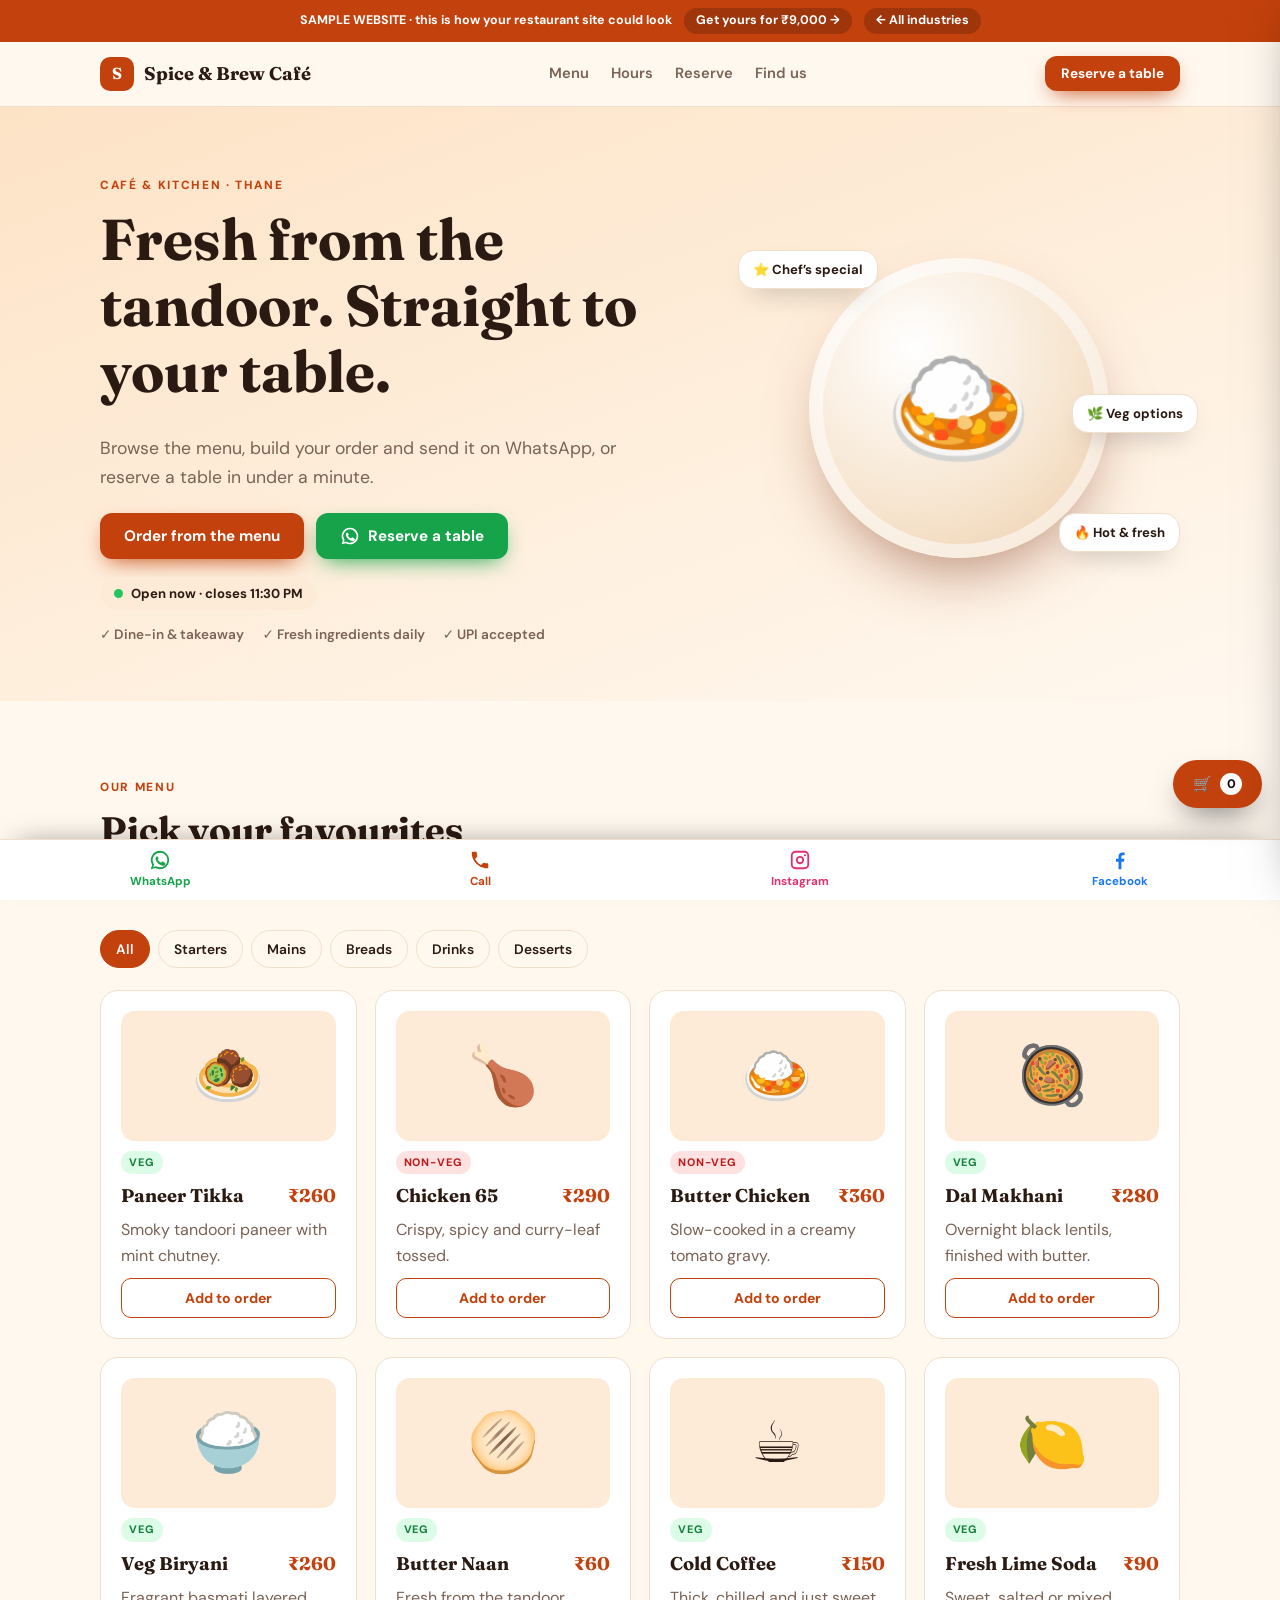
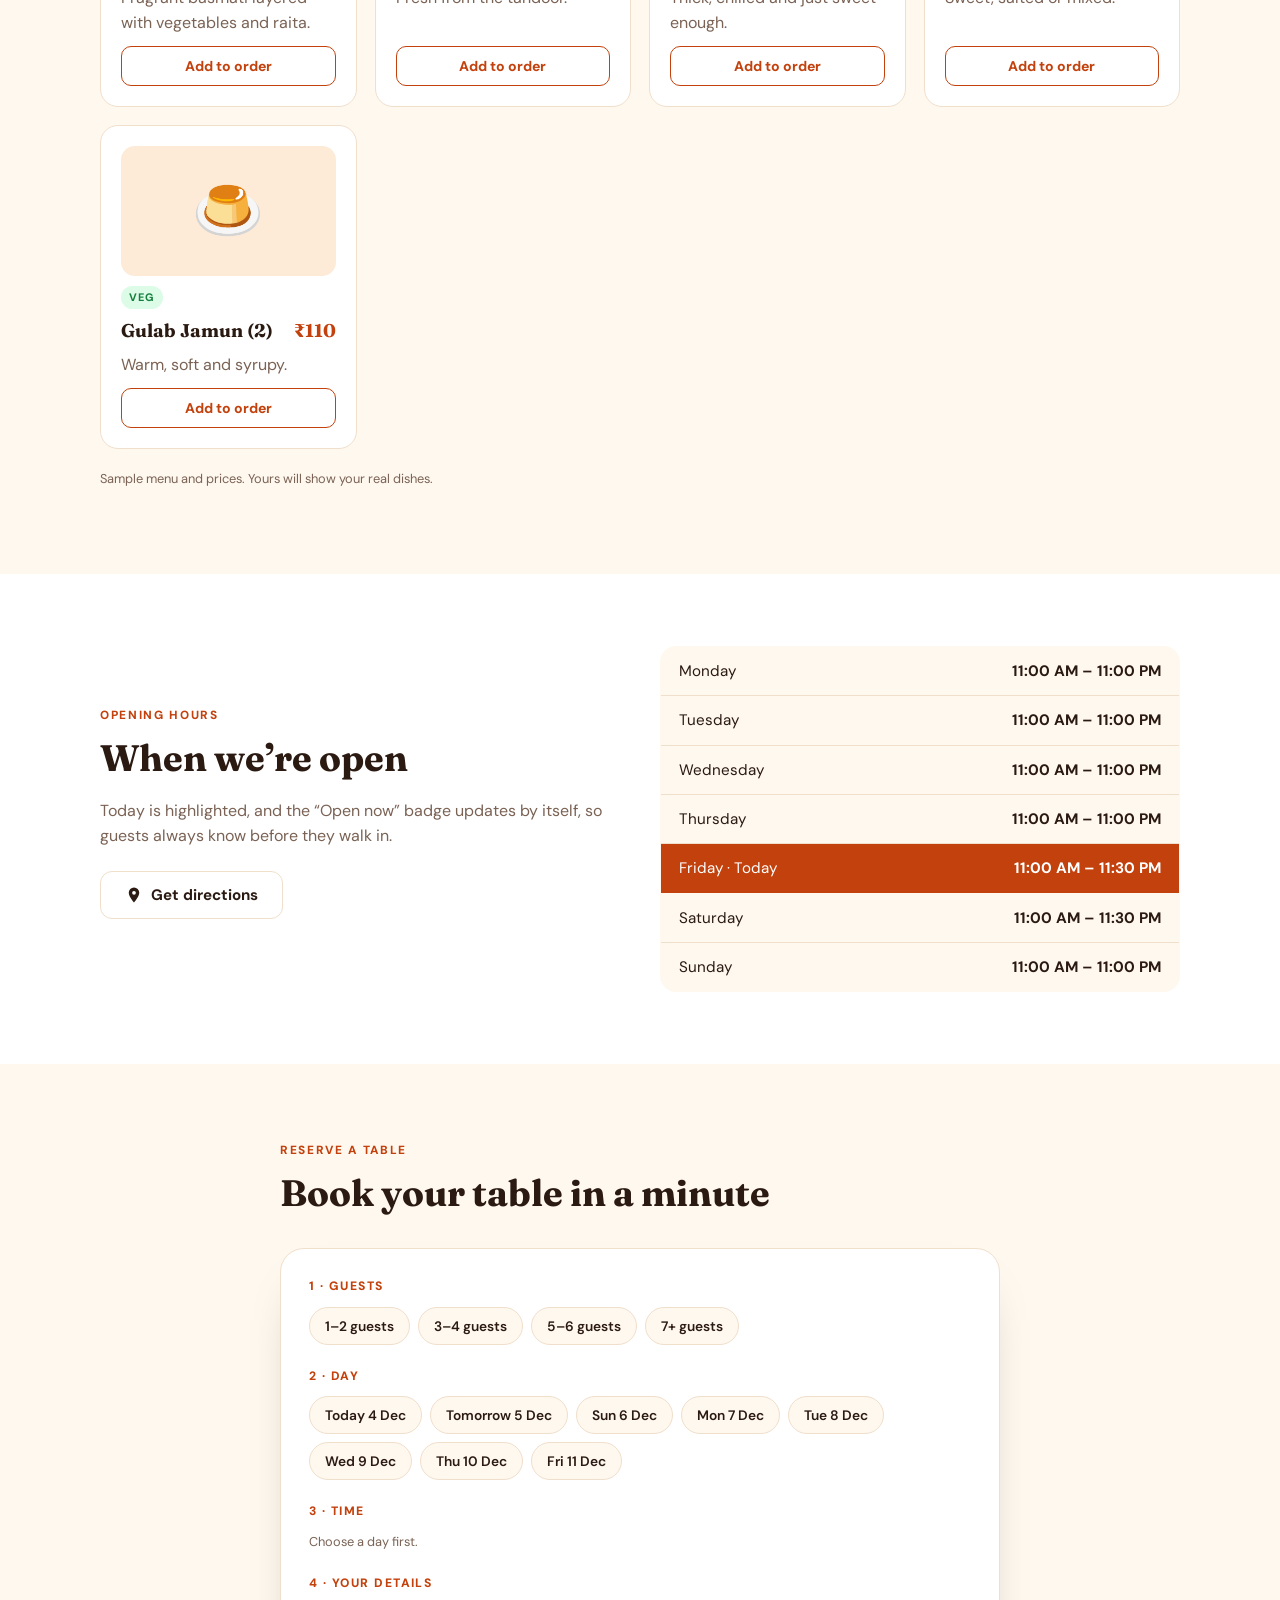
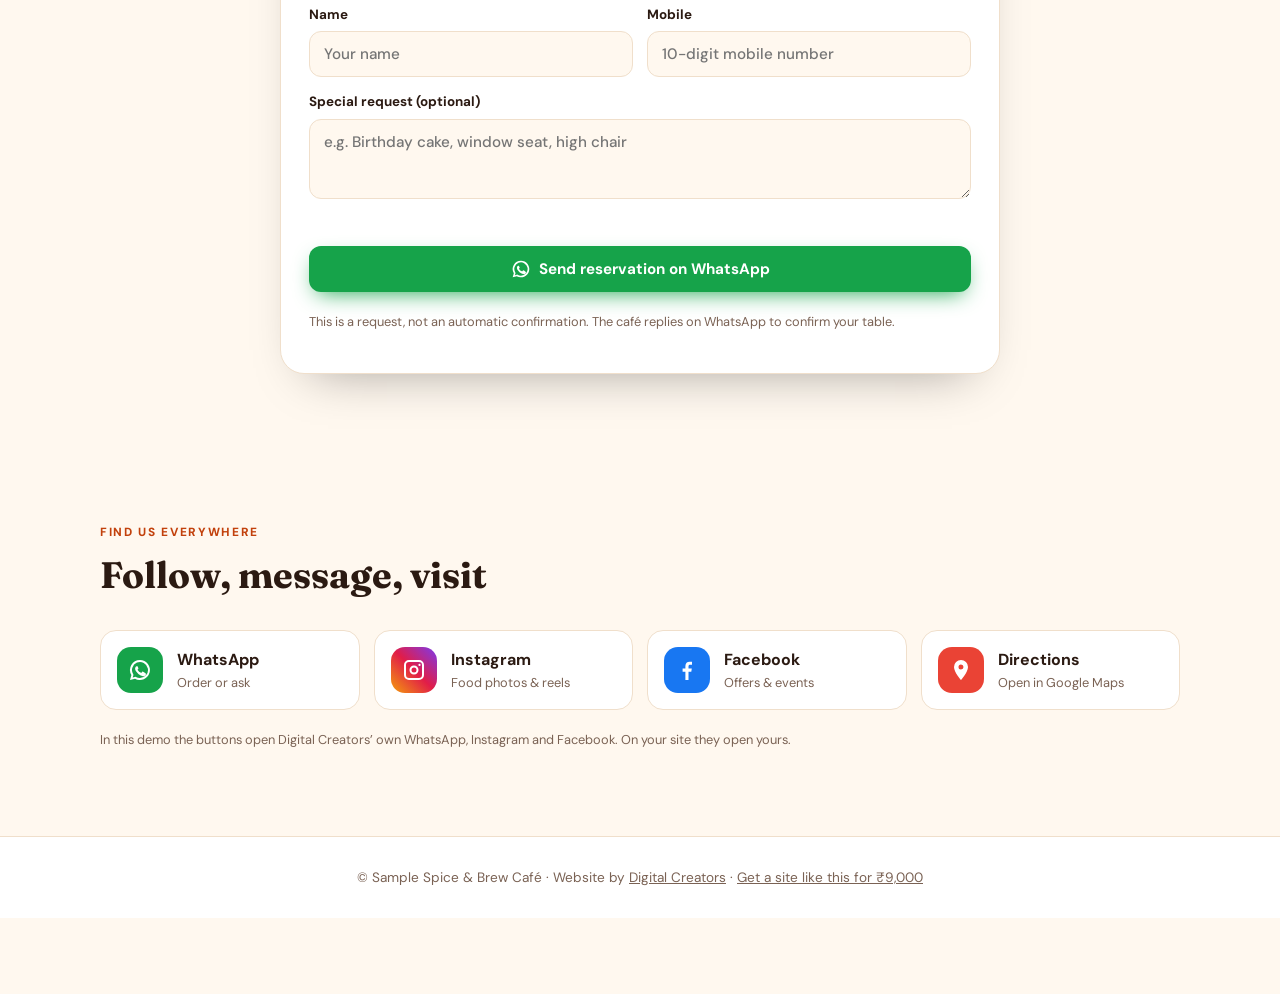
<file: demo-restaurant.html>
<!DOCTYPE html>
<html lang="en">
<head>
  <meta charset="UTF-8">
  <meta name="viewport" content="width=device-width, initial-scale=1.0">
  <title>Sample Restaurant Website | Digital Creators Demo</title>
  <meta name="description" content="A sample website for a restaurant or café: menu, order on WhatsApp, table reservation and opening hours. Made by Digital Creators.">
  <meta name="robots" content="noindex">
  <link rel="preconnect" href="https://fonts.googleapis.com">
  <link rel="preconnect" href="https://fonts.gstatic.com" crossorigin>
  <link href="https://fonts.googleapis.com/css2?family=DM+Sans:wght@400;500;700;800&family=Fraunces:wght@600;700&display=swap" rel="stylesheet">
  <link rel="icon" type="image/svg+xml" href="logo.svg">
  <meta name="theme-color" content="#fff8ef">
  <link rel="stylesheet" href="css/demo.css">
</head>
<body class="demo theme-restaurant">
  <svg width="0" height="0" style="position:absolute" aria-hidden="true">
    <symbol id="i-wa" viewBox="0 0 24 24"><path d="M12 2a10 10 0 0 0-8.6 15.1L2 22l5-1.3A10 10 0 1 0 12 2zm0 18a8 8 0 0 1-4.1-1.1l-.3-.2-2.9.8.8-2.8-.2-.3A8 8 0 1 1 12 20zm4.4-5.6c-.2-.1-1.4-.7-1.6-.8s-.4-.1-.5.1-.6.8-.8 1-.3.2-.5.1a6.6 6.6 0 0 1-3.3-2.9c-.2-.4.2-.4.7-1.3.1-.1 0-.3 0-.4l-.7-1.6c-.2-.4-.4-.4-.5-.4h-.5a1 1 0 0 0-.7.3 3 3 0 0 0-.9 2.2 5.2 5.2 0 0 0 1.1 2.8 11.8 11.8 0 0 0 4.5 4c1.7.7 2.4.8 3.2.7a2.7 2.7 0 0 0 1.8-1.3 2.2 2.2 0 0 0 .2-1.3c-.1-.1-.2-.2-.5-.3z"/></symbol>
    <symbol id="i-ig" viewBox="0 0 24 24"><path d="M7 2h10a5 5 0 0 1 5 5v10a5 5 0 0 1-5 5H7a5 5 0 0 1-5-5V7a5 5 0 0 1 5-5zm0 2a3 3 0 0 0-3 3v10a3 3 0 0 0 3 3h10a3 3 0 0 0 3-3V7a3 3 0 0 0-3-3H7zm5 3.5a4.5 4.5 0 1 1 0 9 4.5 4.5 0 0 1 0-9zm0 2a2.5 2.5 0 1 0 0 5 2.5 2.5 0 0 0 0-5zM17.5 5.8a1.1 1.1 0 1 1 0 2.2 1.1 1.1 0 0 1 0-2.2z"/></symbol>
    <symbol id="i-fb" viewBox="0 0 24 24"><path d="M13.5 22v-8.2h2.8l.5-3.3h-3.3V8.4c0-1 .4-1.7 1.8-1.7H17V3.8A21 21 0 0 0 14.6 3.7c-2.5 0-4.2 1.5-4.2 4.3v2.5H7.6v3.3h2.8V22h3.1z"/></symbol>
    <symbol id="i-ph" viewBox="0 0 24 24"><path d="M6.6 10.8a15.1 15.1 0 0 0 6.6 6.6l2.2-2.2a1 1 0 0 1 1-.25 11.4 11.4 0 0 0 3.6.57 1 1 0 0 1 1 1V20a1 1 0 0 1-1 1A17 17 0 0 1 3 4a1 1 0 0 1 1-1h3.5a1 1 0 0 1 1 1c0 1.25.2 2.45.57 3.57a1 1 0 0 1-.25 1z"/></symbol>
    <symbol id="i-mp" viewBox="0 0 24 24"><path d="M12 2a7 7 0 0 0-7 7c0 5.2 7 13 7 13s7-7.8 7-13a7 7 0 0 0-7-7zm0 9.5a2.5 2.5 0 1 1 0-5 2.5 2.5 0 0 1 0 5z"/></symbol>
  </svg>

  <div class="sample-bar"><span>SAMPLE WEBSITE · this is how your restaurant site could look</span><a href="index.html#services">Get yours for ₹9,000 →</a><a href="index.html#industries">← All industries</a></div>

  <header class="d-header">
    <div class="d-wrap d-nav">
      <a class="d-logo" href="#top"><i>S</i> Spice &amp; Brew Café</a>
      <nav class="d-links"><a href="#menu">Menu</a><a href="#timings">Hours</a><a href="#book">Reserve</a><a href="#connect">Find us</a></nav>
      <a class="d-btn d-btn-primary d-btn-sm" href="#book" data-scroll="#book">Reserve a table</a>
    </div>
  </header>

  <main id="top">
    <section class="d-hero">
      <div class="d-wrap d-hero-grid">
        <div>
          <span class="d-eyebrow">Café &amp; kitchen · Thane</span>
          <h1>Fresh from the tandoor. Straight to your table.</h1>
          <p class="lead">Browse the menu, build your order and send it on WhatsApp, or reserve a table in under a minute.</p>
          <div class="d-actions">
            <a class="d-btn d-btn-primary" href="#menu" data-scroll="#menu">Order from the menu</a>
            <a class="d-btn d-btn-wa" href="#book" data-scroll="#book"><svg width="20" height="20" fill="currentColor"><use href="#i-wa"/></svg> Reserve a table</a>
          </div>
          <span id="open-badge" class="open-badge">Checking timings…</span>
          <div class="d-trust"><span>✓ Dine-in &amp; takeaway</span><span>✓ Fresh ingredients daily</span><span>✓ UPI accepted</span></div>
        </div>
        <div class="plate-art" aria-hidden="true"><div class="plate">🍛</div><span class="chip c1">⭐ Chef’s special</span><span class="chip c2">🔥 Hot &amp; fresh</span><span class="chip c3">🌿 Veg options</span></div>
      </div>
    </section>

    <section id="menu" class="d-section">
      <div class="d-wrap">
        <div class="d-heading reveal"><span class="d-eyebrow">Our menu</span><h2>Pick your favourites</h2><p>Tap “Add to order”, then open your cart and send the order on WhatsApp.</p></div>
        <div id="menu-tabs" class="tabs"></div>
        <div class="dish-grid">
          <article class="dish reveal" data-cat="Starters" data-item="d0" data-name="Paneer Tikka" data-price="260"><div class="emoji">🧆</div><span class="tag veg">Veg</span><div class="svc-top"><h3>Paneer Tikka</h3><span class="price">₹260</span></div><p style="margin:0">Smoky tandoori paneer with mint chutney.</p><button type="button" class="add">Add to order</button></article>
          <article class="dish reveal" data-cat="Starters" data-item="d1" data-name="Chicken 65" data-price="290"><div class="emoji">🍗</div><span class="tag nv">Non-veg</span><div class="svc-top"><h3>Chicken 65</h3><span class="price">₹290</span></div><p style="margin:0">Crispy, spicy and curry-leaf tossed.</p><button type="button" class="add">Add to order</button></article>
          <article class="dish reveal" data-cat="Mains" data-item="d2" data-name="Butter Chicken" data-price="360"><div class="emoji">🍛</div><span class="tag nv">Non-veg</span><div class="svc-top"><h3>Butter Chicken</h3><span class="price">₹360</span></div><p style="margin:0">Slow-cooked in a creamy tomato gravy.</p><button type="button" class="add">Add to order</button></article>
          <article class="dish reveal" data-cat="Mains" data-item="d3" data-name="Dal Makhani" data-price="280"><div class="emoji">🥘</div><span class="tag veg">Veg</span><div class="svc-top"><h3>Dal Makhani</h3><span class="price">₹280</span></div><p style="margin:0">Overnight black lentils, finished with butter.</p><button type="button" class="add">Add to order</button></article>
          <article class="dish reveal" data-cat="Mains" data-item="d4" data-name="Veg Biryani" data-price="260"><div class="emoji">🍚</div><span class="tag veg">Veg</span><div class="svc-top"><h3>Veg Biryani</h3><span class="price">₹260</span></div><p style="margin:0">Fragrant basmati layered with vegetables and raita.</p><button type="button" class="add">Add to order</button></article>
          <article class="dish reveal" data-cat="Breads" data-item="d5" data-name="Butter Naan" data-price="60"><div class="emoji">🫓</div><span class="tag veg">Veg</span><div class="svc-top"><h3>Butter Naan</h3><span class="price">₹60</span></div><p style="margin:0">Fresh from the tandoor.</p><button type="button" class="add">Add to order</button></article>
          <article class="dish reveal" data-cat="Drinks" data-item="d6" data-name="Cold Coffee" data-price="150"><div class="emoji">☕</div><span class="tag veg">Veg</span><div class="svc-top"><h3>Cold Coffee</h3><span class="price">₹150</span></div><p style="margin:0">Thick, chilled and just sweet enough.</p><button type="button" class="add">Add to order</button></article>
          <article class="dish reveal" data-cat="Drinks" data-item="d7" data-name="Fresh Lime Soda" data-price="90"><div class="emoji">🍋</div><span class="tag veg">Veg</span><div class="svc-top"><h3>Fresh Lime Soda</h3><span class="price">₹90</span></div><p style="margin:0">Sweet, salted or mixed.</p><button type="button" class="add">Add to order</button></article>
          <article class="dish reveal" data-cat="Desserts" data-item="d8" data-name="Gulab Jamun (2)" data-price="110"><div class="emoji">🍮</div><span class="tag veg">Veg</span><div class="svc-top"><h3>Gulab Jamun (2)</h3><span class="price">₹110</span></div><p style="margin:0">Warm, soft and syrupy.</p><button type="button" class="add">Add to order</button></article>
        </div>
        <p class="fine">Sample menu and prices. Yours will show your real dishes.</p>
      </div>
    </section>

    <section id="timings" class="d-section" style="background:var(--card)">
      <div class="d-wrap tt-grid reveal">
        <div>
          <span class="d-eyebrow">Opening hours</span>
          <h2>When we’re open</h2>
          <p>Today is highlighted, and the “Open now” badge updates by itself, so guests always know before they walk in.</p>
          <div class="d-actions"><a class="d-btn d-btn-ghost" data-map><svg width="18" height="18" fill="currentColor"><use href="#i-mp"/></svg> Get directions</a></div>
        </div>
        <table class="tt"><tbody id="timetable"></tbody></table>
      </div>
    </section>

    <section id="book" class="d-section">
      <div class="d-wrap reveal" style="max-width:760px">
        <div class="d-heading"><span class="d-eyebrow">Reserve a table</span><h2>Book your table in a minute</h2></div>
        <div class="book-card">
          <span class="step-label" style="margin-top:0">1 · Guests</span>
          <div id="book-services" class="chips"></div>
          <span class="step-label">2 · Day</span>
          <div id="book-dates" class="chips"></div>
          <span class="step-label">3 · Time</span>
          <div id="book-slots" class="chips"></div>
          <form id="book-form" class="d-form" novalidate>
            <span class="step-label">4 · Your details</span>
            <div class="form-row">
              <label>Name<input name="name" autocomplete="name" placeholder="Your name"></label>
              <label>Mobile<input name="phone" type="tel" inputmode="numeric" autocomplete="tel" placeholder="10-digit mobile number"></label>
            </div>
            <label>Special request (optional)<textarea name="note" placeholder="e.g. Birthday cake, window seat, high chair"></textarea></label>
            <div id="book-summary" class="summary"></div>
            <p id="form-err" class="form-err" role="alert"></p>
            <button class="d-btn d-btn-wa" type="submit" style="width:100%"><svg width="20" height="20" fill="currentColor"><use href="#i-wa"/></svg> Send reservation on WhatsApp</button>
          </form>
          <p class="fine">This is a request, not an automatic confirmation. The café replies on WhatsApp to confirm your table.</p>
        </div>
      </div>
    </section>

    <section id="connect" class="d-section">
      <div class="d-wrap reveal">
        <div class="d-heading"><span class="d-eyebrow">Find us everywhere</span><h2>Follow, message, visit</h2></div>
        <div class="connect">
          <a data-wa="Hi! I'd like to know more about your menu."><span class="ico wa"><svg><use href="#i-wa"/></svg></span><span><strong>WhatsApp</strong><span class="sub">Order or ask</span></span></a>
          <a data-ig><span class="ico ig"><svg><use href="#i-ig"/></svg></span><span><strong>Instagram</strong><span class="sub">Food photos &amp; reels</span></span></a>
          <a data-fb><span class="ico fb"><svg><use href="#i-fb"/></svg></span><span><strong>Facebook</strong><span class="sub">Offers &amp; events</span></span></a>
          <a data-map><span class="ico mp"><svg><use href="#i-mp"/></svg></span><span><strong>Directions</strong><span class="sub">Open in Google Maps</span></span></a>
        </div>
        <p class="fine">In this demo the buttons open Digital Creators’ own WhatsApp, Instagram and Facebook. On your site they open yours.</p>
      </div>
    </section>
  </main>

  <footer class="d-footer"><div class="d-wrap">© Sample Spice &amp; Brew Café · Website by <a href="index.html">Digital Creators</a> · <a href="index.html#services">Get a site like this for ₹9,000</a></div></footer>

  <nav class="action-bar" aria-label="Quick contact">
    <a class="wa" data-wa="Hi! I'd like to know more about your menu."><svg><use href="#i-wa"/></svg>WhatsApp</a>
    <a class="ph" data-call><svg><use href="#i-ph"/></svg>Call</a>
    <a class="ig" data-ig><svg><use href="#i-ig"/></svg>Instagram</a>
    <a class="fb" data-fb><svg><use href="#i-fb"/></svg>Facebook</a>
  </nav>

  <button class="cart-fab" data-cart-open aria-label="Open cart">🛒 <span id="cart-count">0</span></button>
  <div id="cart-overlay" class="cart-overlay"></div>
  <aside id="cart" class="cart" aria-label="Your order">
    <div class="cart-head"><h3>Your order</h3><button data-cart-close aria-label="Close">×</button></div>
    <div id="cart-body" class="cart-body"></div>
    <div class="cart-foot">
      <div class="cart-total"><span>Total</span><span id="cart-total">₹0</span></div>
      <form id="cart-form" class="d-form" novalidate>
        <div class="form-row"><label>Name<input name="name" autocomplete="name" placeholder="Your name"></label><label>Mobile<input name="phone" type="tel" inputmode="numeric" autocomplete="tel" placeholder="10-digit mobile"></label></div>
        <label>Delivery address (leave empty for takeaway)<textarea name="address" placeholder="Flat, building, area"></textarea></label>
        <p id="cart-err" class="form-err" role="alert"></p>
        <button class="d-btn d-btn-wa" type="submit" style="width:100%"><svg width="20" height="20" fill="currentColor"><use href="#i-wa"/></svg> Send order on WhatsApp</button>
      </form>
    </div>
  </aside>
  <script>
    // ===== EDIT THIS BLOCK FOR A REAL CLIENT =====
    window.DEMO_CFG = {
      "whatsapp": "919987056334",
      "instagram": "https://www.instagram.com/digitalcreatorsagency.in/",
      "facebook": "https://www.facebook.com/profile.php?id=61593325967144",
      "map": "https://www.google.com/maps/search/?api=1&query=Thane+Maharashtra",
      "slotMinutes": 30,
      "mode": "restaurant",
      "greeting": "Hi! I'd like to know more about your menu.",
      "bookingIntro": "Hi! I'd like to reserve a table at Spice & Brew Café (sample).",
      "serviceLabel": "Guests",
      "options": [
            "1–2 guests",
            "3–4 guests",
            "5–6 guests",
            "7+ guests"
      ],
      "orderIntro": "Hi! I'd like to place an order at Spice & Brew Café (sample).",
      "hours": {
            "0": [
                  "11:00",
                  "23:00"
            ],
            "1": [
                  "11:00",
                  "23:00"
            ],
            "2": [
                  "11:00",
                  "23:00"
            ],
            "3": [
                  "11:00",
                  "23:00"
            ],
            "4": [
                  "11:00",
                  "23:00"
            ],
            "5": [
                  "11:00",
                  "23:30"
            ],
            "6": [
                  "11:00",
                  "23:30"
            ]
      }
};
  </script>
  <script src="js/demo.js"></script>
</body>
</html>
</file>
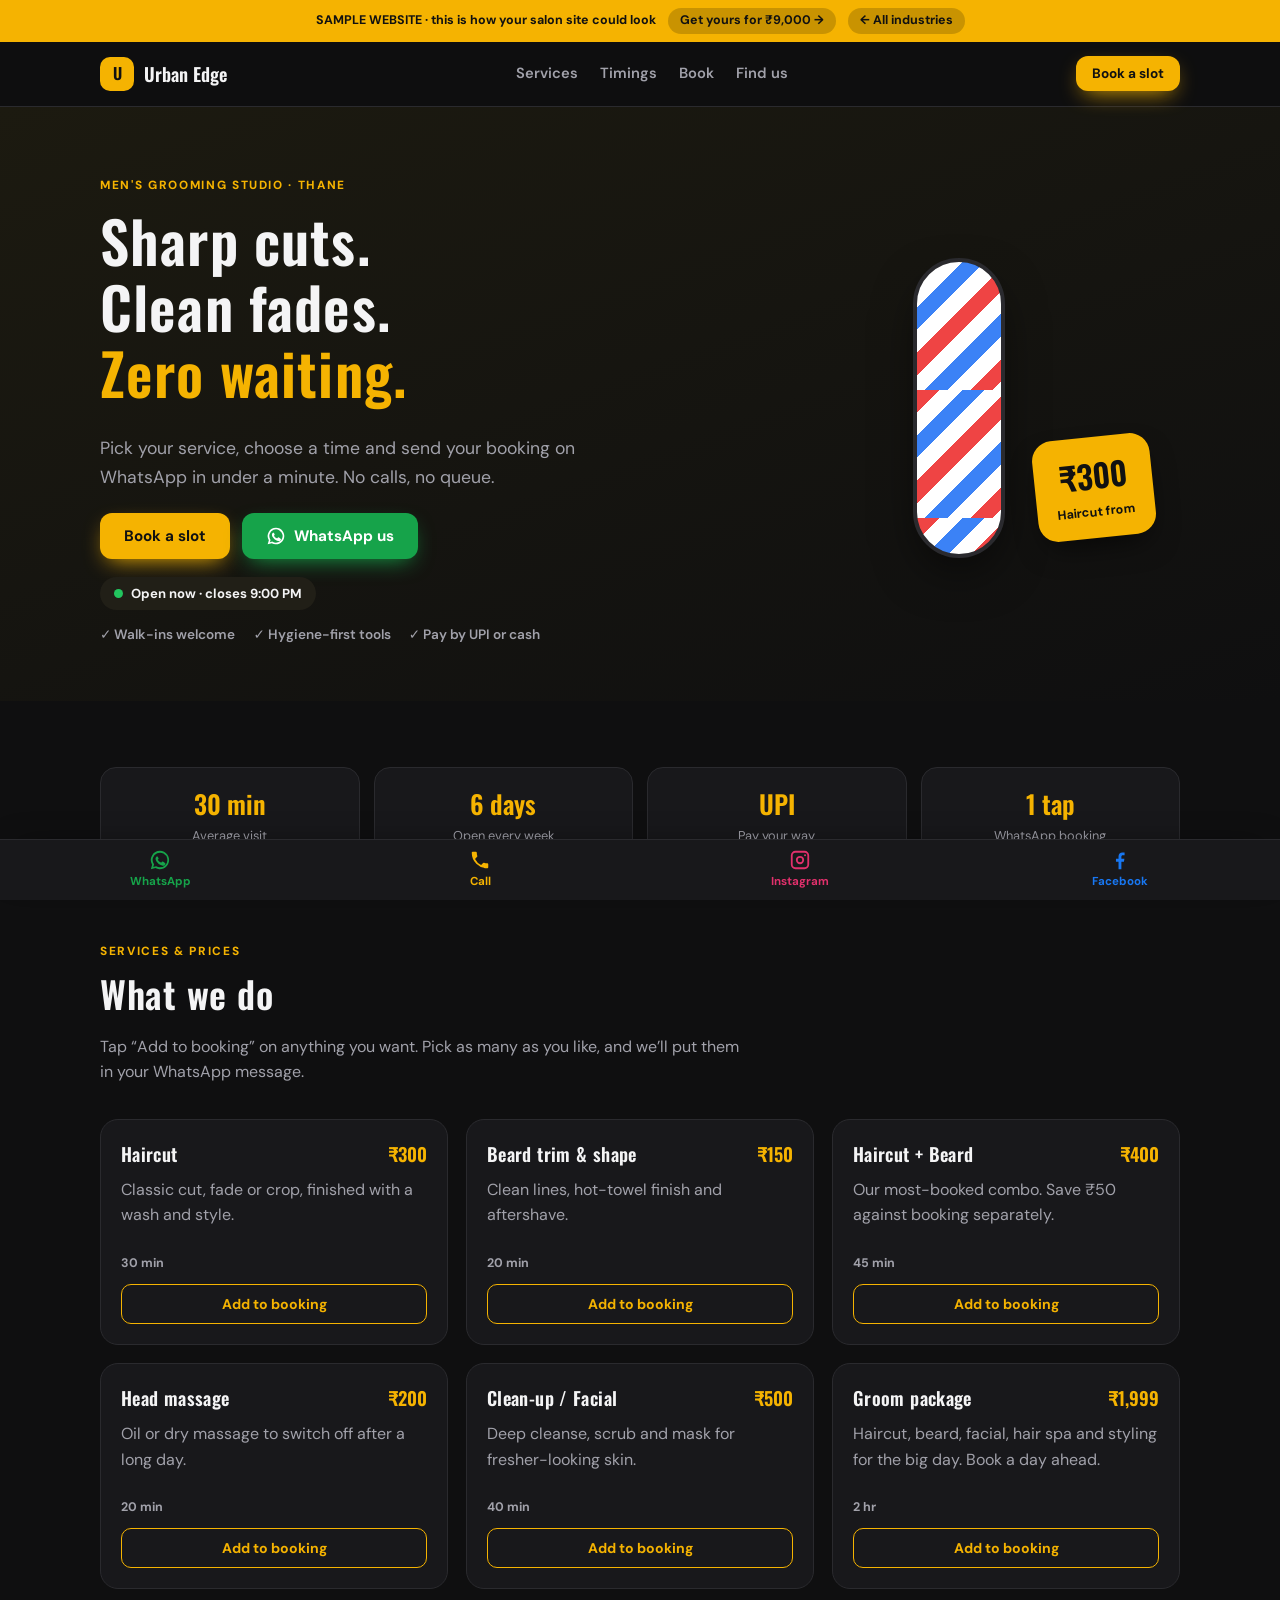
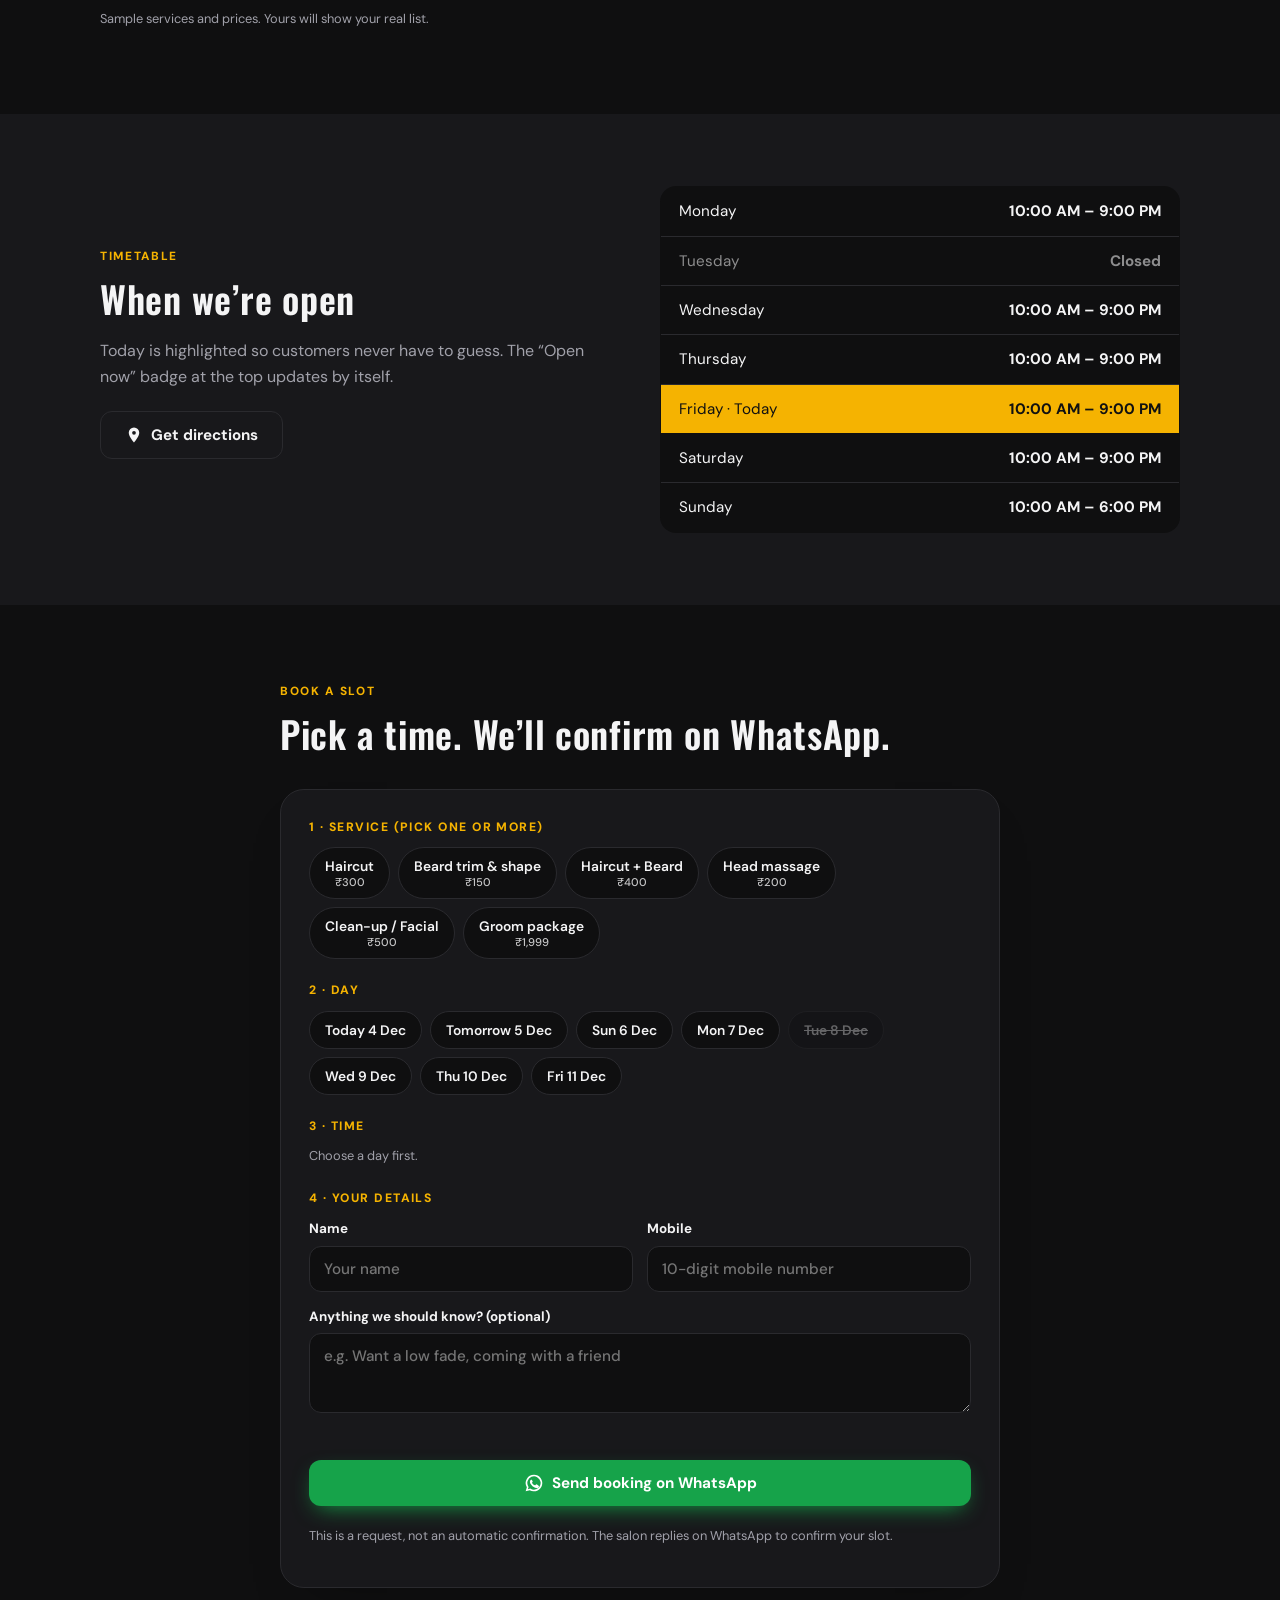
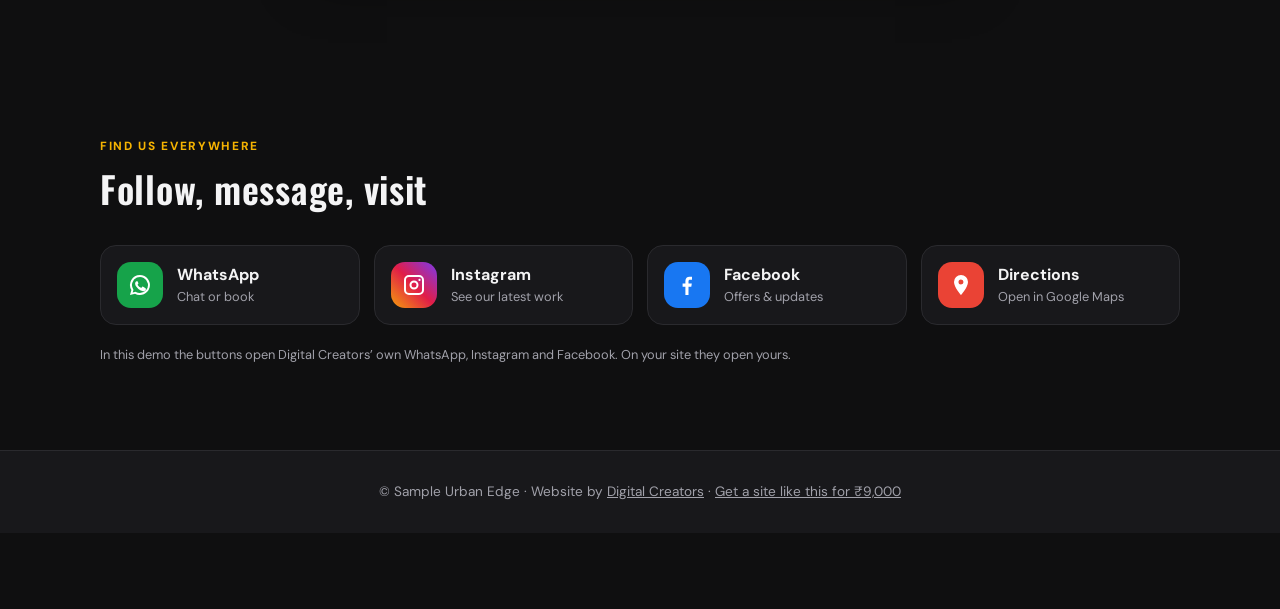
<file: demo-salon.html>
<!DOCTYPE html>
<html lang="en">
<head>
  <meta charset="UTF-8">
  <meta name="viewport" content="width=device-width, initial-scale=1.0">
  <title>Sample Men's Salon Website | Digital Creators Demo</title>
  <meta name="description" content="A sample website for a men's salon: services and prices, timetable, slot booking and WhatsApp, Instagram and Facebook buttons. Made by Digital Creators.">
  <meta name="robots" content="noindex">
  <link rel="preconnect" href="https://fonts.googleapis.com">
  <link rel="preconnect" href="https://fonts.gstatic.com" crossorigin>
  <link href="https://fonts.googleapis.com/css2?family=DM+Sans:wght@400;500;700;800&family=Oswald:wght@500;600;700&display=swap" rel="stylesheet">
  <link rel="icon" type="image/svg+xml" href="logo.svg">
  <meta name="theme-color" content="#0f0f10">
  <link rel="stylesheet" href="css/demo.css">
</head>
<body class="demo theme-salon">
  <svg width="0" height="0" style="position:absolute" aria-hidden="true">
    <symbol id="i-wa" viewBox="0 0 24 24"><path d="M12 2a10 10 0 0 0-8.6 15.1L2 22l5-1.3A10 10 0 1 0 12 2zm0 18a8 8 0 0 1-4.1-1.1l-.3-.2-2.9.8.8-2.8-.2-.3A8 8 0 1 1 12 20zm4.4-5.6c-.2-.1-1.4-.7-1.6-.8s-.4-.1-.5.1-.6.8-.8 1-.3.2-.5.1a6.6 6.6 0 0 1-3.3-2.9c-.2-.4.2-.4.7-1.3.1-.1 0-.3 0-.4l-.7-1.6c-.2-.4-.4-.4-.5-.4h-.5a1 1 0 0 0-.7.3 3 3 0 0 0-.9 2.2 5.2 5.2 0 0 0 1.1 2.8 11.8 11.8 0 0 0 4.5 4c1.7.7 2.4.8 3.2.7a2.7 2.7 0 0 0 1.8-1.3 2.2 2.2 0 0 0 .2-1.3c-.1-.1-.2-.2-.5-.3z"/></symbol>
    <symbol id="i-ig" viewBox="0 0 24 24"><path d="M7 2h10a5 5 0 0 1 5 5v10a5 5 0 0 1-5 5H7a5 5 0 0 1-5-5V7a5 5 0 0 1 5-5zm0 2a3 3 0 0 0-3 3v10a3 3 0 0 0 3 3h10a3 3 0 0 0 3-3V7a3 3 0 0 0-3-3H7zm5 3.5a4.5 4.5 0 1 1 0 9 4.5 4.5 0 0 1 0-9zm0 2a2.5 2.5 0 1 0 0 5 2.5 2.5 0 0 0 0-5zM17.5 5.8a1.1 1.1 0 1 1 0 2.2 1.1 1.1 0 0 1 0-2.2z"/></symbol>
    <symbol id="i-fb" viewBox="0 0 24 24"><path d="M13.5 22v-8.2h2.8l.5-3.3h-3.3V8.4c0-1 .4-1.7 1.8-1.7H17V3.8A21 21 0 0 0 14.6 3.7c-2.5 0-4.2 1.5-4.2 4.3v2.5H7.6v3.3h2.8V22h3.1z"/></symbol>
    <symbol id="i-ph" viewBox="0 0 24 24"><path d="M6.6 10.8a15.1 15.1 0 0 0 6.6 6.6l2.2-2.2a1 1 0 0 1 1-.25 11.4 11.4 0 0 0 3.6.57 1 1 0 0 1 1 1V20a1 1 0 0 1-1 1A17 17 0 0 1 3 4a1 1 0 0 1 1-1h3.5a1 1 0 0 1 1 1c0 1.25.2 2.45.57 3.57a1 1 0 0 1-.25 1z"/></symbol>
    <symbol id="i-mp" viewBox="0 0 24 24"><path d="M12 2a7 7 0 0 0-7 7c0 5.2 7 13 7 13s7-7.8 7-13a7 7 0 0 0-7-7zm0 9.5a2.5 2.5 0 1 1 0-5 2.5 2.5 0 0 1 0 5z"/></symbol>
  </svg>

  <div class="sample-bar"><span>SAMPLE WEBSITE · this is how your salon site could look</span><a href="index.html#services">Get yours for ₹9,000 →</a><a href="index.html#industries">← All industries</a></div>

  <header class="d-header">
    <div class="d-wrap d-nav">
      <a class="d-logo" href="#top"><i>U</i> Urban Edge</a>
      <nav class="d-links"><a href="#services">Services</a><a href="#timings">Timings</a><a href="#book">Book</a><a href="#connect">Find us</a></nav>
      <a class="d-btn d-btn-primary d-btn-sm" href="#book" data-scroll="#book">Book a slot</a>
    </div>
  </header>

  <main id="top">
    <section class="d-hero">
      <div class="d-wrap d-hero-grid">
        <div>
          <span class="d-eyebrow">Men's grooming studio · Thane</span>
          <h1>Sharp cuts.<br>Clean fades.<br><span style="color:var(--accent)">Zero waiting.</span></h1>
          <p class="lead">Pick your service, choose a time and send your booking on WhatsApp in under a minute. No calls, no queue.</p>
          <div class="d-actions">
            <a class="d-btn d-btn-primary" href="#book" data-scroll="#book">Book a slot</a>
            <a class="d-btn d-btn-wa" data-wa="Hi! I'd like to know more about your services."><svg width="20" height="20" fill="currentColor"><use href="#i-wa"/></svg> WhatsApp us</a>
          </div>
          <span id="open-badge" class="open-badge">Checking timings…</span>
          <div class="d-trust"><span>✓ Walk-ins welcome</span><span>✓ Hygiene-first tools</span><span>✓ Pay by UPI or cash</span></div>
        </div>
        <div class="pole-art" aria-hidden="true"><div class="badge"><strong>₹300</strong><span>Haircut from</span></div></div>
      </div>
    </section>

    <section class="d-section" style="padding:36px 0 0">
      <div class="d-wrap"><div class="stats">
        <div class="stat"><b>30 min</b><span>Average visit</span></div><div class="stat"><b>6 days</b><span>Open every week</span></div>
        <div class="stat"><b>UPI</b><span>Pay your way</span></div><div class="stat"><b>1 tap</b><span>WhatsApp booking</span></div>
      </div></div>
    </section>

    <section id="services" class="d-section">
      <div class="d-wrap">
        <div class="d-heading reveal"><span class="d-eyebrow">Services &amp; prices</span><h2>What we do</h2><p>Tap “Add to booking” on anything you want. Pick as many as you like, and we’ll put them in your WhatsApp message.</p></div>
        <div class="svc-grid">
          <article class="svc reveal" data-service="Haircut" data-price="₹300"><div class="svc-top"><h3>Haircut</h3><span class="price">₹300</span></div><p>Classic cut, fade or crop, finished with a wash and style.</p><span class="meta">30 min</span><button type="button">Add to booking</button></article>
          <article class="svc reveal" data-service="Beard trim &amp; shape" data-price="₹150"><div class="svc-top"><h3>Beard trim &amp; shape</h3><span class="price">₹150</span></div><p>Clean lines, hot-towel finish and aftershave.</p><span class="meta">20 min</span><button type="button">Add to booking</button></article>
          <article class="svc reveal" data-service="Haircut + Beard" data-price="₹400"><div class="svc-top"><h3>Haircut + Beard</h3><span class="price">₹400</span></div><p>Our most-booked combo. Save ₹50 against booking separately.</p><span class="meta">45 min</span><button type="button">Add to booking</button></article>
          <article class="svc reveal" data-service="Head massage" data-price="₹200"><div class="svc-top"><h3>Head massage</h3><span class="price">₹200</span></div><p>Oil or dry massage to switch off after a long day.</p><span class="meta">20 min</span><button type="button">Add to booking</button></article>
          <article class="svc reveal" data-service="Clean-up / Facial" data-price="₹500"><div class="svc-top"><h3>Clean-up / Facial</h3><span class="price">₹500</span></div><p>Deep cleanse, scrub and mask for fresher-looking skin.</p><span class="meta">40 min</span><button type="button">Add to booking</button></article>
          <article class="svc reveal" data-service="Groom package" data-price="₹1,999"><div class="svc-top"><h3>Groom package</h3><span class="price">₹1,999</span></div><p>Haircut, beard, facial, hair spa and styling for the big day. Book a day ahead.</p><span class="meta">2 hr</span><button type="button">Add to booking</button></article>
        </div>
        <p class="fine">Sample services and prices. Yours will show your real list.</p>
      </div>
    </section>

    <section id="timings" class="d-section" style="background:var(--card)">
      <div class="d-wrap tt-grid reveal">
        <div>
          <span class="d-eyebrow">Timetable</span>
          <h2>When we’re open</h2>
          <p>Today is highlighted so customers never have to guess. The “Open now” badge at the top updates by itself.</p>
          <div class="d-actions"><a class="d-btn d-btn-ghost" data-map><svg width="18" height="18" fill="currentColor"><use href="#i-mp"/></svg> Get directions</a></div>
        </div>
        <table class="tt"><tbody id="timetable"></tbody></table>
      </div>
    </section>

    <section id="book" class="d-section">
      <div class="d-wrap reveal" style="max-width:760px">
        <div class="d-heading"><span class="d-eyebrow">Book a slot</span><h2>Pick a time. We’ll confirm on WhatsApp.</h2></div>
        <div class="book-card">
          <span class="step-label" style="margin-top:0">1 · Service (pick one or more)</span>
          <div id="book-services" class="chips"></div>
          <span class="step-label">2 · Day</span>
          <div id="book-dates" class="chips"></div>
          <span class="step-label">3 · Time</span>
          <div id="book-slots" class="chips"></div>
          <form id="book-form" class="d-form" novalidate>
            <span class="step-label">4 · Your details</span>
            <div class="form-row">
              <label>Name<input name="name" autocomplete="name" placeholder="Your name"></label>
              <label>Mobile<input name="phone" type="tel" inputmode="numeric" autocomplete="tel" placeholder="10-digit mobile number"></label>
            </div>
            <label>Anything we should know? (optional)<textarea name="note" placeholder="e.g. Want a low fade, coming with a friend"></textarea></label>
            <div id="book-summary" class="summary"></div>
            <p id="form-err" class="form-err" role="alert"></p>
            <button class="d-btn d-btn-wa" type="submit" style="width:100%"><svg width="20" height="20" fill="currentColor"><use href="#i-wa"/></svg> Send booking on WhatsApp</button>
          </form>
          <p class="fine">This is a request, not an automatic confirmation. The salon replies on WhatsApp to confirm your slot.</p>
        </div>
      </div>
    </section>

    <section id="connect" class="d-section">
      <div class="d-wrap reveal">
        <div class="d-heading"><span class="d-eyebrow">Find us everywhere</span><h2>Follow, message, visit</h2></div>
        <div class="connect">
          <a data-wa="Hi! I'd like to know more about your services."><span class="ico wa"><svg><use href="#i-wa"/></svg></span><span><strong>WhatsApp</strong><span class="sub">Chat or book</span></span></a>
          <a data-ig><span class="ico ig"><svg><use href="#i-ig"/></svg></span><span><strong>Instagram</strong><span class="sub">See our latest work</span></span></a>
          <a data-fb><span class="ico fb"><svg><use href="#i-fb"/></svg></span><span><strong>Facebook</strong><span class="sub">Offers &amp; updates</span></span></a>
          <a data-map><span class="ico mp"><svg><use href="#i-mp"/></svg></span><span><strong>Directions</strong><span class="sub">Open in Google Maps</span></span></a>
        </div>
        <p class="fine">In this demo the buttons open Digital Creators’ own WhatsApp, Instagram and Facebook. On your site they open yours.</p>
      </div>
    </section>
  </main>

  <footer class="d-footer"><div class="d-wrap">© Sample Urban Edge · Website by <a href="index.html">Digital Creators</a> · <a href="index.html#services">Get a site like this for ₹9,000</a></div></footer>

  <nav class="action-bar" aria-label="Quick contact">
    <a class="wa" data-wa="Hi! I'd like to know more about your services."><svg><use href="#i-wa"/></svg>WhatsApp</a>
    <a class="ph" data-call><svg><use href="#i-ph"/></svg>Call</a>
    <a class="ig" data-ig><svg><use href="#i-ig"/></svg>Instagram</a>
    <a class="fb" data-fb><svg><use href="#i-fb"/></svg>Facebook</a>
  </nav>

  <script>
    // ===== EDIT THIS BLOCK FOR A REAL CLIENT =====
    window.DEMO_CFG = {
      "whatsapp": "919987056334",
      "instagram": "https://www.instagram.com/digitalcreatorsagency.in/",
      "facebook": "https://www.facebook.com/profile.php?id=61593325967144",
      "map": "https://www.google.com/maps/search/?api=1&query=Thane+Maharashtra",
      "slotMinutes": 30,
      "mode": "salon",
      "greeting": "Hi! I'd like to know more about your services.",
      "bookingIntro": "Hi! I'd like to book a slot at Urban Edge (sample).",
      "multiService": true,
      "serviceLabel": "Services",
      "hours": {
            "0": [
                  "10:00",
                  "18:00"
            ],
            "1": [
                  "10:00",
                  "21:00"
            ],
            "2": null,
            "3": [
                  "10:00",
                  "21:00"
            ],
            "4": [
                  "10:00",
                  "21:00"
            ],
            "5": [
                  "10:00",
                  "21:00"
            ],
            "6": [
                  "10:00",
                  "21:00"
            ]
      }
};
  </script>
  <script src="js/demo.js"></script>
</body>
</html>
</file>
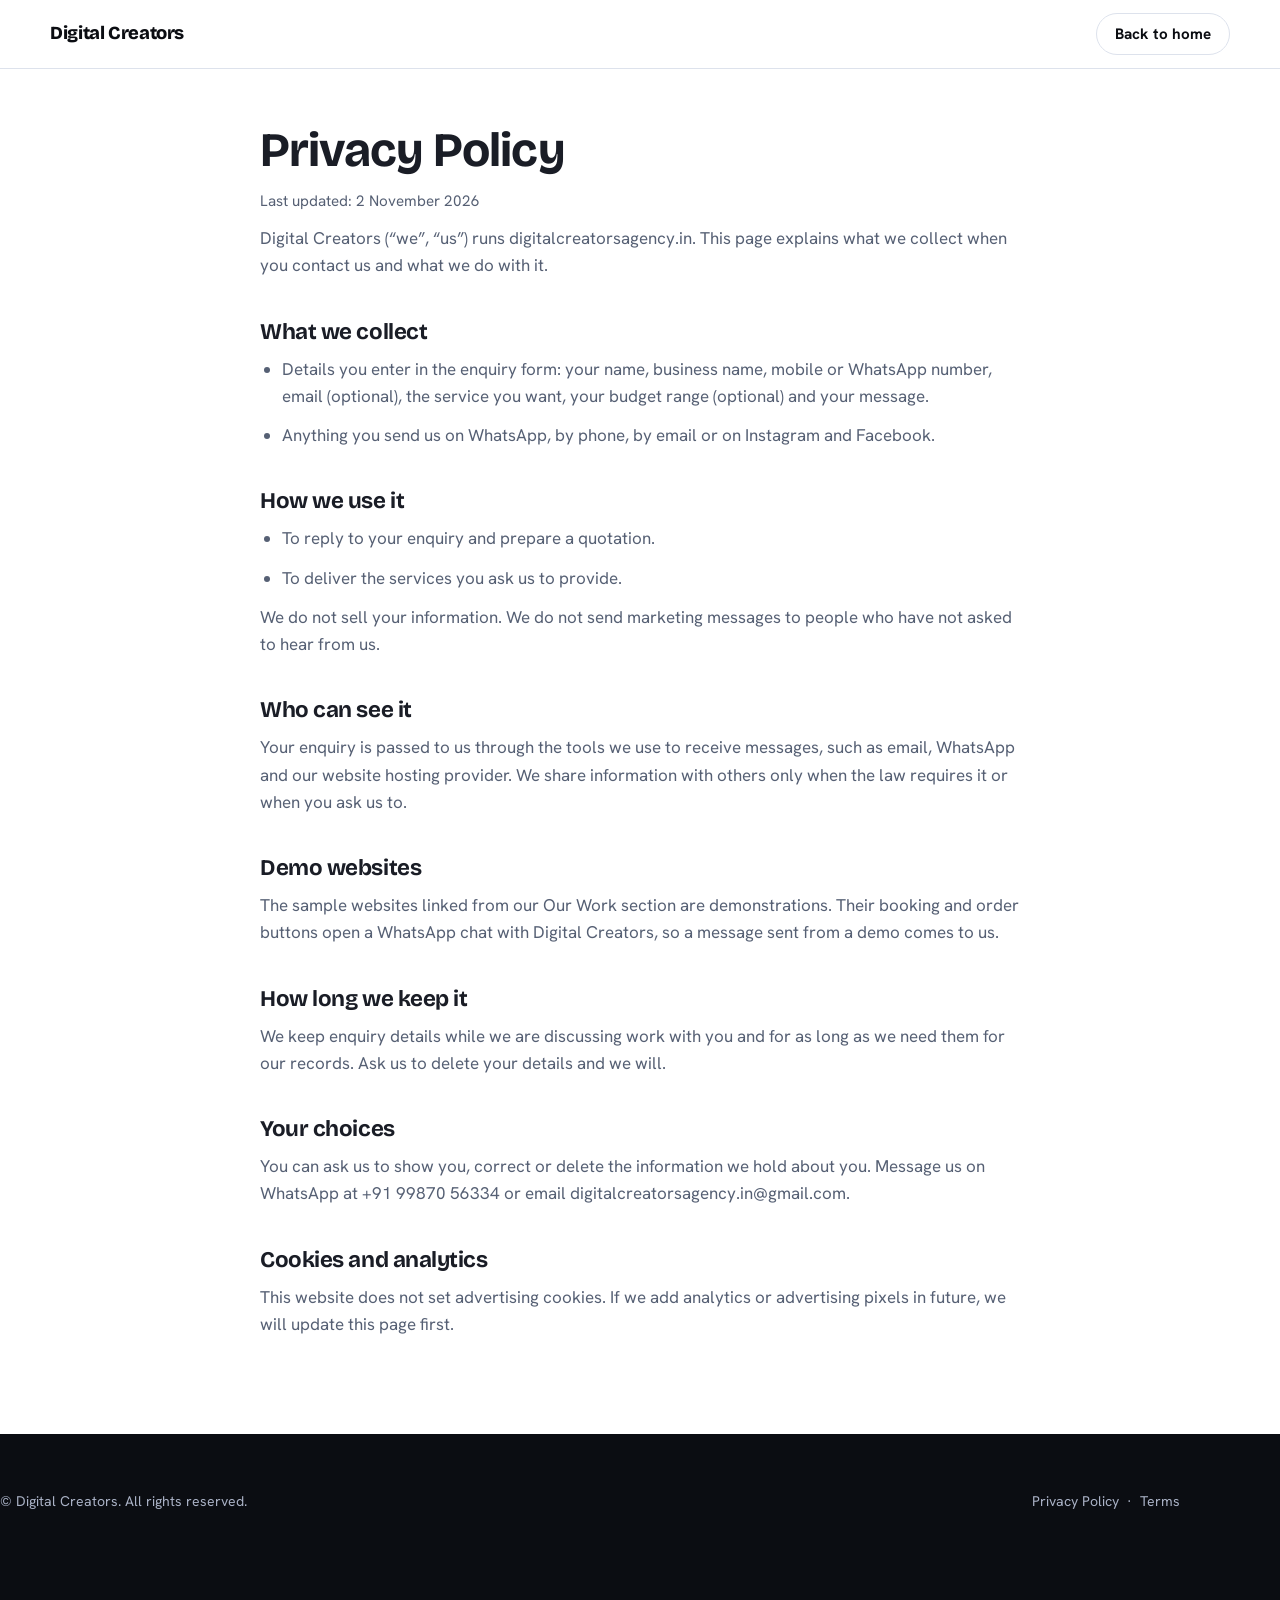
<file: privacy.html>
<!DOCTYPE html>
<html lang="en"><head>
<meta charset="UTF-8"><meta name="viewport" content="width=device-width, initial-scale=1.0">
<title>Privacy Policy | Digital Creators</title>
<meta name="description" content="How Digital Creators collects, uses and protects the information you send us.">
<link rel="canonical" href="https://digitalcreatorsagency.in/privacy">
<link rel="icon" href="favicon.svg" type="image/svg+xml">
<link href="https://fonts.googleapis.com/css2?family=Bricolage+Grotesque:opsz,wght@12..96,700;12..96,800&family=Hanken+Grotesk:wght@400;500;600;700&display=swap" rel="stylesheet">
<link rel="stylesheet" href="css/site.css">
</head><body>
<header class="site-header"><div class="wrap nav"><a class="brand" href="index.html">Digital Creators</a><a class="btn btn-ghost btn-sm" href="index.html">Back to home</a></div></header>
<main class="wrap legal">
<h1>Privacy Policy</h1>
<p class="updated">Last updated: 2 November 2026</p>
<p>Digital Creators (“we”, “us”) runs digitalcreatorsagency.in. This page explains what we collect when you contact us and what we do with it.</p>

<h2>What we collect</h2>
<ul>
<li>Details you enter in the enquiry form: your name, business name, mobile or WhatsApp number, email (optional), the service you want, your budget range (optional) and your message.</li>
<li>Anything you send us on WhatsApp, by phone, by email or on Instagram and Facebook.</li>
</ul>

<h2>How we use it</h2>
<ul>
<li>To reply to your enquiry and prepare a quotation.</li>
<li>To deliver the services you ask us to provide.</li>
</ul>
<p>We do not sell your information. We do not send marketing messages to people who have not asked to hear from us.</p>

<h2>Who can see it</h2>
<p>Your enquiry is passed to us through the tools we use to receive messages, such as email, WhatsApp and our website hosting provider. We share information with others only when the law requires it or when you ask us to.</p>

<h2>Demo websites</h2>
<p>The sample websites linked from our Our Work section are demonstrations. Their booking and order buttons open a WhatsApp chat with Digital Creators, so a message sent from a demo comes to us.</p>

<h2>How long we keep it</h2>
<p>We keep enquiry details while we are discussing work with you and for as long as we need them for our records. Ask us to delete your details and we will.</p>

<h2>Your choices</h2>
<p>You can ask us to show you, correct or delete the information we hold about you. Message us on WhatsApp at +91 99870 56334 or email digitalcreatorsagency.in@gmail.com.</p>

<h2>Cookies and analytics</h2>
<p>This website does not set advertising cookies. If we add analytics or advertising pixels in future, we will update this page first.</p>
</main>
<footer class="site-footer"><div class="wrap foot-bottom" style="border:0;margin:0;padding:0"><span>© Digital Creators. All rights reserved.</span><span><a href="privacy.html">Privacy Policy</a> &nbsp;·&nbsp; <a href="terms.html">Terms</a></span></div></footer>
</body></html>
</file>
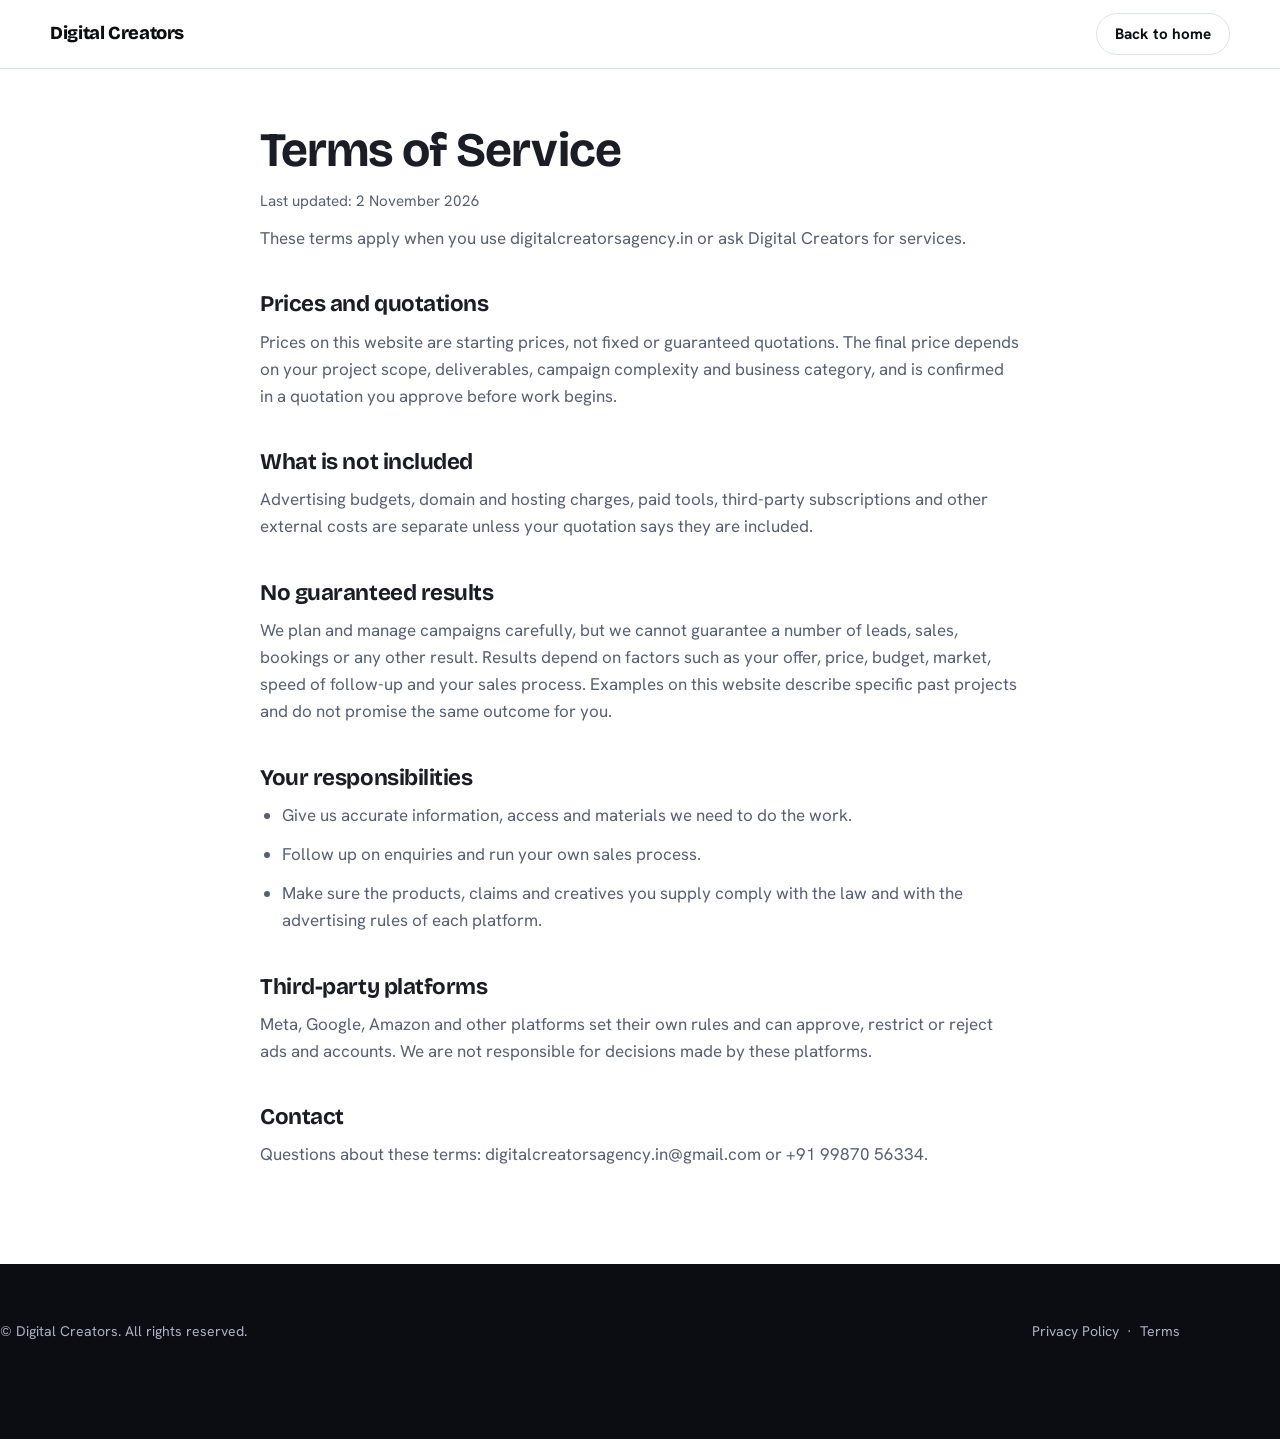
<file: terms.html>
<!DOCTYPE html>
<html lang="en"><head>
<meta charset="UTF-8"><meta name="viewport" content="width=device-width, initial-scale=1.0">
<title>Terms of Service | Digital Creators</title>
<meta name="description" content="The terms that apply to Digital Creators' services, pricing and website.">
<link rel="canonical" href="https://digitalcreatorsagency.in/terms">
<link rel="icon" href="favicon.svg" type="image/svg+xml">
<link href="https://fonts.googleapis.com/css2?family=Bricolage+Grotesque:opsz,wght@12..96,700;12..96,800&family=Hanken+Grotesk:wght@400;500;600;700&display=swap" rel="stylesheet">
<link rel="stylesheet" href="css/site.css">
</head><body>
<header class="site-header"><div class="wrap nav"><a class="brand" href="index.html">Digital Creators</a><a class="btn btn-ghost btn-sm" href="index.html">Back to home</a></div></header>
<main class="wrap legal">
<h1>Terms of Service</h1>
<p class="updated">Last updated: 2 November 2026</p>
<p>These terms apply when you use digitalcreatorsagency.in or ask Digital Creators for services.</p>

<h2>Prices and quotations</h2>
<p>Prices on this website are starting prices, not fixed or guaranteed quotations. The final price depends on your project scope, deliverables, campaign complexity and business category, and is confirmed in a quotation you approve before work begins.</p>

<h2>What is not included</h2>
<p>Advertising budgets, domain and hosting charges, paid tools, third-party subscriptions and other external costs are separate unless your quotation says they are included.</p>

<h2>No guaranteed results</h2>
<p>We plan and manage campaigns carefully, but we cannot guarantee a number of leads, sales, bookings or any other result. Results depend on factors such as your offer, price, budget, market, speed of follow-up and your sales process. Examples on this website describe specific past projects and do not promise the same outcome for you.</p>

<h2>Your responsibilities</h2>
<ul>
<li>Give us accurate information, access and materials we need to do the work.</li>
<li>Follow up on enquiries and run your own sales process.</li>
<li>Make sure the products, claims and creatives you supply comply with the law and with the advertising rules of each platform.</li>
</ul>

<h2>Third-party platforms</h2>
<p>Meta, Google, Amazon and other platforms set their own rules and can approve, restrict or reject ads and accounts. We are not responsible for decisions made by these platforms.</p>

<h2>Contact</h2>
<p>Questions about these terms: digitalcreatorsagency.in@gmail.com or +91 99870 56334.</p>
</main>
<footer class="site-footer"><div class="wrap foot-bottom" style="border:0;margin:0;padding:0"><span>© Digital Creators. All rights reserved.</span><span><a href="privacy.html">Privacy Policy</a> &nbsp;·&nbsp; <a href="terms.html">Terms</a></span></div></footer>
</body></html>
</file>
<file: css/site.css>
/* Digital Creators — site styles
   Tokens first, then base, layout, components, sections. */
:root {
  --ink: #0b0d12;
  --ink-2: #151925;
  --text: #1a1d26;
  --muted: #566074;
  --line: #dde2ec;
  --mist: #f2f4f8;
  --paper: #ffffff;
  --blue: #1d4bff;
  --blue-deep: #1238d1;
  --blue-wash: #e8edff;
  --wa: #1fa855;
  --bubble-in: #ffffff;
  --bubble-out: #d9f5c9;
  --radius: 14px;
  --radius-sm: 8px;
  --wrap: 1180px;
  --font-display: "Bricolage Grotesque", "Segoe UI", system-ui, sans-serif;
  --font-body: "Hanken Grotesk", "Segoe UI", system-ui, sans-serif;
  --ease: cubic-bezier(0.22, 0.8, 0.3, 1);
}

*, *::before, *::after { box-sizing: border-box; }
html { scroll-behavior: smooth; scroll-padding-top: 84px; -webkit-text-size-adjust: 100%; }
body {
  margin: 0;
  background: var(--paper);
  color: var(--text);
  font-family: var(--font-body);
  font-size: 1.0625rem;
  line-height: 1.6;
  -webkit-font-smoothing: antialiased;
  text-rendering: optimizeLegibility;
}
img { max-width: 100%; display: block; }
a { color: inherit; }
h1, h2, h3, h4 { font-family: var(--font-display); line-height: 1.08; margin: 0; letter-spacing: -0.02em; font-weight: 700; }
p { margin: 0; }
ul, ol { margin: 0; padding: 0; list-style: none; }
button, input, select, textarea { font: inherit; color: inherit; }
:focus-visible { outline: 3px solid var(--blue); outline-offset: 3px; border-radius: 4px; }
.skip { position: absolute; left: -999px; top: 8px; background: var(--ink); color: #fff; padding: 10px 14px; border-radius: 8px; z-index: 100; }
.skip:focus { left: 8px; }
.wrap { width: min(var(--wrap), 100% - 40px); margin-inline: auto; }
.visually-hidden { position: absolute; width: 1px; height: 1px; overflow: hidden; clip: rect(0 0 0 0); white-space: nowrap; }

/* ---------- Buttons ---------- */
.btn {
  display: inline-flex; align-items: center; justify-content: center; gap: 10px;
  min-height: 50px; padding: 0 24px; border-radius: 999px; border: 1.5px solid transparent;
  font-weight: 700; font-size: 1rem; text-decoration: none; cursor: pointer;
  transition: background .2s var(--ease), color .2s var(--ease), border-color .2s var(--ease), transform .2s var(--ease);
}
.btn:active { transform: translateY(1px); }
.btn-primary { background: var(--blue); color: #fff; }
.btn-primary:hover { background: var(--blue-deep); }
.btn-ghost { border-color: var(--line); background: var(--paper); color: var(--ink); }
.btn-ghost:hover { border-color: var(--ink); }
.btn-on-dark { border-color: rgba(255,255,255,.28); color: #fff; background: transparent; }
.btn-on-dark:hover { border-color: #fff; }
.btn-sm { min-height: 42px; padding: 0 18px; font-size: .95rem; }
.btn svg { width: 18px; height: 18px; flex: none; }
.link { color: var(--blue); font-weight: 700; text-decoration: underline; text-underline-offset: 4px; text-decoration-thickness: 1.5px; }
.link:hover { color: var(--blue-deep); }

/* ---------- Header ---------- */
.site-header { position: sticky; top: 0; z-index: 50; background: rgba(255,255,255,.92); backdrop-filter: saturate(1.4) blur(12px); border-bottom: 1px solid var(--line); }
.nav { display: flex; align-items: center; justify-content: space-between; height: 68px; gap: 24px; }
.brand { display: inline-flex; align-items: center; gap: 10px; text-decoration: none; font-family: var(--font-display); font-weight: 800; font-size: 1.15rem; letter-spacing: -0.02em; color: var(--ink); }
.brand-mark { width: 34px; height: 34px; flex: none; }
.nav-links { display: flex; gap: 6px; align-items: center; }
.nav-links a { text-decoration: none; font-weight: 600; font-size: .97rem; color: var(--muted); padding: 8px 12px; border-radius: 8px; }
.nav-links a:hover { color: var(--ink); background: var(--mist); }
.nav-cta { display: flex; align-items: center; gap: 10px; }
.nav-toggle { display: none; width: 44px; height: 44px; border: 1.5px solid var(--line); border-radius: 12px; background: var(--paper); cursor: pointer; align-items: center; justify-content: center; }
.nav-toggle span, .nav-toggle span::before, .nav-toggle span::after { display: block; width: 18px; height: 2px; background: var(--ink); border-radius: 2px; position: relative; transition: transform .25s var(--ease), background .2s; }
.nav-toggle span::before, .nav-toggle span::after { content: ""; position: absolute; left: 0; }
.nav-toggle span::before { top: -6px; } .nav-toggle span::after { top: 6px; }
.nav-toggle[aria-expanded="true"] span { background: transparent; }
.nav-toggle[aria-expanded="true"] span::before { transform: translateY(6px) rotate(45deg); }
.nav-toggle[aria-expanded="true"] span::after { transform: translateY(-6px) rotate(-45deg); }

/* ---------- Sections ---------- */
.section { padding-block: clamp(64px, 9vw, 120px); }
.section-head { max-width: 720px; margin-bottom: clamp(32px, 5vw, 56px); }
.section-head h2 { font-size: clamp(2rem, 4.4vw, 3.2rem); }
.section-head p { margin-top: 16px; color: var(--muted); font-size: 1.15rem; max-width: 60ch; }
.dark { background: var(--ink); color: #e9ecf4; }
.dark .section-head p { color: #a6aec3; }
.dark h2, .dark h3 { color: #fff; }
.tint { background: var(--mist); }

/* ---------- Hero ---------- */
.hero { padding-block: clamp(40px, 7vw, 96px) clamp(48px, 7vw, 88px); overflow: hidden; }
.hero-grid { display: grid; grid-template-columns: 1.15fr .85fr; gap: clamp(32px, 6vw, 80px); align-items: center; }
.hero h1 { font-size: clamp(2.5rem, 6.4vw, 5rem); letter-spacing: -0.035em; line-height: 1.0; }
.hero h1 em { font-style: normal; color: var(--blue); }
.hero-lead { margin-top: 24px; font-size: clamp(1.1rem, 1.6vw, 1.3rem); color: var(--muted); max-width: 52ch; }
.hero-actions { margin-top: 32px; display: flex; flex-wrap: wrap; gap: 12px; }
.hero-note { margin-top: 20px; font-size: .95rem; color: var(--muted); }

/* Phone with enquiry thread: the one animated moment on the page */
.phone-stage { display: flex; justify-content: center; position: relative; }
.phone { width: min(330px, 100%); background: var(--ink); border-radius: 40px; padding: 10px; box-shadow: 0 40px 70px -30px rgba(11,13,18,.45), 0 0 0 1px rgba(11,13,18,.08); }
.phone-screen { background: #efe9df; border-radius: 31px; overflow: hidden; display: flex; flex-direction: column; min-height: 520px; }
.chat-head { background: #0f7a45; color: #fff; padding: 14px 16px; display: flex; align-items: center; gap: 12px; }
.chat-avatar { width: 38px; height: 38px; border-radius: 50%; background: #fff; color: #0f7a45; font-weight: 800; display: grid; place-items: center; font-family: var(--font-display); }
.chat-head b { display: block; font-size: .98rem; line-height: 1.2; }
.chat-head small { opacity: .85; font-size: .8rem; }
.chat-body { flex: 1; padding: 16px 12px; display: flex; flex-direction: column; gap: 9px; }
.msg { max-width: 82%; padding: 9px 12px 7px; border-radius: 12px; font-size: .93rem; line-height: 1.4; box-shadow: 0 1px 1px rgba(0,0,0,.08); opacity: 0; transform: translateY(8px); animation: msg-in .5s var(--ease) forwards; }
.msg time { display: block; text-align: right; font-size: .7rem; color: #6b7280; margin-top: 3px; }
.msg.in { background: var(--bubble-in); align-self: flex-start; border-top-left-radius: 3px; }
.msg.out { background: var(--bubble-out); align-self: flex-end; border-top-right-radius: 3px; }
.msg:nth-child(1) { animation-delay: .5s; } .msg:nth-child(2) { animation-delay: 1.7s; }
.msg:nth-child(3) { animation-delay: 2.9s; } .msg:nth-child(4) { animation-delay: 4.1s; } .msg:nth-child(5) { animation-delay: 5.2s; }
.chat-tag { align-self: center; background: rgba(255,255,255,.8); font-size: .75rem; color: #5b6472; padding: 4px 10px; border-radius: 8px; opacity: 0; animation: msg-in .5s var(--ease) .1s forwards; }
.booked { align-self: center; margin-top: 6px; background: var(--blue); color: #fff; font-weight: 700; font-size: .85rem; padding: 8px 14px; border-radius: 999px; opacity: 0; transform: scale(.9); animation: pop .5s var(--ease) 6.3s forwards; }
.phone-caption { position: absolute; bottom: -8px; left: 50%; translate: -50% 100%; font-size: .85rem; color: var(--muted); white-space: nowrap; }
@keyframes msg-in { to { opacity: 1; transform: none; } }
@keyframes pop { to { opacity: 1; transform: none; } }

/* ---------- Proof strip ---------- */
.proof { border-block: 1px solid var(--line); background: var(--paper); }
.proof-grid { display: grid; grid-template-columns: repeat(3, 1fr); }
.proof-item { padding: 32px 28px 32px 0; }
.proof-item + .proof-item { padding-left: 28px; border-left: 1px solid var(--line); }
.proof-num { font-family: var(--font-display); font-weight: 800; font-size: clamp(2.2rem, 4.2vw, 3.4rem); letter-spacing: -0.03em; line-height: 1; color: var(--ink); }
.proof-item p { margin-top: 10px; color: var(--muted); font-size: .98rem; max-width: 34ch; }

/* ---------- Portfolio ---------- */
.case { display: grid; grid-template-columns: 1.05fr .95fr; gap: clamp(28px, 5vw, 72px); align-items: center; padding: clamp(28px, 4vw, 56px); border: 1px solid rgba(255,255,255,.12); border-radius: 24px; background: linear-gradient(180deg, rgba(255,255,255,.04), rgba(255,255,255,0)); }
.case + .case { margin-top: 24px; }
.case-tag { display: inline-block; font-weight: 700; font-size: .85rem; color: #9db4ff; margin-bottom: 14px; }
.case h3 { font-size: clamp(1.7rem, 3.2vw, 2.4rem); }
.case-lead { margin-top: 14px; color: #b8bfd2; max-width: 52ch; }
.case-cols { margin-top: 24px; display: grid; grid-template-columns: 1fr 1fr; gap: 24px; }
.case-cols h4 { font-size: 1rem; color: #fff; margin-bottom: 8px; letter-spacing: 0; }
.case-cols li { color: #b8bfd2; font-size: .96rem; padding-left: 18px; position: relative; margin-top: 6px; }
.case-cols li::before { content: ""; position: absolute; left: 0; top: .7em; width: 8px; height: 2px; background: var(--blue); }
.case-link { margin-top: 24px; display: inline-flex; }
.browser.case-shot img { aspect-ratio: 1400 / 665; }

.funnel { display: grid; gap: 22px; }
.bar-row small { display: block; font-size: .9rem; color: #a6aec3; margin-bottom: 8px; }
.bar { height: 64px; border-radius: 12px; display: flex; align-items: center; padding: 0 18px; font-family: var(--font-display); font-weight: 800; font-size: 1.7rem; letter-spacing: -0.02em; }
.bar.leads { width: 100%; background: #20263a; color: #fff; }
.bar.bookings { width: 34.7%; min-width: 150px; background: var(--blue); color: #fff; }
.funnel-note { color: #a6aec3; font-size: .92rem; border-top: 1px solid rgba(255,255,255,.12); padding-top: 16px; }

.brandcard { aspect-ratio: 4 / 3; border-radius: 18px; background: #f4efe8; color: #3b2a22; display: grid; place-items: center; text-align: center; padding: 24px; }
.brandcard b { display: block; font-family: var(--font-display); font-size: clamp(2rem, 4vw, 3rem); letter-spacing: .14em; font-weight: 800; }
.brandcard span { display: block; margin-top: 8px; font-size: .95rem; letter-spacing: .02em; }

.demos-head { margin: clamp(56px, 7vw, 88px) 0 28px; }
.demos-head h3 { font-size: clamp(1.6rem, 3vw, 2.2rem); }
.demos-head p { margin-top: 10px; color: #a6aec3; max-width: 60ch; }
.tabs { display: flex; flex-wrap: wrap; gap: 8px; margin-bottom: 28px; }
.tab { border: 1.5px solid rgba(255,255,255,.2); background: transparent; color: #d7dcea; border-radius: 999px; padding: 10px 18px; cursor: pointer; font-weight: 700; font-size: .95rem; transition: all .2s var(--ease); }
.tab:hover { border-color: #fff; }
.tab[aria-selected="true"] { background: #fff; color: var(--ink); border-color: #fff; }
.demo-stage { display: grid; grid-template-columns: 1fr 280px; gap: clamp(20px, 4vw, 48px); align-items: end; }
.browser { background: #1b2033; border-radius: 14px; overflow: hidden; box-shadow: 0 30px 60px -30px rgba(0,0,0,.7); border: 1px solid rgba(255,255,255,.1); }
.browser-bar { display: flex; align-items: center; gap: 7px; padding: 11px 14px; background: #252b42; }
.browser-bar i { width: 10px; height: 10px; border-radius: 50%; background: #4a5272; }
.browser-bar span { margin-left: 10px; font-size: .78rem; color: #97a0bb; background: #1b2033; padding: 4px 12px; border-radius: 6px; }
.browser img { width: 100%; height: auto; aspect-ratio: 16 / 10; object-fit: cover; object-position: top; }
.phone-sm { background: #0b0d12; border-radius: 34px; padding: 8px; border: 1px solid rgba(255,255,255,.14); width: 100%; max-width: 280px; justify-self: center; }
.phone-sm img { border-radius: 27px; width: 100%; height: auto; aspect-ratio: 390 / 780; object-fit: cover; object-position: top; }
.demo-meta { margin-top: 24px; display: flex; flex-wrap: wrap; align-items: center; justify-content: space-between; gap: 16px; }
.demo-meta p { color: #b8bfd2; max-width: 60ch; }
.also { margin-top: 56px; padding-top: 28px; border-top: 1px solid rgba(255,255,255,.12); display: grid; grid-template-columns: repeat(3, 1fr); gap: 28px; }
.also h4 { font-size: 1.05rem; color: #fff; letter-spacing: 0; }
.also p { margin-top: 8px; color: #a6aec3; font-size: .96rem; }

/* ---------- Services ---------- */
.svc-grid { display: grid; grid-template-columns: repeat(4, 1fr); gap: 0; border-top: 1.5px solid var(--ink); }
.svc { padding: 28px 24px 8px 0; }
.svc + .svc { padding-left: 24px; border-left: 1px solid var(--line); }
.svc h3 { font-size: 1.35rem; }
.svc > p { margin-top: 10px; color: var(--muted); font-size: .98rem; }
.svc ul { margin-top: 18px; }
.svc li { padding: 9px 0; border-top: 1px solid var(--line); font-weight: 600; font-size: .97rem; }
.svc li span { display: block; font-weight: 400; color: var(--muted); font-size: .9rem; margin-top: 2px; }

/* ---------- Process ---------- */
.steps { display: grid; grid-template-columns: repeat(4, 1fr); gap: 20px; counter-reset: step; }
.step { counter-increment: step; padding-top: 22px; border-top: 2px solid var(--ink); }
.step::before { content: counter(step); display: block; font-family: var(--font-display); font-weight: 800; font-size: 2.4rem; color: var(--blue); line-height: 1; margin-bottom: 14px; }
.step h3 { font-size: 1.25rem; }
.step p { margin-top: 8px; color: var(--muted); font-size: .98rem; }

/* ---------- Pricing ---------- */
.pkgs { display: grid; grid-template-columns: repeat(3, 1fr); gap: 20px; align-items: stretch; }
.pkg { border: 1.5px solid var(--line); border-radius: 20px; padding: 32px 28px; background: var(--paper); display: flex; flex-direction: column; position: relative; }
.pkg.featured { border-color: var(--ink); box-shadow: 8px 8px 0 var(--ink); }
.pkg-flag { position: absolute; top: -13px; left: 24px; background: var(--blue); color: #fff; font-weight: 700; font-size: .82rem; padding: 4px 12px; border-radius: 999px; }
.pkg h3 { font-size: 1.4rem; }
.price { margin-top: 18px; font-family: var(--font-display); font-weight: 800; font-size: 2.4rem; letter-spacing: -0.03em; color: var(--ink); line-height: 1; }
.price small { font-family: var(--font-body); font-weight: 500; font-size: .95rem; color: var(--muted); letter-spacing: 0; margin-left: 4px; }
.price-from { display: block; font-family: var(--font-body); font-weight: 600; font-size: .85rem; color: var(--muted); letter-spacing: 0; margin-bottom: 6px; }
.pkg ul { margin: 22px 0 28px; flex: 1; }
.pkg li { padding: 8px 0 8px 26px; position: relative; font-size: .98rem; border-top: 1px solid var(--line); }
.pkg li::before { content: ""; position: absolute; left: 2px; top: 1.05em; width: 12px; height: 7px; border-left: 2.5px solid var(--blue); border-bottom: 2.5px solid var(--blue); rotate: -45deg; translate: 0 -50%; }
.pkg .btn { width: 100%; }
.rate-card { margin-top: 40px; border: 1.5px solid var(--line); border-radius: 18px; overflow: hidden; background: var(--paper); }
.rate-card summary { cursor: pointer; padding: 20px 24px; font-family: var(--font-display); font-weight: 700; font-size: 1.15rem; list-style: none; display: flex; justify-content: space-between; align-items: center; gap: 12px; }
.rate-card summary::-webkit-details-marker { display: none; }
.rate-card summary::after { content: "+"; font-size: 1.6rem; line-height: 1; color: var(--blue); transition: rotate .25s var(--ease); }
.rate-card[open] summary::after { rotate: 45deg; }
.table-scroll { position: relative; overflow-x: auto; -webkit-overflow-scrolling: touch; }
.rates { width: 100%; border-collapse: collapse; min-width: 560px; }
.rates th, .rates td { text-align: left; padding: 14px 24px; border-top: 1px solid var(--line); font-size: .98rem; }
.rates th { font-size: .85rem; color: var(--muted); font-weight: 600; background: var(--mist); }
.rates td:nth-child(2) { font-weight: 700; white-space: nowrap; }
.rates td:last-child, .rates th:last-child { text-align: right; }
.fine { margin-top: 24px; color: var(--muted); font-size: .95rem; max-width: 80ch; }

/* ---------- About / why ---------- */
.about-grid { display: grid; grid-template-columns: 1fr 1fr; gap: clamp(28px, 6vw, 88px); align-items: start; }
.about-grid .copy p { color: var(--muted); margin-top: 16px; }
.why { display: grid; gap: 0; }
.why div { padding: 22px 0; border-top: 1px solid var(--line); }
.why div:last-child { border-bottom: 1px solid var(--line); }
.why h3 { font-size: 1.2rem; }
.why p { color: var(--muted); margin-top: 6px; font-size: .98rem; }

/* ---------- Industries ---------- */
.chips { display: flex; flex-wrap: wrap; gap: 10px; }
.chip { padding: 11px 18px; border: 1.5px solid var(--line); border-radius: 999px; font-weight: 600; font-size: .97rem; background: var(--paper); text-decoration: none; }
a.chip:hover { border-color: var(--blue); color: var(--blue); }

/* ---------- FAQ ---------- */
.faq { max-width: 820px; }
.faq details { border-top: 1px solid var(--line); }
.faq details:last-child { border-bottom: 1px solid var(--line); }
.faq summary { cursor: pointer; padding: 22px 0; font-family: var(--font-display); font-weight: 700; font-size: 1.2rem; list-style: none; display: flex; justify-content: space-between; gap: 16px; letter-spacing: -0.01em; }
.faq summary::-webkit-details-marker { display: none; }
.faq summary::after { content: "+"; font-size: 1.6rem; line-height: 1; color: var(--blue); flex: none; transition: rotate .25s var(--ease); }
.faq details[open] summary::after { rotate: 45deg; }
.faq details p { padding: 0 40px 24px 0; color: var(--muted); }

/* ---------- Contact ---------- */
.contact-grid { display: grid; grid-template-columns: 1.2fr .8fr; gap: clamp(28px, 5vw, 64px); align-items: start; }
.form-card { background: var(--paper); border-radius: 22px; padding: clamp(24px, 4vw, 40px); border: 1px solid var(--line); }
.form-card h3 { font-size: 1.6rem; }
.form-card > p { margin-top: 8px; color: var(--muted); }
.fields { margin-top: 24px; display: grid; grid-template-columns: 1fr 1fr; gap: 18px; }
.field { display: flex; flex-direction: column; gap: 6px; }
.field.full { grid-column: 1 / -1; }
.field label { font-weight: 700; font-size: .93rem; }
.field label .opt { font-weight: 500; color: var(--muted); }
.field input, .field select, .field textarea { border: 1.5px solid var(--line); border-radius: 10px; padding: 12px 14px; background: var(--paper); min-height: 48px; width: 100%; transition: border-color .2s; }
.field textarea { min-height: 120px; resize: vertical; }
.field input:hover, .field select:hover, .field textarea:hover { border-color: #b7bfd0; }
.field input:focus, .field select:focus, .field textarea:focus { outline: none; border-color: var(--blue); box-shadow: 0 0 0 3px var(--blue-wash); }
.field [aria-invalid="true"] { border-color: #c62828; }
.field .err { color: #b3261e; font-size: .88rem; min-height: 1em; }
.consent { grid-column: 1 / -1; display: flex; gap: 12px; align-items: flex-start; font-size: .93rem; color: var(--muted); }
.consent input { width: 20px; height: 20px; margin-top: 3px; accent-color: var(--blue); flex: none; }
.hp { position: absolute; left: -5000px; }
.form-actions { grid-column: 1 / -1; display: flex; flex-wrap: wrap; align-items: center; gap: 16px; }
.form-status { grid-column: 1 / -1; padding: 14px 16px; border-radius: 10px; font-weight: 600; display: none; }
.form-status.show { display: block; }
.form-status.ok { background: #e6f6ec; color: #11633a; }
.form-status.warn { background: #fff4e0; color: #7a4a00; }
.channels { display: grid; gap: 0; }
.channel { display: block; padding: 20px 0; border-top: 1px solid var(--line); text-decoration: none; }
.channel:last-child { border-bottom: 1px solid var(--line); }
.channel small { display: block; color: var(--muted); font-size: .88rem; }
.channel b { font-family: var(--font-display); font-size: 1.25rem; letter-spacing: -0.01em; word-break: break-word; }
.channel:hover b { color: var(--blue); }
.contact-side h3 { font-size: 1.5rem; margin-bottom: 8px; }
.contact-side > p { color: var(--muted); margin-bottom: 20px; }

/* ---------- Footer ---------- */
.site-footer { background: var(--ink); color: #aab2c6; padding: 56px 0 96px; }
.foot-grid { display: grid; grid-template-columns: 1.4fr 1fr 1fr; gap: 40px; }
.site-footer .brand { color: #fff; }
.site-footer p { margin-top: 14px; max-width: 40ch; font-size: .96rem; }
.site-footer h4 { color: #fff; font-size: 1rem; margin-bottom: 12px; letter-spacing: 0; }
.site-footer li { margin-top: 8px; font-size: .96rem; }
.site-footer a { text-decoration: none; } .site-footer a:hover { color: #fff; text-decoration: underline; }
.foot-bottom { margin-top: 40px; padding-top: 20px; border-top: 1px solid rgba(255,255,255,.12); font-size: .88rem; display: flex; flex-wrap: wrap; gap: 8px 24px; justify-content: space-between; }

/* ---------- Sticky mobile bar ---------- */
.sticky-bar { display: none; }

/* ---------- Legal pages ---------- */
.legal { padding-block: 56px 96px; max-width: 760px; }
.legal h1 { font-size: clamp(2rem, 5vw, 3rem); }
.legal h2 { font-size: 1.4rem; margin-top: 40px; }
.legal p, .legal li { color: var(--muted); margin-top: 12px; }
.legal ul { list-style: disc; padding-left: 22px; }
.legal .updated { margin-top: 12px; font-size: .95rem; }

/* ---------- Responsive ---------- */
@media (max-width: 1040px) {
  .svc-grid { grid-template-columns: 1fr 1fr; }
  .svc:nth-child(3) { padding-left: 0; border-left: 0; }
  .svc:nth-child(n+3) { border-top: 1px solid var(--line); margin-top: 8px; }
  .steps { grid-template-columns: 1fr 1fr; row-gap: 36px; }
}
@media (max-width: 900px) {
  .nav-links { position: absolute; top: 68px; left: 0; right: 0; background: var(--paper); border-bottom: 1px solid var(--line); flex-direction: column; align-items: stretch; padding: 12px 20px 20px; gap: 2px; display: none; }
  .nav-links.open { display: flex; }
  .nav-links a { padding: 14px 12px; font-size: 1.05rem; }
  .nav-toggle { display: inline-flex; }
  .nav-cta .btn { display: none; }
  .hero-grid, .case, .about-grid, .contact-grid { grid-template-columns: 1fr; }
  .phone-stage { margin-top: 12px; padding-bottom: 36px; }
  .pkgs { grid-template-columns: 1fr; }
  .pkg.featured { box-shadow: 6px 6px 0 var(--ink); }
  .demo-stage { grid-template-columns: 1fr; }
  .phone-sm { max-width: 220px; justify-self: start; }
  .also { grid-template-columns: 1fr; }
  .foot-grid { grid-template-columns: 1fr; }
}
@media (max-width: 640px) {
  body { font-size: 1rem; }
  .proof-grid { grid-template-columns: 1fr; }
  .proof-item, .proof-item + .proof-item { padding: 22px 0; border-left: 0; }
  .proof-item + .proof-item { border-top: 1px solid var(--line); }
  .case-cols, .fields { grid-template-columns: 1fr; }
  .svc-grid { grid-template-columns: 1fr; }
  .svc, .svc + .svc, .svc:nth-child(3) { padding: 24px 0 8px; border-left: 0; }
  .svc + .svc { border-top: 1px solid var(--line); margin-top: 8px; }
  .steps { grid-template-columns: 1fr; }
  .hero-actions .btn { width: 100%; }
  .site-footer { padding-bottom: 110px; }
  .sticky-bar { display: grid; grid-template-columns: 1fr 1fr; gap: 10px; position: fixed; left: 0; right: 0; bottom: 0; z-index: 60; padding: 10px 14px calc(10px + env(safe-area-inset-bottom)); background: rgba(255,255,255,.96); backdrop-filter: blur(10px); border-top: 1px solid var(--line); }
  .sticky-bar .btn { min-height: 48px; padding: 0 12px; }
  .bar { font-size: 1.35rem; height: 56px; }
}
@media (prefers-reduced-motion: reduce) {
  html { scroll-behavior: auto; }
  .msg, .chat-tag, .booked { animation: none; opacity: 1; transform: none; }
  * { transition-duration: .01ms !important; }
}
</file>
<file: public/css/site.css>
/* Digital Creators — site styles
   Tokens first, then base, layout, components, sections. */
:root {
  --ink: #0b0d12;
  --ink-2: #151925;
  --text: #1a1d26;
  --muted: #566074;
  --line: #dde2ec;
  --mist: #f2f4f8;
  --paper: #ffffff;
  --blue: #1d4bff;
  --blue-deep: #1238d1;
  --blue-wash: #e8edff;
  --wa: #1fa855;
  --bubble-in: #ffffff;
  --bubble-out: #d9f5c9;
  --radius: 14px;
  --radius-sm: 8px;
  --wrap: 1180px;
  --font-display: "Bricolage Grotesque", "Segoe UI", system-ui, sans-serif;
  --font-body: "Hanken Grotesk", "Segoe UI", system-ui, sans-serif;
  --ease: cubic-bezier(0.22, 0.8, 0.3, 1);
}

*, *::before, *::after { box-sizing: border-box; }
html { scroll-behavior: smooth; scroll-padding-top: 84px; -webkit-text-size-adjust: 100%; }
body {
  margin: 0;
  background: var(--paper);
  color: var(--text);
  font-family: var(--font-body);
  font-size: 1.0625rem;
  line-height: 1.6;
  -webkit-font-smoothing: antialiased;
  text-rendering: optimizeLegibility;
}
img { max-width: 100%; display: block; }
a { color: inherit; }
h1, h2, h3, h4 { font-family: var(--font-display); line-height: 1.08; margin: 0; letter-spacing: -0.02em; font-weight: 700; }
p { margin: 0; }
ul, ol { margin: 0; padding: 0; list-style: none; }
button, input, select, textarea { font: inherit; color: inherit; }
:focus-visible { outline: 3px solid var(--blue); outline-offset: 3px; border-radius: 4px; }
.skip { position: absolute; left: -999px; top: 8px; background: var(--ink); color: #fff; padding: 10px 14px; border-radius: 8px; z-index: 100; }
.skip:focus { left: 8px; }
.wrap { width: min(var(--wrap), 100% - 40px); margin-inline: auto; }
.visually-hidden { position: absolute; width: 1px; height: 1px; overflow: hidden; clip: rect(0 0 0 0); white-space: nowrap; }

/* ---------- Buttons ---------- */
.btn {
  display: inline-flex; align-items: center; justify-content: center; gap: 10px;
  min-height: 50px; padding: 0 24px; border-radius: 999px; border: 1.5px solid transparent;
  font-weight: 700; font-size: 1rem; text-decoration: none; cursor: pointer;
  transition: background .2s var(--ease), color .2s var(--ease), border-color .2s var(--ease), transform .2s var(--ease);
}
.btn:active { transform: translateY(1px); }
.btn-primary { background: var(--blue); color: #fff; }
.btn-primary:hover { background: var(--blue-deep); }
.btn-ghost { border-color: var(--line); background: var(--paper); color: var(--ink); }
.btn-ghost:hover { border-color: var(--ink); }
.btn-on-dark { border-color: rgba(255,255,255,.28); color: #fff; background: transparent; }
.btn-on-dark:hover { border-color: #fff; }
.btn-sm { min-height: 42px; padding: 0 18px; font-size: .95rem; }
.btn svg { width: 18px; height: 18px; flex: none; }
.link { color: var(--blue); font-weight: 700; text-decoration: underline; text-underline-offset: 4px; text-decoration-thickness: 1.5px; }
.link:hover { color: var(--blue-deep); }

/* ---------- Header ---------- */
.site-header { position: sticky; top: 0; z-index: 50; background: rgba(255,255,255,.92); backdrop-filter: saturate(1.4) blur(12px); border-bottom: 1px solid var(--line); }
.nav { display: flex; align-items: center; justify-content: space-between; height: 68px; gap: 24px; }
.brand { display: inline-flex; align-items: center; gap: 10px; text-decoration: none; font-family: var(--font-display); font-weight: 800; font-size: 1.15rem; letter-spacing: -0.02em; color: var(--ink); }
.brand-mark { width: 34px; height: 34px; flex: none; }
.nav-links { display: flex; gap: 6px; align-items: center; }
.nav-links a { text-decoration: none; font-weight: 600; font-size: .97rem; color: var(--muted); padding: 8px 12px; border-radius: 8px; }
.nav-links a:hover { color: var(--ink); background: var(--mist); }
.nav-cta { display: flex; align-items: center; gap: 10px; }
.nav-toggle { display: none; width: 44px; height: 44px; border: 1.5px solid var(--line); border-radius: 12px; background: var(--paper); cursor: pointer; align-items: center; justify-content: center; }
.nav-toggle span, .nav-toggle span::before, .nav-toggle span::after { display: block; width: 18px; height: 2px; background: var(--ink); border-radius: 2px; position: relative; transition: transform .25s var(--ease), background .2s; }
.nav-toggle span::before, .nav-toggle span::after { content: ""; position: absolute; left: 0; }
.nav-toggle span::before { top: -6px; } .nav-toggle span::after { top: 6px; }
.nav-toggle[aria-expanded="true"] span { background: transparent; }
.nav-toggle[aria-expanded="true"] span::before { transform: translateY(6px) rotate(45deg); }
.nav-toggle[aria-expanded="true"] span::after { transform: translateY(-6px) rotate(-45deg); }

/* ---------- Sections ---------- */
.section { padding-block: clamp(64px, 9vw, 120px); }
.section-head { max-width: 720px; margin-bottom: clamp(32px, 5vw, 56px); }
.section-head h2 { font-size: clamp(2rem, 4.4vw, 3.2rem); }
.section-head p { margin-top: 16px; color: var(--muted); font-size: 1.15rem; max-width: 60ch; }
.dark { background: var(--ink); color: #e9ecf4; }
.dark .section-head p { color: #a6aec3; }
.dark h2, .dark h3 { color: #fff; }
.tint { background: var(--mist); }

/* ---------- Hero ---------- */
.hero { padding-block: clamp(40px, 7vw, 96px) clamp(48px, 7vw, 88px); overflow: hidden; }
.hero-grid { display: grid; grid-template-columns: 1.15fr .85fr; gap: clamp(32px, 6vw, 80px); align-items: center; }
.hero h1 { font-size: clamp(2.5rem, 6.4vw, 5rem); letter-spacing: -0.035em; line-height: 1.0; }
.hero h1 em { font-style: normal; color: var(--blue); }
.hero-lead { margin-top: 24px; font-size: clamp(1.1rem, 1.6vw, 1.3rem); color: var(--muted); max-width: 52ch; }
.hero-actions { margin-top: 32px; display: flex; flex-wrap: wrap; gap: 12px; }
.hero-note { margin-top: 20px; font-size: .95rem; color: var(--muted); }

/* Phone with enquiry thread: the one animated moment on the page */
.phone-stage { display: flex; justify-content: center; position: relative; }
.phone { width: min(330px, 100%); background: var(--ink); border-radius: 40px; padding: 10px; box-shadow: 0 40px 70px -30px rgba(11,13,18,.45), 0 0 0 1px rgba(11,13,18,.08); }
.phone-screen { background: #efe9df; border-radius: 31px; overflow: hidden; display: flex; flex-direction: column; min-height: 520px; }
.chat-head { background: #0f7a45; color: #fff; padding: 14px 16px; display: flex; align-items: center; gap: 12px; }
.chat-avatar { width: 38px; height: 38px; border-radius: 50%; background: #fff; color: #0f7a45; font-weight: 800; display: grid; place-items: center; font-family: var(--font-display); }
.chat-head b { display: block; font-size: .98rem; line-height: 1.2; }
.chat-head small { opacity: .85; font-size: .8rem; }
.chat-body { flex: 1; padding: 16px 12px; display: flex; flex-direction: column; gap: 9px; }
.msg { max-width: 82%; padding: 9px 12px 7px; border-radius: 12px; font-size: .93rem; line-height: 1.4; box-shadow: 0 1px 1px rgba(0,0,0,.08); opacity: 0; transform: translateY(8px); animation: msg-in .5s var(--ease) forwards; }
.msg time { display: block; text-align: right; font-size: .7rem; color: #6b7280; margin-top: 3px; }
.msg.in { background: var(--bubble-in); align-self: flex-start; border-top-left-radius: 3px; }
.msg.out { background: var(--bubble-out); align-self: flex-end; border-top-right-radius: 3px; }
.msg:nth-child(1) { animation-delay: .5s; } .msg:nth-child(2) { animation-delay: 1.7s; }
.msg:nth-child(3) { animation-delay: 2.9s; } .msg:nth-child(4) { animation-delay: 4.1s; } .msg:nth-child(5) { animation-delay: 5.2s; }
.chat-tag { align-self: center; background: rgba(255,255,255,.8); font-size: .75rem; color: #5b6472; padding: 4px 10px; border-radius: 8px; opacity: 0; animation: msg-in .5s var(--ease) .1s forwards; }
.booked { align-self: center; margin-top: 6px; background: var(--blue); color: #fff; font-weight: 700; font-size: .85rem; padding: 8px 14px; border-radius: 999px; opacity: 0; transform: scale(.9); animation: pop .5s var(--ease) 6.3s forwards; }
.phone-caption { position: absolute; bottom: -8px; left: 50%; translate: -50% 100%; font-size: .85rem; color: var(--muted); white-space: nowrap; }
@keyframes msg-in { to { opacity: 1; transform: none; } }
@keyframes pop { to { opacity: 1; transform: none; } }

/* ---------- Proof strip ---------- */
.proof { border-block: 1px solid var(--line); background: var(--paper); }
.proof-grid { display: grid; grid-template-columns: repeat(3, 1fr); }
.proof-item { padding: 32px 28px 32px 0; }
.proof-item + .proof-item { padding-left: 28px; border-left: 1px solid var(--line); }
.proof-num { font-family: var(--font-display); font-weight: 800; font-size: clamp(2.2rem, 4.2vw, 3.4rem); letter-spacing: -0.03em; line-height: 1; color: var(--ink); }
.proof-item p { margin-top: 10px; color: var(--muted); font-size: .98rem; max-width: 34ch; }

/* ---------- Portfolio ---------- */
.case { display: grid; grid-template-columns: 1.05fr .95fr; gap: clamp(28px, 5vw, 72px); align-items: center; padding: clamp(28px, 4vw, 56px); border: 1px solid rgba(255,255,255,.12); border-radius: 24px; background: linear-gradient(180deg, rgba(255,255,255,.04), rgba(255,255,255,0)); }
.case + .case { margin-top: 24px; }
.case-tag { display: inline-block; font-weight: 700; font-size: .85rem; color: #9db4ff; margin-bottom: 14px; }
.case h3 { font-size: clamp(1.7rem, 3.2vw, 2.4rem); }
.case-lead { margin-top: 14px; color: #b8bfd2; max-width: 52ch; }
.case-cols { margin-top: 24px; display: grid; grid-template-columns: 1fr 1fr; gap: 24px; }
.case-cols h4 { font-size: 1rem; color: #fff; margin-bottom: 8px; letter-spacing: 0; }
.case-cols li { color: #b8bfd2; font-size: .96rem; padding-left: 18px; position: relative; margin-top: 6px; }
.case-cols li::before { content: ""; position: absolute; left: 0; top: .7em; width: 8px; height: 2px; background: var(--blue); }
.case-link { margin-top: 24px; display: inline-flex; }
.browser.case-shot img { aspect-ratio: 1400 / 665; }

.funnel { display: grid; gap: 22px; }
.bar-row small { display: block; font-size: .9rem; color: #a6aec3; margin-bottom: 8px; }
.bar { height: 64px; border-radius: 12px; display: flex; align-items: center; padding: 0 18px; font-family: var(--font-display); font-weight: 800; font-size: 1.7rem; letter-spacing: -0.02em; }
.bar.leads { width: 100%; background: #20263a; color: #fff; }
.bar.bookings { width: 34.7%; min-width: 150px; background: var(--blue); color: #fff; }
.funnel-note { color: #a6aec3; font-size: .92rem; border-top: 1px solid rgba(255,255,255,.12); padding-top: 16px; }

.brandcard { aspect-ratio: 4 / 3; border-radius: 18px; background: #f4efe8; color: #3b2a22; display: grid; place-items: center; text-align: center; padding: 24px; }
.brandcard b { display: block; font-family: var(--font-display); font-size: clamp(2rem, 4vw, 3rem); letter-spacing: .14em; font-weight: 800; }
.brandcard span { display: block; margin-top: 8px; font-size: .95rem; letter-spacing: .02em; }

.demos-head { margin: clamp(56px, 7vw, 88px) 0 28px; }
.demos-head h3 { font-size: clamp(1.6rem, 3vw, 2.2rem); }
.demos-head p { margin-top: 10px; color: #a6aec3; max-width: 60ch; }
.tabs { display: flex; flex-wrap: wrap; gap: 8px; margin-bottom: 28px; }
.tab { border: 1.5px solid rgba(255,255,255,.2); background: transparent; color: #d7dcea; border-radius: 999px; padding: 10px 18px; cursor: pointer; font-weight: 700; font-size: .95rem; transition: all .2s var(--ease); }
.tab:hover { border-color: #fff; }
.tab[aria-selected="true"] { background: #fff; color: var(--ink); border-color: #fff; }
.demo-stage { display: grid; grid-template-columns: 1fr 280px; gap: clamp(20px, 4vw, 48px); align-items: end; }
.browser { background: #1b2033; border-radius: 14px; overflow: hidden; box-shadow: 0 30px 60px -30px rgba(0,0,0,.7); border: 1px solid rgba(255,255,255,.1); }
.browser-bar { display: flex; align-items: center; gap: 7px; padding: 11px 14px; background: #252b42; }
.browser-bar i { width: 10px; height: 10px; border-radius: 50%; background: #4a5272; }
.browser-bar span { margin-left: 10px; font-size: .78rem; color: #97a0bb; background: #1b2033; padding: 4px 12px; border-radius: 6px; }
.browser img { width: 100%; height: auto; aspect-ratio: 16 / 10; object-fit: cover; object-position: top; }
.phone-sm { background: #0b0d12; border-radius: 34px; padding: 8px; border: 1px solid rgba(255,255,255,.14); width: 100%; max-width: 280px; justify-self: center; }
.phone-sm img { border-radius: 27px; width: 100%; height: auto; aspect-ratio: 390 / 780; object-fit: cover; object-position: top; }
.demo-meta { margin-top: 24px; display: flex; flex-wrap: wrap; align-items: center; justify-content: space-between; gap: 16px; }
.demo-meta p { color: #b8bfd2; max-width: 60ch; }
.also { margin-top: 56px; padding-top: 28px; border-top: 1px solid rgba(255,255,255,.12); display: grid; grid-template-columns: repeat(3, 1fr); gap: 28px; }
.also h4 { font-size: 1.05rem; color: #fff; letter-spacing: 0; }
.also p { margin-top: 8px; color: #a6aec3; font-size: .96rem; }

/* ---------- Services ---------- */
.svc-grid { display: grid; grid-template-columns: repeat(4, 1fr); gap: 0; border-top: 1.5px solid var(--ink); }
.svc { padding: 28px 24px 8px 0; }
.svc + .svc { padding-left: 24px; border-left: 1px solid var(--line); }
.svc h3 { font-size: 1.35rem; }
.svc > p { margin-top: 10px; color: var(--muted); font-size: .98rem; }
.svc ul { margin-top: 18px; }
.svc li { padding: 9px 0; border-top: 1px solid var(--line); font-weight: 600; font-size: .97rem; }
.svc li span { display: block; font-weight: 400; color: var(--muted); font-size: .9rem; margin-top: 2px; }

/* ---------- Process ---------- */
.steps { display: grid; grid-template-columns: repeat(4, 1fr); gap: 20px; counter-reset: step; }
.step { counter-increment: step; padding-top: 22px; border-top: 2px solid var(--ink); }
.step::before { content: counter(step); display: block; font-family: var(--font-display); font-weight: 800; font-size: 2.4rem; color: var(--blue); line-height: 1; margin-bottom: 14px; }
.step h3 { font-size: 1.25rem; }
.step p { margin-top: 8px; color: var(--muted); font-size: .98rem; }

/* ---------- Pricing ---------- */
.pkgs { display: grid; grid-template-columns: repeat(3, 1fr); gap: 20px; align-items: stretch; }
.pkg { border: 1.5px solid var(--line); border-radius: 20px; padding: 32px 28px; background: var(--paper); display: flex; flex-direction: column; position: relative; }
.pkg.featured { border-color: var(--ink); box-shadow: 8px 8px 0 var(--ink); }
.pkg-flag { position: absolute; top: -13px; left: 24px; background: var(--blue); color: #fff; font-weight: 700; font-size: .82rem; padding: 4px 12px; border-radius: 999px; }
.pkg h3 { font-size: 1.4rem; }
.price { margin-top: 18px; font-family: var(--font-display); font-weight: 800; font-size: 2.4rem; letter-spacing: -0.03em; color: var(--ink); line-height: 1; }
.price small { font-family: var(--font-body); font-weight: 500; font-size: .95rem; color: var(--muted); letter-spacing: 0; margin-left: 4px; }
.price-from { display: block; font-family: var(--font-body); font-weight: 600; font-size: .85rem; color: var(--muted); letter-spacing: 0; margin-bottom: 6px; }
.pkg ul { margin: 22px 0 28px; flex: 1; }
.pkg li { padding: 8px 0 8px 26px; position: relative; font-size: .98rem; border-top: 1px solid var(--line); }
.pkg li::before { content: ""; position: absolute; left: 2px; top: 1.05em; width: 12px; height: 7px; border-left: 2.5px solid var(--blue); border-bottom: 2.5px solid var(--blue); rotate: -45deg; translate: 0 -50%; }
.pkg .btn { width: 100%; }
.rate-card { margin-top: 40px; border: 1.5px solid var(--line); border-radius: 18px; overflow: hidden; background: var(--paper); }
.rate-card summary { cursor: pointer; padding: 20px 24px; font-family: var(--font-display); font-weight: 700; font-size: 1.15rem; list-style: none; display: flex; justify-content: space-between; align-items: center; gap: 12px; }
.rate-card summary::-webkit-details-marker { display: none; }
.rate-card summary::after { content: "+"; font-size: 1.6rem; line-height: 1; color: var(--blue); transition: rotate .25s var(--ease); }
.rate-card[open] summary::after { rotate: 45deg; }
.table-scroll { position: relative; overflow-x: auto; -webkit-overflow-scrolling: touch; }
.rates { width: 100%; border-collapse: collapse; min-width: 560px; }
.rates th, .rates td { text-align: left; padding: 14px 24px; border-top: 1px solid var(--line); font-size: .98rem; }
.rates th { font-size: .85rem; color: var(--muted); font-weight: 600; background: var(--mist); }
.rates td:nth-child(2) { font-weight: 700; white-space: nowrap; }
.rates td:last-child, .rates th:last-child { text-align: right; }
.fine { margin-top: 24px; color: var(--muted); font-size: .95rem; max-width: 80ch; }

/* ---------- About / why ---------- */
.about-grid { display: grid; grid-template-columns: 1fr 1fr; gap: clamp(28px, 6vw, 88px); align-items: start; }
.about-grid .copy p { color: var(--muted); margin-top: 16px; }
.why { display: grid; gap: 0; }
.why div { padding: 22px 0; border-top: 1px solid var(--line); }
.why div:last-child { border-bottom: 1px solid var(--line); }
.why h3 { font-size: 1.2rem; }
.why p { color: var(--muted); margin-top: 6px; font-size: .98rem; }

/* ---------- Industries ---------- */
.chips { display: flex; flex-wrap: wrap; gap: 10px; }
.chip { padding: 11px 18px; border: 1.5px solid var(--line); border-radius: 999px; font-weight: 600; font-size: .97rem; background: var(--paper); text-decoration: none; }
a.chip:hover { border-color: var(--blue); color: var(--blue); }

/* ---------- FAQ ---------- */
.faq { max-width: 820px; }
.faq details { border-top: 1px solid var(--line); }
.faq details:last-child { border-bottom: 1px solid var(--line); }
.faq summary { cursor: pointer; padding: 22px 0; font-family: var(--font-display); font-weight: 700; font-size: 1.2rem; list-style: none; display: flex; justify-content: space-between; gap: 16px; letter-spacing: -0.01em; }
.faq summary::-webkit-details-marker { display: none; }
.faq summary::after { content: "+"; font-size: 1.6rem; line-height: 1; color: var(--blue); flex: none; transition: rotate .25s var(--ease); }
.faq details[open] summary::after { rotate: 45deg; }
.faq details p { padding: 0 40px 24px 0; color: var(--muted); }

/* ---------- Contact ---------- */
.contact-grid { display: grid; grid-template-columns: 1.2fr .8fr; gap: clamp(28px, 5vw, 64px); align-items: start; }
.form-card { background: var(--paper); border-radius: 22px; padding: clamp(24px, 4vw, 40px); border: 1px solid var(--line); }
.form-card h3 { font-size: 1.6rem; }
.form-card > p { margin-top: 8px; color: var(--muted); }
.fields { margin-top: 24px; display: grid; grid-template-columns: 1fr 1fr; gap: 18px; }
.field { display: flex; flex-direction: column; gap: 6px; }
.field.full { grid-column: 1 / -1; }
.field label { font-weight: 700; font-size: .93rem; }
.field label .opt { font-weight: 500; color: var(--muted); }
.field input, .field select, .field textarea { border: 1.5px solid var(--line); border-radius: 10px; padding: 12px 14px; background: var(--paper); min-height: 48px; width: 100%; transition: border-color .2s; }
.field textarea { min-height: 120px; resize: vertical; }
.field input:hover, .field select:hover, .field textarea:hover { border-color: #b7bfd0; }
.field input:focus, .field select:focus, .field textarea:focus { outline: none; border-color: var(--blue); box-shadow: 0 0 0 3px var(--blue-wash); }
.field [aria-invalid="true"] { border-color: #c62828; }
.field .err { color: #b3261e; font-size: .88rem; min-height: 1em; }
.consent { grid-column: 1 / -1; display: flex; gap: 12px; align-items: flex-start; font-size: .93rem; color: var(--muted); }
.consent input { width: 20px; height: 20px; margin-top: 3px; accent-color: var(--blue); flex: none; }
.hp { position: absolute; left: -5000px; }
.form-actions { grid-column: 1 / -1; display: flex; flex-wrap: wrap; align-items: center; gap: 16px; }
.form-status { grid-column: 1 / -1; padding: 14px 16px; border-radius: 10px; font-weight: 600; display: none; }
.form-status.show { display: block; }
.form-status.ok { background: #e6f6ec; color: #11633a; }
.form-status.warn { background: #fff4e0; color: #7a4a00; }
.channels { display: grid; gap: 0; }
.channel { display: block; padding: 20px 0; border-top: 1px solid var(--line); text-decoration: none; }
.channel:last-child { border-bottom: 1px solid var(--line); }
.channel small { display: block; color: var(--muted); font-size: .88rem; }
.channel b { font-family: var(--font-display); font-size: 1.25rem; letter-spacing: -0.01em; word-break: break-word; }
.channel:hover b { color: var(--blue); }
.contact-side h3 { font-size: 1.5rem; margin-bottom: 8px; }
.contact-side > p { color: var(--muted); margin-bottom: 20px; }

/* ---------- Footer ---------- */
.site-footer { background: var(--ink); color: #aab2c6; padding: 56px 0 96px; }
.foot-grid { display: grid; grid-template-columns: 1.4fr 1fr 1fr; gap: 40px; }
.site-footer .brand { color: #fff; }
.site-footer p { margin-top: 14px; max-width: 40ch; font-size: .96rem; }
.site-footer h4 { color: #fff; font-size: 1rem; margin-bottom: 12px; letter-spacing: 0; }
.site-footer li { margin-top: 8px; font-size: .96rem; }
.site-footer a { text-decoration: none; } .site-footer a:hover { color: #fff; text-decoration: underline; }
.foot-bottom { margin-top: 40px; padding-top: 20px; border-top: 1px solid rgba(255,255,255,.12); font-size: .88rem; display: flex; flex-wrap: wrap; gap: 8px 24px; justify-content: space-between; }

/* ---------- Sticky mobile bar ---------- */
.sticky-bar { display: none; }

/* ---------- Legal pages ---------- */
.legal { padding-block: 56px 96px; max-width: 760px; }
.legal h1 { font-size: clamp(2rem, 5vw, 3rem); }
.legal h2 { font-size: 1.4rem; margin-top: 40px; }
.legal p, .legal li { color: var(--muted); margin-top: 12px; }
.legal ul { list-style: disc; padding-left: 22px; }
.legal .updated { margin-top: 12px; font-size: .95rem; }

/* ---------- Responsive ---------- */
@media (max-width: 1040px) {
  .svc-grid { grid-template-columns: 1fr 1fr; }
  .svc:nth-child(3) { padding-left: 0; border-left: 0; }
  .svc:nth-child(n+3) { border-top: 1px solid var(--line); margin-top: 8px; }
  .steps { grid-template-columns: 1fr 1fr; row-gap: 36px; }
}
@media (max-width: 900px) {
  .nav-links { position: absolute; top: 68px; left: 0; right: 0; background: var(--paper); border-bottom: 1px solid var(--line); flex-direction: column; align-items: stretch; padding: 12px 20px 20px; gap: 2px; display: none; }
  .nav-links.open { display: flex; }
  .nav-links a { padding: 14px 12px; font-size: 1.05rem; }
  .nav-toggle { display: inline-flex; }
  .nav-cta .btn { display: none; }
  .hero-grid, .case, .about-grid, .contact-grid { grid-template-columns: 1fr; }
  .phone-stage { margin-top: 12px; padding-bottom: 36px; }
  .pkgs { grid-template-columns: 1fr; }
  .pkg.featured { box-shadow: 6px 6px 0 var(--ink); }
  .demo-stage { grid-template-columns: 1fr; }
  .phone-sm { max-width: 220px; justify-self: start; }
  .also { grid-template-columns: 1fr; }
  .foot-grid { grid-template-columns: 1fr; }
}
@media (max-width: 640px) {
  body { font-size: 1rem; }
  .proof-grid { grid-template-columns: 1fr; }
  .proof-item, .proof-item + .proof-item { padding: 22px 0; border-left: 0; }
  .proof-item + .proof-item { border-top: 1px solid var(--line); }
  .case-cols, .fields { grid-template-columns: 1fr; }
  .svc-grid { grid-template-columns: 1fr; }
  .svc, .svc + .svc, .svc:nth-child(3) { padding: 24px 0 8px; border-left: 0; }
  .svc + .svc { border-top: 1px solid var(--line); margin-top: 8px; }
  .steps { grid-template-columns: 1fr; }
  .hero-actions .btn { width: 100%; }
  .site-footer { padding-bottom: 110px; }
  .sticky-bar { display: grid; grid-template-columns: 1fr 1fr; gap: 10px; position: fixed; left: 0; right: 0; bottom: 0; z-index: 60; padding: 10px 14px calc(10px + env(safe-area-inset-bottom)); background: rgba(255,255,255,.96); backdrop-filter: blur(10px); border-top: 1px solid var(--line); }
  .sticky-bar .btn { min-height: 48px; padding: 0 12px; }
  .bar { font-size: 1.35rem; height: 56px; }
}
@media (prefers-reduced-motion: reduce) {
  html { scroll-behavior: auto; }
  .msg, .chat-tag, .booked { animation: none; opacity: 1; transform: none; }
  * { transition-duration: .01ms !important; }
}
</file>
<file: css/demo.css>
/* Digital Creators — shared styles for the four sample websites */
*,*::before,*::after{box-sizing:border-box}
html{scroll-behavior:smooth}
body.demo{margin:0;background:var(--bg);color:var(--ink);font-family:'DM Sans',system-ui,sans-serif;line-height:1.6;-webkit-font-smoothing:antialiased;padding-bottom:76px}
.theme-salon{--bg:#0f0f10;--card:#18181b;--ink:#f4f4f5;--muted:#a1a1aa;--line:#2a2a2e;--accent:#f5b301;--accent-ink:#111;--soft:#211f17;--head:'Oswald','DM Sans',sans-serif;--hw:600;--hl:.02em;--hero1:#1c1a10;--hero2:#0f0f10}
.theme-advisor{--bg:#f7f4ec;--card:#fff;--ink:#1f2a27;--muted:#5d6b66;--line:#e5dfd0;--accent:#0f5c4d;--accent-ink:#fff;--soft:#e9f2ee;--head:'Fraunces',Georgia,serif;--hw:700;--hl:0;--hero1:#eaf3ee;--hero2:#f7f4ec}
.theme-restaurant{--bg:#fff8ef;--card:#fff;--ink:#2b1a12;--muted:#7a6254;--line:#f0dfcb;--accent:#c2410c;--accent-ink:#fff;--soft:#fdebd8;--head:'Fraunces',Georgia,serif;--hw:700;--hl:0;--hero1:#fde3c6;--hero2:#fff8ef}
.theme-ecommerce{--bg:#faf8ff;--card:#fff;--ink:#18181b;--muted:#6b6b76;--line:#e8e4f4;--accent:#6d28d9;--accent-ink:#fff;--soft:#efe9fd;--head:'DM Sans',sans-serif;--hw:800;--hl:-.02em;--hero1:#ece4fd;--hero2:#faf8ff}
h1,h2,h3{font-family:var(--head);font-weight:var(--hw);letter-spacing:var(--hl);line-height:1.15;margin:0 0 .5em}
h1{font-size:clamp(2.1rem,5.5vw,3.6rem)}h2{font-size:clamp(1.6rem,3.4vw,2.3rem)}h3{font-size:1.15rem}
p{margin:0 0 1em;color:var(--muted)}a{color:inherit}
.d-wrap{max-width:1120px;margin:0 auto;padding:0 20px}
.sample-bar{background:var(--accent);color:var(--accent-ink);font-size:.78rem;font-weight:700;display:flex;gap:12px;justify-content:center;align-items:center;flex-wrap:wrap;padding:8px 14px;text-align:center}
.sample-bar a{background:rgba(0,0,0,.18);padding:3px 12px;border-radius:99px;text-decoration:none;color:inherit}
.d-header{position:sticky;top:0;z-index:30;background:color-mix(in srgb,var(--bg) 92%,transparent);backdrop-filter:blur(10px);border-bottom:1px solid var(--line)}
.d-nav{display:flex;align-items:center;justify-content:space-between;gap:16px;height:64px}
.d-logo{display:flex;align-items:center;gap:10px;font-family:var(--head);font-weight:var(--hw);font-size:1.15rem;text-decoration:none}
.d-logo i{font-style:normal;width:34px;height:34px;border-radius:10px;background:var(--accent);color:var(--accent-ink);display:grid;place-items:center;font-size:1rem}
.d-links{display:flex;gap:22px;font-size:.92rem;font-weight:600}
.d-links a{text-decoration:none;color:var(--muted);transition:.2s}.d-links a:hover{color:var(--ink)}
.d-btn{display:inline-flex;align-items:center;justify-content:center;gap:8px;padding:13px 24px;border-radius:12px;font:700 .95rem 'DM Sans',sans-serif;border:0;cursor:pointer;text-decoration:none;transition:transform .15s,box-shadow .2s,filter .2s}
.d-btn:hover{transform:translateY(-2px);filter:brightness(1.06)}.d-btn:active{transform:none}
.d-btn-primary{background:var(--accent);color:var(--accent-ink);box-shadow:0 8px 22px -8px var(--accent)}
.d-btn-wa{background:#16a34a;color:#fff;box-shadow:0 8px 22px -8px #16a34a}
.d-btn-ghost{background:transparent;color:var(--ink);border:1.5px solid var(--line)}
.d-btn-sm{padding:9px 16px;font-size:.85rem}
.d-hero{background:linear-gradient(160deg,var(--hero1),var(--hero2));padding:64px 0 56px;overflow:hidden}
.d-hero-grid{display:grid;grid-template-columns:1.15fr .85fr;gap:40px;align-items:center}
.d-eyebrow{display:inline-block;font-size:.74rem;font-weight:800;letter-spacing:.14em;text-transform:uppercase;color:var(--accent);margin-bottom:12px}
.lead{font-size:1.1rem;max-width:540px}
.d-actions{display:flex;flex-wrap:wrap;gap:12px;margin:22px 0 18px}
.d-trust{display:flex;flex-wrap:wrap;gap:8px 18px;font-size:.85rem;font-weight:600;color:var(--muted);margin-top:14px}
.open-badge{display:inline-flex;align-items:center;gap:8px;padding:6px 14px;border-radius:99px;font-size:.82rem;font-weight:700;background:var(--soft);color:var(--ink)}
.open-badge::before{content:"";width:9px;height:9px;border-radius:50%;background:#9ca3af}
.open-badge.open::before{background:#22c55e;box-shadow:0 0 0 0 #22c55e88;animation:pulse 1.8s infinite}
.open-badge.closed::before{background:#ef4444}
@keyframes pulse{70%{box-shadow:0 0 0 9px #22c55e00}100%{box-shadow:0 0 0 0 #22c55e00}}
.d-section{padding:72px 0}
.d-heading{max-width:640px;margin-bottom:34px}
.stats{display:grid;grid-template-columns:repeat(4,1fr);gap:14px;margin-top:30px}
.stat{background:var(--card);border:1px solid var(--line);border-radius:16px;padding:16px;text-align:center}
.stat b{display:block;font:var(--hw) 1.6rem var(--head);color:var(--accent)}.stat span{font-size:.8rem;color:var(--muted)}
/* hero art */
.pole-art{position:relative;height:340px;display:grid;place-items:center}
.pole-art::before{content:"";width:92px;height:300px;border-radius:46px;border:4px solid var(--line);background:repeating-linear-gradient(135deg,#ef4444 0 16px,#fff 16px 32px,#3b82f6 32px 48px,#fff 48px 64px);box-shadow:0 20px 50px -12px #000a;animation:slide 3s linear infinite;background-size:100% 128px}
@keyframes slide{to{background-position:0 128px}}
.pole-art .badge{position:absolute;right:6%;bottom:12%;background:var(--accent);color:var(--accent-ink);border-radius:20px;padding:14px 20px;text-align:center;transform:rotate(-6deg);box-shadow:0 14px 30px -10px #000a}
.pole-art .badge strong{display:block;font:600 2rem var(--head)}.pole-art .badge span{font-size:.78rem;font-weight:700}
.advisor-card{background:var(--card);border:1px solid var(--line);border-radius:24px;padding:28px;box-shadow:0 24px 50px -24px #0f5c4d55}
.advisor-card .avatar{width:68px;height:68px;border-radius:50%;background:var(--accent);color:#fff;display:grid;place-items:center;font:700 1.8rem var(--head);margin-bottom:14px}
.reg-chip{display:inline-block;font-size:.72rem;font-weight:700;background:var(--soft);color:var(--accent);padding:4px 10px;border-radius:99px;margin:0 6px 6px 0}
.advisor-card ul{margin:14px 0 0;padding:0;list-style:none;font-size:.92rem}.advisor-card li{padding:6px 0 6px 26px;position:relative;color:var(--muted)}.advisor-card li::before{content:"✓";position:absolute;left:0;color:var(--accent);font-weight:800}
.plate-art{position:relative;height:360px;display:grid;place-items:center}
.plate-art .plate{width:300px;height:300px;border-radius:50%;background:radial-gradient(circle at 35% 30%,#fff,#f6e3cc 60%,#e9c9a3);box-shadow:0 30px 60px -20px #7c2d1288,inset 0 0 0 14px #fff8;display:grid;place-items:center;font-size:7.5rem;animation:float 5s ease-in-out infinite}
.plate-art .chip{position:absolute;background:var(--card);border:1px solid var(--line);border-radius:16px;padding:10px 14px;font-size:.82rem;font-weight:700;box-shadow:0 12px 28px -14px #0006}
.plate-art .c1{top:6%;left:0}.plate-art .c2{bottom:10%;right:0}.plate-art .c3{top:46%;right:-4%}
@keyframes float{50%{transform:translateY(-10px) rotate(2deg)}}
.shop-art{display:grid;grid-template-columns:1fr 1fr;gap:14px}
.shop-art div{border-radius:22px;aspect-ratio:1;display:grid;place-items:center;font-size:4.2rem;box-shadow:0 18px 40px -22px #0007;transition:transform .3s}
.shop-art div:nth-child(1){background:linear-gradient(135deg,#c4b5fd,#8b5cf6)}.shop-art div:nth-child(2){background:linear-gradient(135deg,#fbcfe8,#f472b6);transform:translateY(24px)}
.shop-art div:nth-child(3){background:linear-gradient(135deg,#fde68a,#fbbf24)}.shop-art div:nth-child(4){background:linear-gradient(135deg,#a7f3d0,#34d399);transform:translateY(24px)}
.shop-art div:hover{transform:scale(1.04)}
/* service / product cards */
.svc-grid{display:grid;grid-template-columns:repeat(auto-fill,minmax(300px,1fr));gap:18px}
.svc,.prod,.dish{background:var(--card);border:1px solid var(--line);border-radius:18px;padding:20px;display:flex;flex-direction:column;justify-content:space-between;gap:10px;transition:transform .2s,box-shadow .2s,border-color .2s}
.svc:hover,.prod:hover,.dish:hover{transform:translateY(-3px);box-shadow:0 16px 34px -18px #0006;border-color:var(--accent)}
.svc.sel,.prod.sel{border-color:var(--accent);box-shadow:0 0 0 2px var(--accent)}
.svc-top{display:flex;justify-content:space-between;gap:10px;align-items:baseline}.svc-top h3{margin:0}
.price{font:var(--hw) 1.15rem var(--head);color:var(--accent);white-space:nowrap}
.meta{font-size:.78rem;font-weight:700;color:var(--muted)}
.svc button,.prod button.add,.dish button.add{margin-top:auto;padding:10px;border-radius:10px;border:1.5px solid var(--accent);background:transparent;color:var(--accent);font:700 .88rem 'DM Sans',sans-serif;cursor:pointer;transition:.2s}
.svc button:hover,.prod button.add:hover,.dish button.add:hover,.svc.sel button{background:var(--accent);color:var(--accent-ink)}
.fine{font-size:.8rem;color:var(--muted);margin-top:20px}
/* timetable */
.tt-grid{display:grid;grid-template-columns:1fr 1fr;gap:40px;align-items:center}
.tt{width:100%;border-collapse:collapse;background:var(--bg);border:1px solid var(--line);border-radius:16px;overflow:hidden}
.tt td{padding:12px 18px;border-bottom:1px solid var(--line);font-size:.95rem}.tt tr:last-child td{border:0}.tt td:last-child{text-align:right;font-weight:700}
.tt tr.today{background:var(--accent);color:var(--accent-ink)}.tt tr.today td{border-color:transparent}
.tt .closed{opacity:.55}
/* booking */
.book-card{background:var(--card);border:1px solid var(--line);border-radius:24px;padding:28px;box-shadow:0 24px 50px -30px #0006}
.step-label{display:block;font-size:.76rem;font-weight:800;letter-spacing:.12em;text-transform:uppercase;color:var(--accent);margin:22px 0 10px}
.chips{display:flex;flex-wrap:wrap;gap:8px}
.chip{padding:9px 15px;border-radius:99px;border:1.5px solid var(--line);background:var(--bg);color:var(--ink);font:600 .86rem 'DM Sans',sans-serif;cursor:pointer;transition:.15s}
.chip:hover:not(:disabled){border-color:var(--accent)}
.chip.on{background:var(--accent);border-color:var(--accent);color:var(--accent-ink)}
.chip:disabled{opacity:.35;cursor:not-allowed;text-decoration:line-through}
.chip small{display:block;font-weight:500;font-size:.7rem;opacity:.8}
.d-form label{display:block;font-size:.84rem;font-weight:700;margin-bottom:14px;color:var(--ink)}
.d-form input,.d-form textarea,.d-form select{width:100%;margin-top:6px;padding:12px 14px;border-radius:12px;border:1.5px solid var(--line);background:var(--bg);color:var(--ink);font:500 .95rem 'DM Sans',sans-serif}
.d-form input:focus,.d-form textarea:focus,.d-form select:focus{outline:0;border-color:var(--accent);box-shadow:0 0 0 3px color-mix(in srgb,var(--accent) 25%,transparent)}
.d-form textarea{min-height:80px;resize:vertical}
.form-row{display:grid;grid-template-columns:1fr 1fr;gap:14px}
.summary{background:var(--soft);border-radius:14px;padding:14px 16px;font-size:.9rem;margin:6px 0 14px;color:var(--ink)}
.summary:empty{display:none}
.form-err{color:#dc2626;font-weight:700;font-size:.86rem;min-height:1.2em;margin:0 0 10px}
.d-steps{list-style:none;counter-reset:s;display:grid;grid-template-columns:repeat(3,1fr);gap:18px;padding:0;margin:0}
.d-steps li{counter-increment:s;background:var(--card);border:1px solid var(--line);border-radius:18px;padding:22px;position:relative}
.d-steps li::before{content:counter(s);display:grid;place-items:center;width:34px;height:34px;border-radius:50%;background:var(--accent);color:var(--accent-ink);font-weight:800;margin-bottom:12px}
.d-steps strong{display:block;font-family:var(--head);font-size:1.1rem;margin-bottom:4px}.d-steps span{color:var(--muted);font-size:.92rem}
.faq details{background:var(--card);border:1px solid var(--line);border-radius:14px;padding:16px 20px;margin-bottom:10px}
.faq summary{cursor:pointer;font-weight:700}.faq p{margin:10px 0 0}
/* connect */
.connect{display:grid;grid-template-columns:repeat(auto-fit,minmax(220px,1fr));gap:14px}
.connect a{display:flex;align-items:center;gap:14px;background:var(--card);border:1px solid var(--line);border-radius:16px;padding:16px;text-decoration:none;cursor:pointer;transition:.2s}
.connect a:hover{transform:translateY(-3px);border-color:var(--accent)}
.connect .sub{display:block;font-size:.8rem;color:var(--muted)}
.ico{width:46px;height:46px;border-radius:14px;display:grid;place-items:center;flex:none}.ico svg{width:24px;height:24px;fill:#fff}
.ico.wa{background:#16a34a}.ico.ig{background:linear-gradient(45deg,#f59e0b,#e11d48,#7c3aed)}.ico.fb{background:#1877f2}.ico.mp{background:#ea4335}
.d-footer{background:var(--card);border-top:1px solid var(--line);padding:30px 0;font-size:.85rem;color:var(--muted);text-align:center}
.d-footer .disc{max-width:760px;margin:12px auto 0;font-size:.76rem}
.action-bar{position:fixed;left:0;right:0;bottom:0;z-index:40;display:grid;grid-template-columns:repeat(4,1fr);background:var(--card);border-top:1px solid var(--line);box-shadow:0 -10px 30px -18px #0008}
.action-bar a{display:flex;flex-direction:column;align-items:center;gap:2px;padding:9px 4px;font-size:.72rem;font-weight:700;text-decoration:none;cursor:pointer;color:var(--muted)}
.action-bar svg{width:22px;height:22px;fill:currentColor}.action-bar .wa{color:#16a34a}.action-bar .ig{color:#e1306c}.action-bar .fb{color:#1877f2}.action-bar .ph{color:var(--accent)}
/* menu / shop */
.tabs{display:flex;gap:8px;flex-wrap:wrap;margin-bottom:22px}
.dish-grid,.prod-grid{display:grid;grid-template-columns:repeat(auto-fill,minmax(250px,1fr));gap:18px}
.dish .emoji,.pimg{height:130px;border-radius:14px;display:grid;place-items:center;font-size:3.6rem;background:var(--soft)}
.prod .pimg{height:170px;font-size:4.4rem}
.pimg.g1{background:linear-gradient(135deg,#ddd6fe,#a78bfa)}.pimg.g2{background:linear-gradient(135deg,#fbcfe8,#f9a8d4)}.pimg.g3{background:linear-gradient(135deg,#fde68a,#fcd34d)}.pimg.g4{background:linear-gradient(135deg,#bbf7d0,#6ee7b7)}.pimg.g5{background:linear-gradient(135deg,#bae6fd,#7dd3fc)}.pimg.g6{background:linear-gradient(135deg,#fed7aa,#fdba74)}
.tag{font-size:.68rem;font-weight:800;text-transform:uppercase;letter-spacing:.08em;padding:3px 8px;border-radius:99px;background:var(--soft);color:var(--accent);align-self:flex-start}
.tag.veg{color:#15803d;background:#dcfce7}.tag.nv{color:#b91c1c;background:#fee2e2}
.old{text-decoration:line-through;color:var(--muted);font-size:.82rem;margin-right:6px;font-weight:500}
.cart-fab{position:fixed;right:18px;bottom:92px;z-index:45;background:var(--accent);color:var(--accent-ink);border:0;border-radius:99px;padding:13px 20px;font:800 .95rem 'DM Sans',sans-serif;cursor:pointer;box-shadow:0 14px 30px -10px #0008;display:flex;align-items:center;gap:8px}
.cart-fab span{background:#fff;color:#111;border-radius:99px;min-width:22px;height:22px;display:grid;place-items:center;font-size:.78rem;padding:0 6px}
.cart-overlay{position:fixed;inset:0;background:#0007;z-index:60;opacity:0;pointer-events:none;transition:.25s}
.cart-overlay.open{opacity:1;pointer-events:auto}
.cart{position:fixed;top:0;right:0;bottom:0;width:min(430px,100%);background:var(--card);color:var(--ink);z-index:61;transform:translateX(105%);transition:transform .3s;display:flex;flex-direction:column;box-shadow:-20px 0 50px -20px #0008}
.cart.open{transform:none}
.cart-head{display:flex;justify-content:space-between;align-items:center;padding:18px 20px;border-bottom:1px solid var(--line)}.cart-head h3{margin:0}
.cart-head button{background:none;border:0;font-size:1.6rem;cursor:pointer;color:var(--ink)}
.cart-body{flex:1;overflow:auto;padding:16px 20px}
.cart-line{display:grid;grid-template-columns:1fr auto;gap:4px 10px;padding:12px 0;border-bottom:1px solid var(--line);font-size:.92rem}
.cart-line b{font-weight:700}.cart-line .qty{display:flex;align-items:center;gap:8px;grid-column:1}
.cart-line .qty button{width:28px;height:28px;border-radius:8px;border:1.5px solid var(--line);background:var(--bg);color:var(--ink);cursor:pointer;font-weight:800}
.cart-empty{text-align:center;color:var(--muted);padding:40px 0}
.cart-foot{padding:16px 20px;border-top:1px solid var(--line)}
.cart-total{display:flex;justify-content:space-between;font-weight:800;font-size:1.1rem;margin-bottom:12px}
.toast{position:fixed;left:50%;bottom:96px;transform:translate(-50%,20px);background:#111;color:#fff;padding:10px 18px;border-radius:12px;font-size:.88rem;font-weight:700;opacity:0;pointer-events:none;transition:.25s;z-index:80}
.toast.show{opacity:1;transform:translate(-50%,0)}
.reveal{opacity:0;transform:translateY(22px);transition:opacity .6s,transform .6s}.reveal.in{opacity:1;transform:none}
@media (prefers-reduced-motion:reduce){*{animation:none!important;transition:none!important}.reveal{opacity:1;transform:none}}
@media (max-width:820px){
  .d-links{display:none}.d-hero-grid,.tt-grid{grid-template-columns:1fr}.pole-art,.plate-art{height:260px;order:-1}.pole-art::before{height:220px}.plate-art .plate{width:220px;height:220px;font-size:5.5rem}
  .d-steps{grid-template-columns:1fr}.stats{grid-template-columns:repeat(2,1fr)}.form-row{grid-template-columns:1fr}.d-section{padding:52px 0}.d-hero{padding:40px 0}
  .shop-art{max-width:340px;margin:0 auto}
}
</file>
